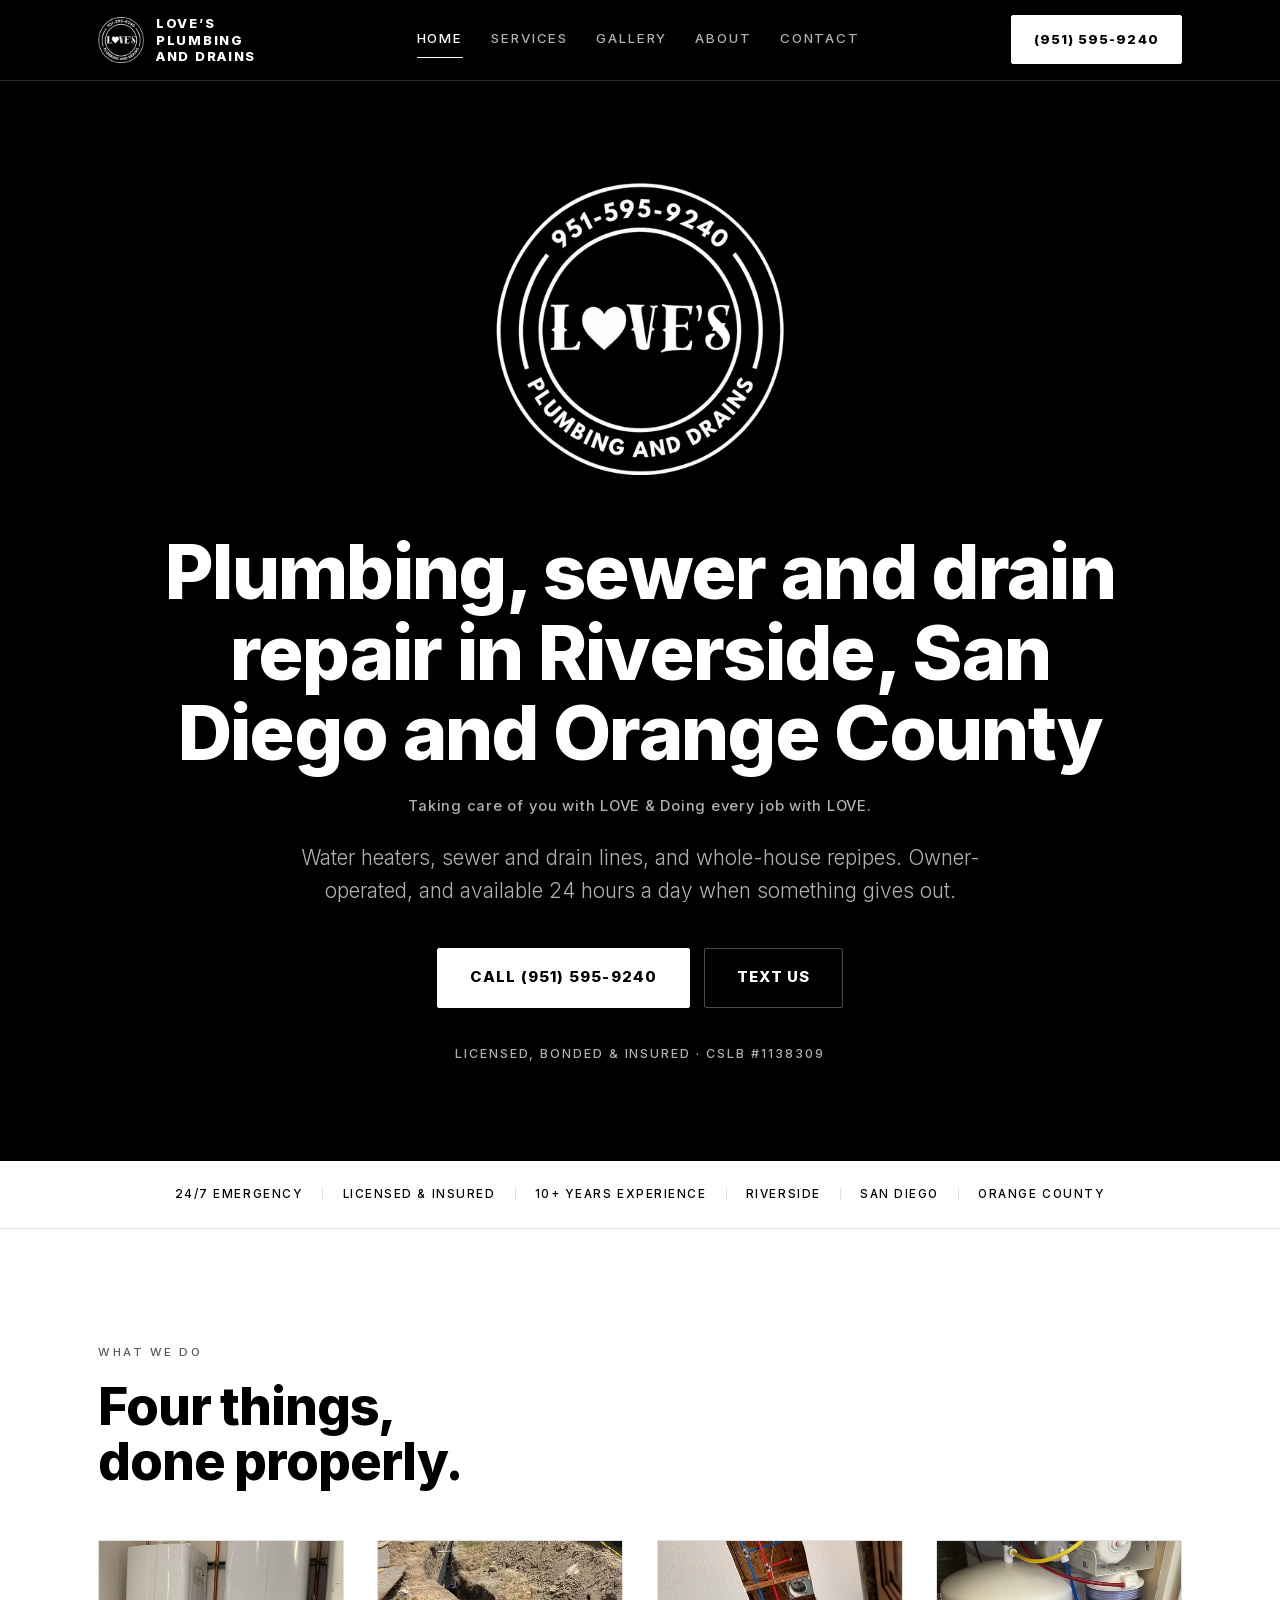
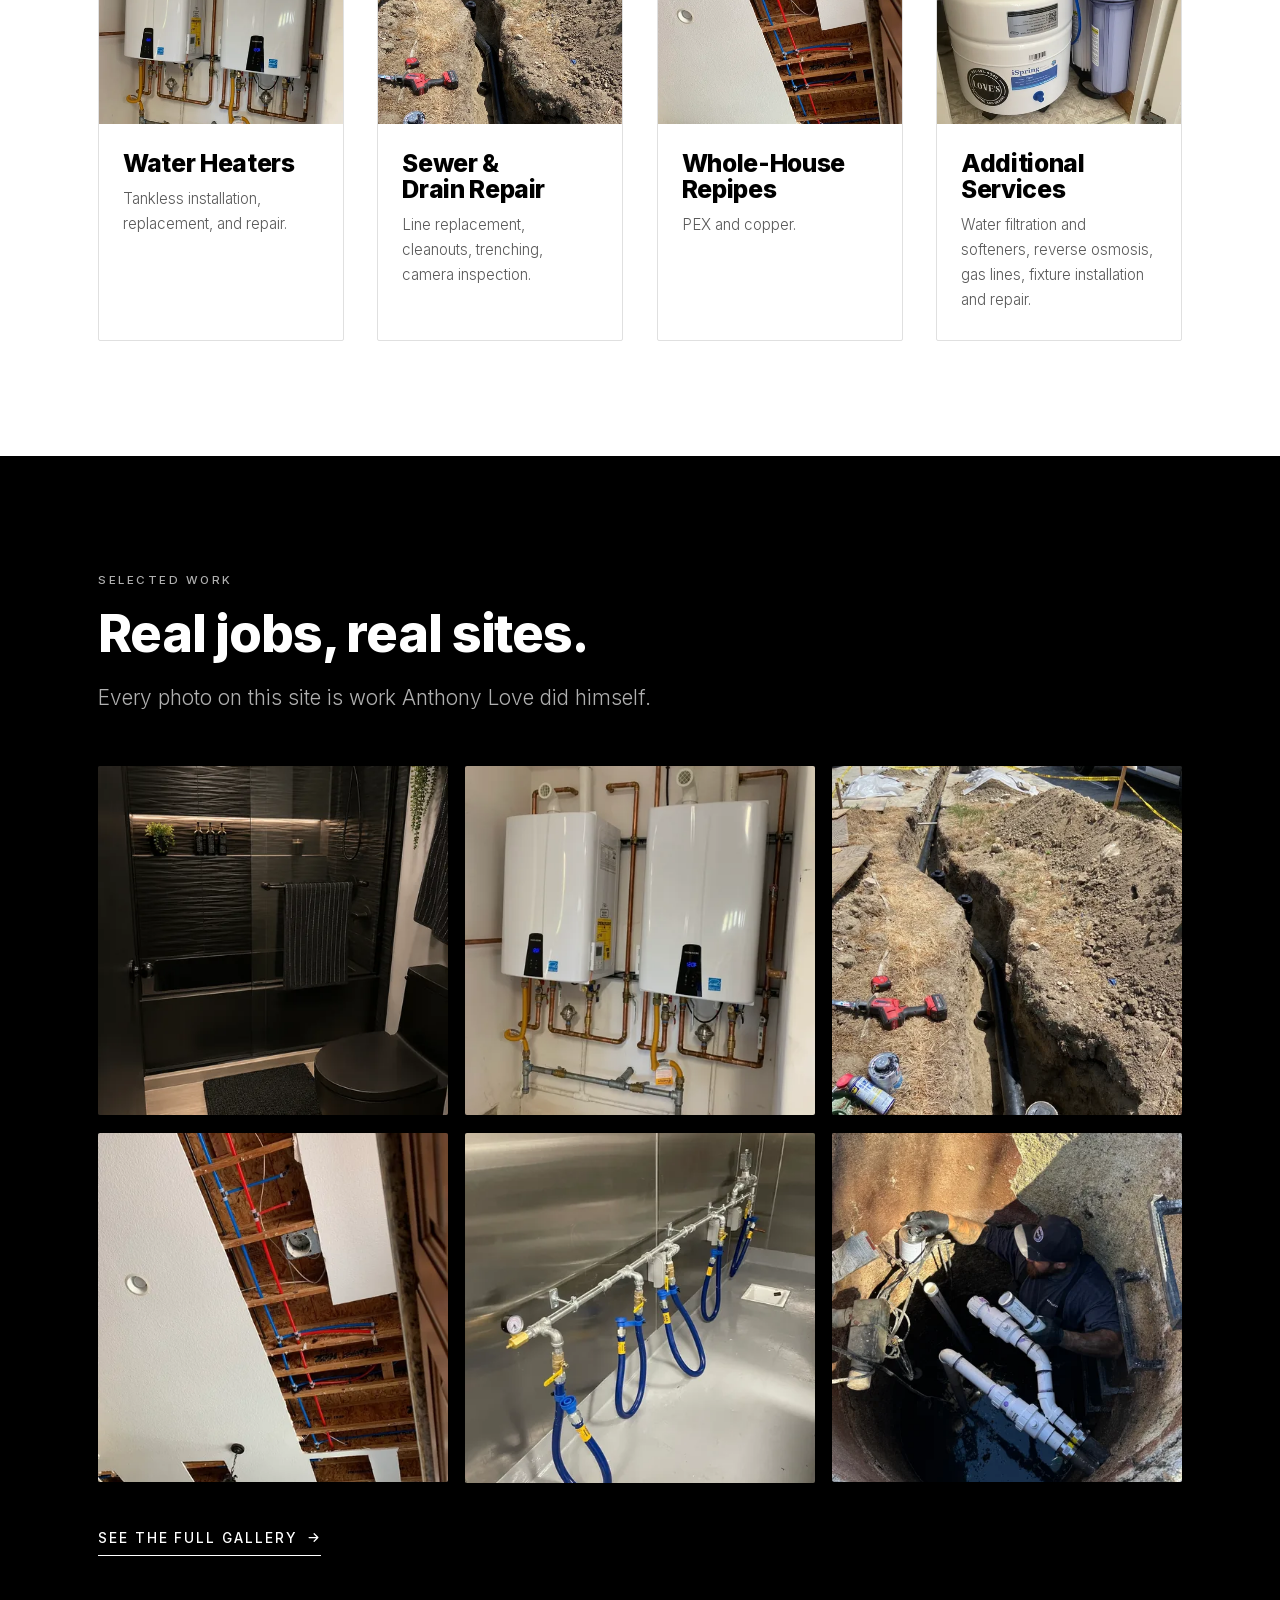
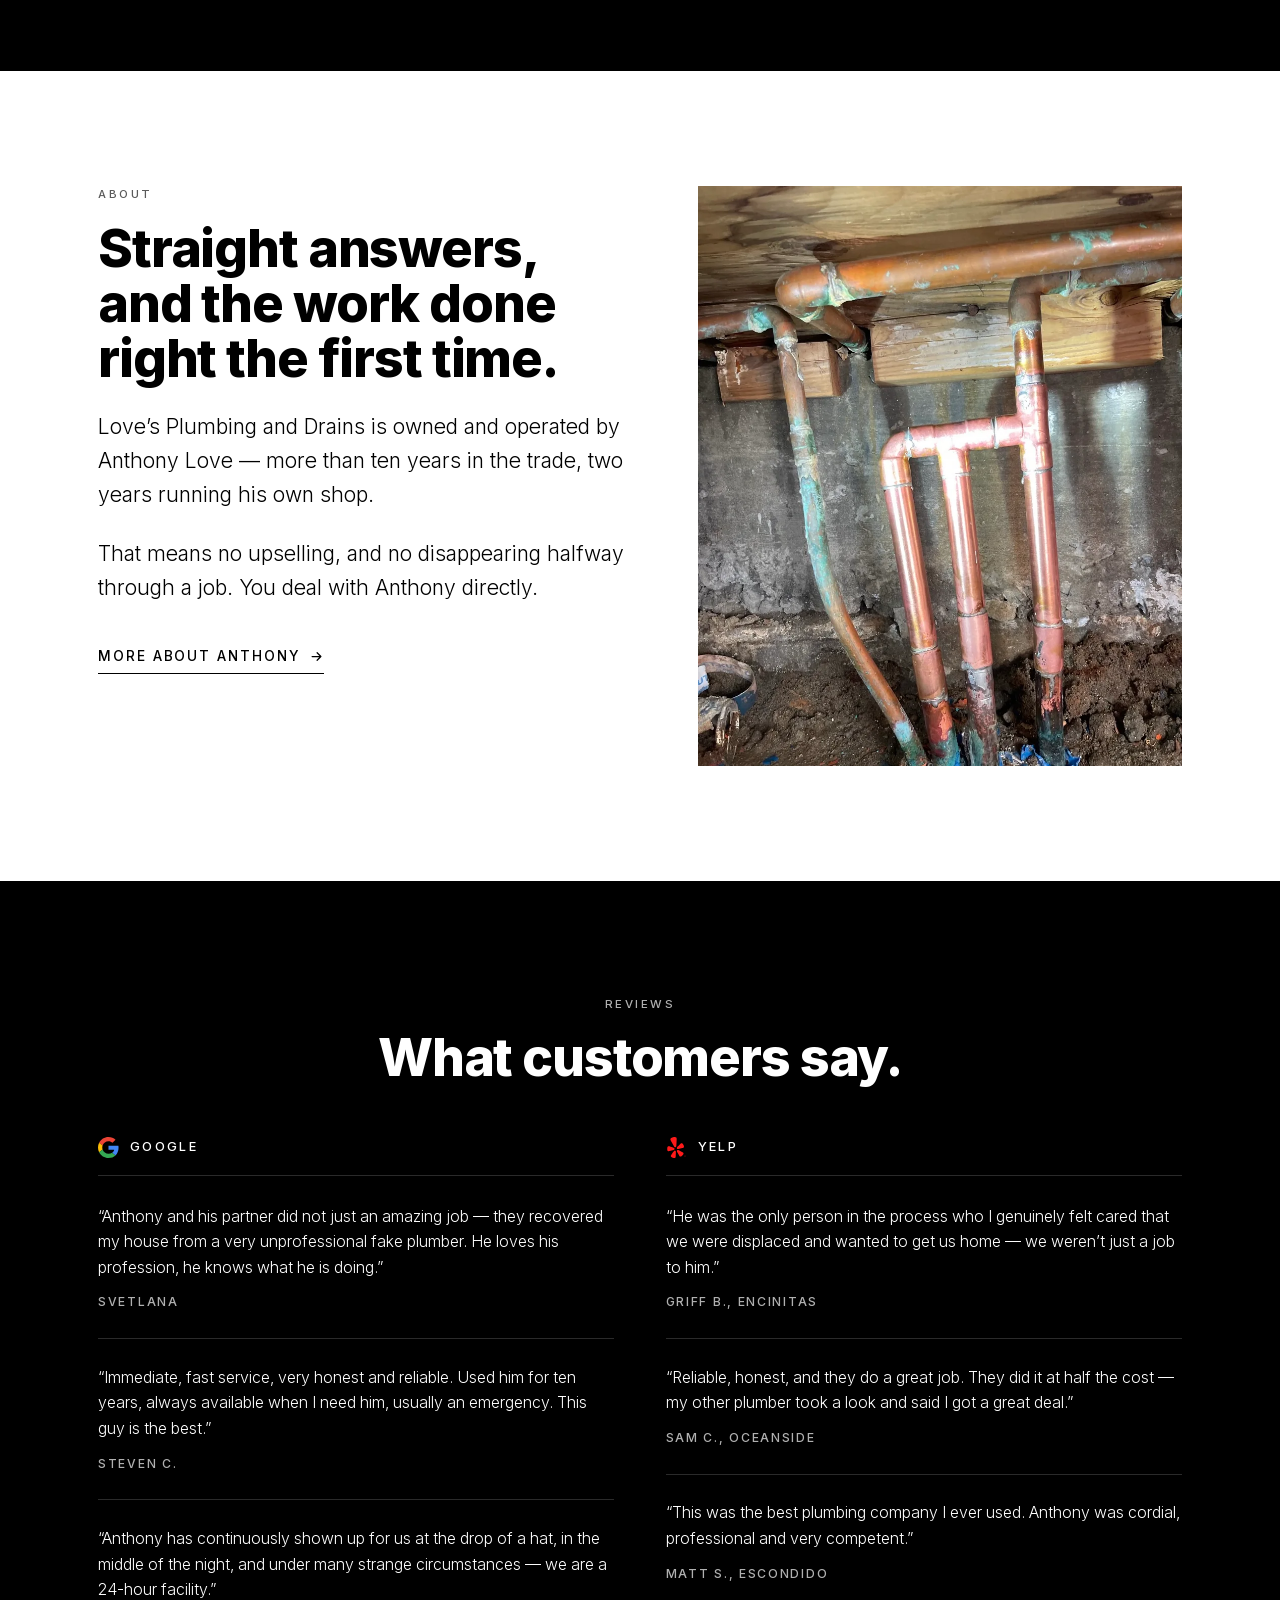
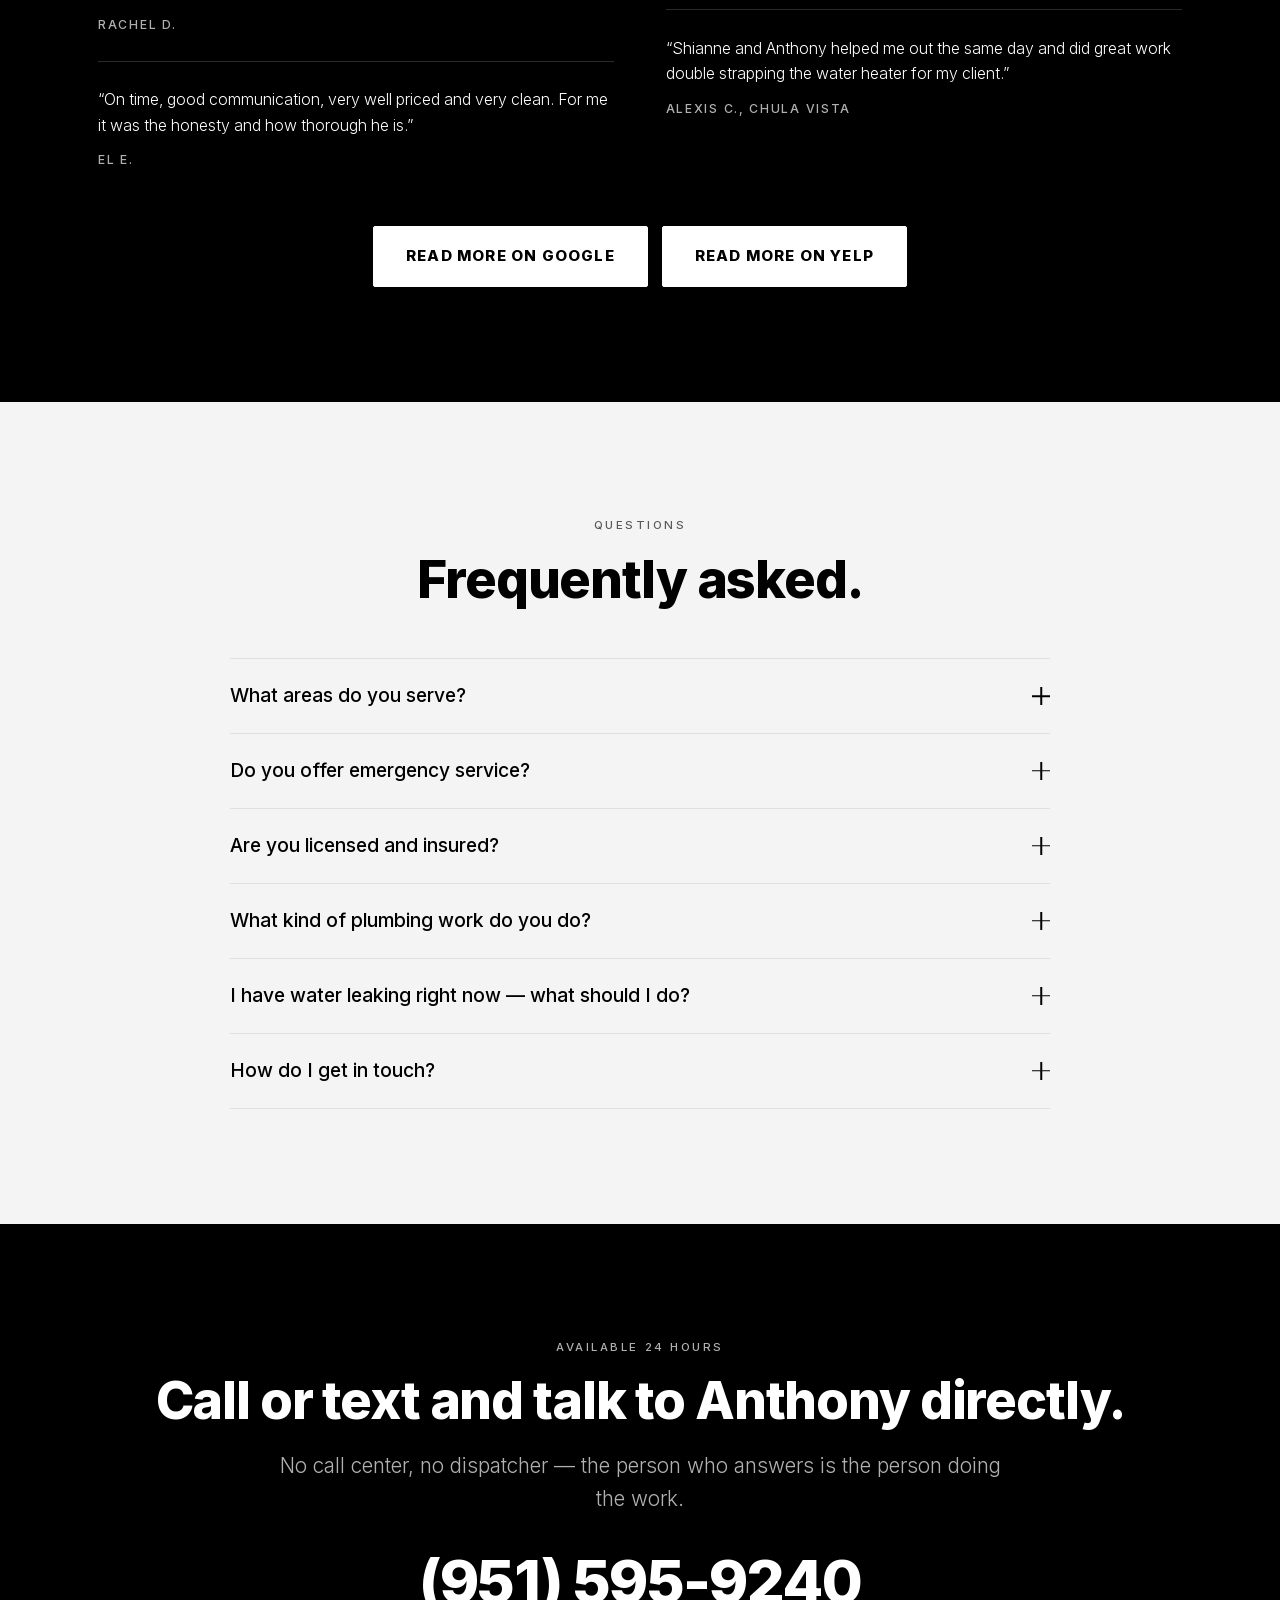
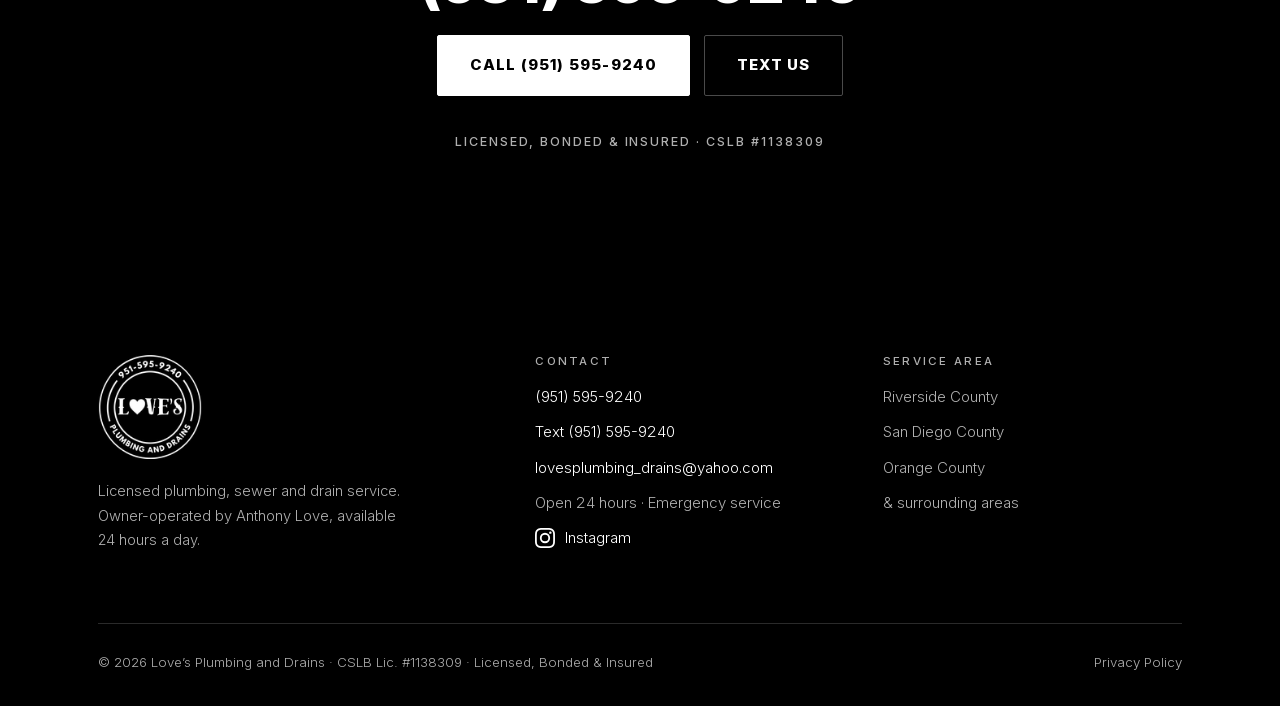
<file: index.html>
<!DOCTYPE html>
<html lang="en">
<head>
<meta charset="utf-8">
<meta name="viewport" content="width=device-width, initial-scale=1">
<title>Love’s Plumbing and Drains — Plumbing, Sewer &amp;amp; Drain Repair | Riverside, San Diego &amp;amp; Orange County</title>
<meta name="description" content="Owner-operated plumbing, sewer and drain contractor serving Riverside, San Diego and Orange County. Water heaters, sewer repair, whole-house repipes. Licensed, bonded and insured. Call or text (951) 595-9240, 24 hours a day.">
<link rel="canonical" href="https://mathias1-creator.github.io/loves-plumbing/">

<meta property="og:type" content="website">
<meta property="og:site_name" content="Love’s Plumbing and Drains">
<meta property="og:title" content="Love’s Plumbing and Drains — Plumbing, Sewer &amp;amp; Drain Repair | Riverside, San Diego &amp;amp; Orange County">
<meta property="og:description" content="Owner-operated plumbing, sewer and drain contractor serving Riverside, San Diego and Orange County. Water heaters, sewer repair, whole-house repipes. Licensed, bonded and insured. Call or text (951) 595-9240, 24 hours a day.">
<meta property="og:url" content="https://mathias1-creator.github.io/loves-plumbing/">
<meta property="og:image" content="https://mathias1-creator.github.io/loves-plumbing/assets/img/og-image.png">
<meta property="og:image:width" content="1200">
<meta property="og:image:height" content="630">
<meta property="og:image:alt" content="Love’s Plumbing and Drains — licensed plumbing, sewer and drain service">
<meta name="twitter:card" content="summary_large_image">
<meta name="twitter:title" content="Love’s Plumbing and Drains — Plumbing, Sewer &amp;amp; Drain Repair | Riverside, San Diego &amp;amp; Orange County">
<meta name="twitter:description" content="Owner-operated plumbing, sewer and drain contractor serving Riverside, San Diego and Orange County. Water heaters, sewer repair, whole-house repipes. Licensed, bonded and insured. Call or text (951) 595-9240, 24 hours a day.">
<meta name="twitter:image" content="https://mathias1-creator.github.io/loves-plumbing/assets/img/og-image.png">

<link rel="icon" href="assets/img/favicon.ico" sizes="any">
<link rel="icon" type="image/png" sizes="32x32" href="assets/img/favicon-32.png">
<link rel="apple-touch-icon" href="assets/img/apple-touch-icon.png">
<meta name="theme-color" content="#000000">

<link rel="preload" href="assets/fonts/inter-var.woff2" as="font" type="font/woff2" crossorigin>
<link rel="stylesheet" href="assets/css/site.css">
<script type="application/ld+json">[{"@context":"https://schema.org","@type":"Plumber","@id":"https://mathias1-creator.github.io/loves-plumbing/#business","name":"Love\u2019s Plumbing and Drains","url":"https://mathias1-creator.github.io/loves-plumbing/","telephone":"(951) 595-9240","email":"lovesplumbing_drains@yahoo.com","image":"https://mathias1-creator.github.io/loves-plumbing/assets/img/og-image.png","logo":"https://mathias1-creator.github.io/loves-plumbing/assets/img/logo-white.png","description":"Owner-operated plumbing, sewer and drain contractor serving Riverside, San Diego and Orange County. Water heaters, sewer and drain repair, whole-house repipes. Licensed, bonded and insured, 24 hours a day.","slogan":"Taking care of you with LOVE & Doing every job with LOVE.","founder":{"@type":"Person","name":"Anthony Love"},"areaServed":[{"@type":"AdministrativeArea","name":"Riverside"},{"@type":"AdministrativeArea","name":"San Diego"},{"@type":"AdministrativeArea","name":"Orange County"}],"openingHoursSpecification":[{"@type":"OpeningHoursSpecification","dayOfWeek":["Monday","Tuesday","Wednesday","Thursday","Friday","Saturday","Sunday"],"opens":"00:00","closes":"23:59"}],"hasCredential":{"@type":"EducationalOccupationalCredential","credentialCategory":"CSLB Contractor License","identifier":"1138309"},"sameAs":["https://www.instagram.com/loves_plumbing_and_drains/"],"hasOfferCatalog":{"@type":"OfferCatalog","name":"Plumbing services","itemListElement":[{"@type":"Offer","itemOffered":{"@type":"Service","name":"Water heater installation, replacement and repair"}},{"@type":"Offer","itemOffered":{"@type":"Service","name":"Tankless water heater installation"}},{"@type":"Offer","itemOffered":{"@type":"Service","name":"Sewer and drain line repair and replacement"}},{"@type":"Offer","itemOffered":{"@type":"Service","name":"Drain cleanouts and camera inspection"}},{"@type":"Offer","itemOffered":{"@type":"Service","name":"Whole-house repipes in PEX and copper"}},{"@type":"Offer","itemOffered":{"@type":"Service","name":"Water filtration, softeners and reverse osmosis"}},{"@type":"Offer","itemOffered":{"@type":"Service","name":"Gas line installation and repair"}},{"@type":"Offer","itemOffered":{"@type":"Service","name":"Fixture installation and repair"}}]}},{"@context":"https://schema.org","@type":"FAQPage","mainEntity":[{"@type":"Question","name":"What areas do you serve?","acceptedAnswer":{"@type":"Answer","text":"Riverside, San Diego, and Orange County, plus surrounding areas."}},{"@type":"Question","name":"Do you offer emergency service?","acceptedAnswer":{"@type":"Answer","text":"Yes. Emergency service is available 24 hours a day."}},{"@type":"Question","name":"Are you licensed and insured?","acceptedAnswer":{"@type":"Answer","text":"Yes \u2014 licensed, bonded, and insured. CSLB License #1138309."}},{"@type":"Question","name":"What kind of plumbing work do you do?","acceptedAnswer":{"@type":"Answer","text":"Four main areas: water heaters, including tankless installation, replacement and repair; sewer and drain repair, including line replacement, cleanouts, trenching and camera inspection; whole-house repipes in PEX and copper; and additional work such as water filtration and softeners, reverse osmosis, gas lines, and fixture installation and repair."}},{"@type":"Question","name":"I have water leaking right now \u2014 what should I do?","acceptedAnswer":{"@type":"Answer","text":"Shut off the main water valve to the house, then call (951) 595-9240. If the leak is near anything electrical, stay clear of it and call from a safe spot."}},{"@type":"Question","name":"How do I get in touch?","acceptedAnswer":{"@type":"Answer","text":"Call or text (951) 595-9240, any time."}}]}]</script>
</head>
<body>
<a class="skip" href="#main">Skip to content</a>
<header class="site-header">
<div class="wrap header-inner">
<a class="brand" href="">
<img src="assets/img/logo-white-64.png"
     srcset="assets/img/logo-white-64.png 64w, assets/img/logo-white-128.png 128w"
     sizes="46px" width="46" height="46" alt="Love’s Plumbing and Drains home">
<span class="brand-name">Love&rsquo;s Plumbing<br>and Drains</span>
</a>
<button class="nav-toggle" type="button" aria-expanded="false" aria-controls="primary-nav" aria-label="Menu"><span></span></button>
<nav class="nav" id="primary-nav" aria-label="Primary"><a href="" aria-current="page">Home</a><a href="services/">Services</a><a href="gallery/">Gallery</a><a href="about/">About</a><a href="contact/">Contact</a></nav>
<a class="btn btn--light header-cta" href="tel:+19515959240">(951) 595-9240</a>
</div>
</header>
<main id="main">

<section class="hero">
<div class="wrap">
<img class="hero-badge" src="assets/img/logo-white-400.png"
     srcset="assets/img/logo-white-256.png 256w, assets/img/logo-white-400.png 400w, assets/img/logo-white-600.png 600w"
     sizes="(min-width: 900px) 292px, 27vw"
     width="600" height="600" alt="Love’s Plumbing and Drains" fetchpriority="high">
<h1>Plumbing, sewer and drain repair in Riverside, San Diego and Orange County</h1>
<p class="hero-tagline">Taking care of you with LOVE &amp; Doing every job with LOVE.</p>
<p class="lede">Water heaters, sewer and drain lines, and whole-house repipes. Owner-operated, and available 24 hours a day when something gives out.</p>
<div class="btn-row"><a class="btn btn--light" href="tel:+19515959240">Call (951) 595-9240</a><a class="btn btn--outline-light" href="sms:+19515959240">Text us</a></div>
<p class="hero-license">Licensed, Bonded &amp; Insured &middot; CSLB #1138309</p>
</div>
</section>

<section class="trust" aria-label="At a glance">
<div class="wrap"><ul><li>24/7 Emergency</li><li>Licensed &amp; Insured</li><li>10+ Years Experience</li><li>Riverside</li><li>San Diego</li><li>Orange County</li></ul></div>
</section>

<section class="section section--light" aria-labelledby="svc-h">
<div class="wrap">
<div class="section-head">
<span class="eyebrow">What we do</span>
<h2 id="svc-h">Four things, done properly.</h2>
</div>
<div class="svc-grid"><a class="svc-card reveal" href="services/#water-heaters"><div class="svc-media"><picture><source type="image/webp" srcset="assets/img/photos/water-heater-tankless-navien-pair-01-480.webp 480w, assets/img/photos/water-heater-tankless-navien-pair-01-960.webp 960w, assets/img/photos/water-heater-tankless-navien-pair-01-1284.webp 1284w" sizes="(min-width: 900px) 30vw, (min-width: 560px) 45vw, 92vw"><img src="assets/img/photos/water-heater-tankless-navien-pair-01-960.jpg" srcset="assets/img/photos/water-heater-tankless-navien-pair-01-480.jpg 480w, assets/img/photos/water-heater-tankless-navien-pair-01-960.jpg 960w, assets/img/photos/water-heater-tankless-navien-pair-01-1284.jpg 1284w" sizes="(min-width: 900px) 30vw, (min-width: 560px) 45vw, 92vw" width="1284" height="1683" alt="Two white Navien tankless water heaters mounted side by side on a wall, connected with copper manifolds, isolation valves and yellow gas lines" loading="lazy" decoding="async"></picture></div><div class="svc-body"><h3>Water Heaters</h3><p>Tankless installation, replacement, and repair.</p></div></a><a class="svc-card reveal" href="services/#sewer-drain"><div class="svc-media"><picture><source type="image/webp" srcset="assets/img/photos/sewer-trench-caution-tape-01-480.webp 480w, assets/img/photos/sewer-trench-caution-tape-01-960.webp 960w, assets/img/photos/sewer-trench-caution-tape-01-1284.webp 1284w" sizes="(min-width: 900px) 30vw, (min-width: 560px) 45vw, 92vw"><img src="assets/img/photos/sewer-trench-caution-tape-01-960.jpg" srcset="assets/img/photos/sewer-trench-caution-tape-01-480.jpg 480w, assets/img/photos/sewer-trench-caution-tape-01-960.jpg 960w, assets/img/photos/sewer-trench-caution-tape-01-1284.jpg 1284w" sizes="(min-width: 900px) 30vw, (min-width: 560px) 45vw, 92vw" width="1284" height="1664" alt="Long open trench running along a driveway with a new black ABS sewer line and cleanout fitting, cordoned off with caution tape" loading="lazy" decoding="async"></picture></div><div class="svc-body"><h3>Sewer &amp; Drain Repair</h3><p>Line replacement, cleanouts, trenching, camera inspection.</p></div></a><a class="svc-card reveal" href="services/#repipes"><div class="svc-media"><picture><source type="image/webp" srcset="assets/img/photos/repipe-pex-ceiling-01-480.webp 480w, assets/img/photos/repipe-pex-ceiling-01-960.webp 960w, assets/img/photos/repipe-pex-ceiling-01-1284.webp 1284w" sizes="(min-width: 900px) 30vw, (min-width: 560px) 45vw, 92vw"><img src="assets/img/photos/repipe-pex-ceiling-01-960.jpg" srcset="assets/img/photos/repipe-pex-ceiling-01-480.jpg 480w, assets/img/photos/repipe-pex-ceiling-01-960.jpg 960w, assets/img/photos/repipe-pex-ceiling-01-1284.jpg 1284w" sizes="(min-width: 900px) 30vw, (min-width: 560px) 45vw, 92vw" width="1284" height="1603" alt="Red and blue PEX water lines running through open ceiling joists during a whole-house repipe" loading="lazy" decoding="async"></picture></div><div class="svc-body"><h3>Whole-House Repipes</h3><p>PEX and copper.</p></div></a><a class="svc-card reveal" href="services/#additional"><div class="svc-media"><picture><source type="image/webp" srcset="assets/img/photos/filtration-reverse-osmosis-undersink-01-480.webp 480w, assets/img/photos/filtration-reverse-osmosis-undersink-01-960.webp 960w, assets/img/photos/filtration-reverse-osmosis-undersink-01-1600.webp 1600w" sizes="(min-width: 900px) 30vw, (min-width: 560px) 45vw, 92vw"><img src="assets/img/photos/filtration-reverse-osmosis-undersink-01-960.jpg" srcset="assets/img/photos/filtration-reverse-osmosis-undersink-01-480.jpg 480w, assets/img/photos/filtration-reverse-osmosis-undersink-01-960.jpg 960w, assets/img/photos/filtration-reverse-osmosis-undersink-01-1600.jpg 1600w" sizes="(min-width: 900px) 30vw, (min-width: 560px) 45vw, 92vw" width="1600" height="2133" alt="Under-sink iSpring reverse osmosis drinking water system with storage tank and filter housings, labeled with a Love’s Plumbing and Drains sticker" loading="lazy" decoding="async"></picture></div><div class="svc-body"><h3>Additional Services</h3><p>Water filtration and softeners, reverse osmosis, gas lines, fixture installation and repair.</p></div></a></div>
</div>
</section>

<section class="section section--dark" aria-labelledby="work-h">
<div class="wrap">
<div class="section-head">
<span class="eyebrow">Selected work</span>
<h2 id="work-h">Real jobs, real sites.</h2>
<p class="lede" style="margin-top:1.25rem">Every photo on this site is work Anthony Love did himself.</p>
</div>
<div class="work-grid reveal"><a href="gallery/"><picture><source type="image/webp" srcset="assets/img/photos/bathroom-dark-tile-finished-01-480.webp 480w, assets/img/photos/bathroom-dark-tile-finished-01-960.webp 960w, assets/img/photos/bathroom-dark-tile-finished-01-1086.webp 1086w" sizes="(min-width: 900px) 30vw, (min-width: 560px) 45vw, 92vw"><img src="assets/img/photos/bathroom-dark-tile-finished-01-960.jpg" srcset="assets/img/photos/bathroom-dark-tile-finished-01-480.jpg 480w, assets/img/photos/bathroom-dark-tile-finished-01-960.jpg 960w, assets/img/photos/bathroom-dark-tile-finished-01-1086.jpg 1086w" sizes="(min-width: 900px) 30vw, (min-width: 560px) 45vw, 92vw" width="1086" height="1448" alt="Finished bathroom with dark textured wave tile, a black soaking tub, matte black shower fixtures and a lit recessed niche" loading="lazy" decoding="async"></picture></a><a href="gallery/"><picture><source type="image/webp" srcset="assets/img/photos/water-heater-tankless-navien-pair-01-480.webp 480w, assets/img/photos/water-heater-tankless-navien-pair-01-960.webp 960w, assets/img/photos/water-heater-tankless-navien-pair-01-1284.webp 1284w" sizes="(min-width: 900px) 30vw, (min-width: 560px) 45vw, 92vw"><img src="assets/img/photos/water-heater-tankless-navien-pair-01-960.jpg" srcset="assets/img/photos/water-heater-tankless-navien-pair-01-480.jpg 480w, assets/img/photos/water-heater-tankless-navien-pair-01-960.jpg 960w, assets/img/photos/water-heater-tankless-navien-pair-01-1284.jpg 1284w" sizes="(min-width: 900px) 30vw, (min-width: 560px) 45vw, 92vw" width="1284" height="1683" alt="Two white Navien tankless water heaters mounted side by side on a wall, connected with copper manifolds, isolation valves and yellow gas lines" loading="lazy" decoding="async"></picture></a><a href="gallery/"><picture><source type="image/webp" srcset="assets/img/photos/sewer-trench-caution-tape-01-480.webp 480w, assets/img/photos/sewer-trench-caution-tape-01-960.webp 960w, assets/img/photos/sewer-trench-caution-tape-01-1284.webp 1284w" sizes="(min-width: 900px) 30vw, (min-width: 560px) 45vw, 92vw"><img src="assets/img/photos/sewer-trench-caution-tape-01-960.jpg" srcset="assets/img/photos/sewer-trench-caution-tape-01-480.jpg 480w, assets/img/photos/sewer-trench-caution-tape-01-960.jpg 960w, assets/img/photos/sewer-trench-caution-tape-01-1284.jpg 1284w" sizes="(min-width: 900px) 30vw, (min-width: 560px) 45vw, 92vw" width="1284" height="1664" alt="Long open trench running along a driveway with a new black ABS sewer line and cleanout fitting, cordoned off with caution tape" loading="lazy" decoding="async"></picture></a><a href="gallery/"><picture><source type="image/webp" srcset="assets/img/photos/repipe-pex-ceiling-01-480.webp 480w, assets/img/photos/repipe-pex-ceiling-01-960.webp 960w, assets/img/photos/repipe-pex-ceiling-01-1284.webp 1284w" sizes="(min-width: 900px) 30vw, (min-width: 560px) 45vw, 92vw"><img src="assets/img/photos/repipe-pex-ceiling-01-960.jpg" srcset="assets/img/photos/repipe-pex-ceiling-01-480.jpg 480w, assets/img/photos/repipe-pex-ceiling-01-960.jpg 960w, assets/img/photos/repipe-pex-ceiling-01-1284.jpg 1284w" sizes="(min-width: 900px) 30vw, (min-width: 560px) 45vw, 92vw" width="1284" height="1603" alt="Red and blue PEX water lines running through open ceiling joists during a whole-house repipe" loading="lazy" decoding="async"></picture></a><a href="gallery/"><picture><source type="image/webp" srcset="assets/img/photos/gas-line-commercial-kitchen-03-480.webp 480w, assets/img/photos/gas-line-commercial-kitchen-03-960.webp 960w, assets/img/photos/gas-line-commercial-kitchen-03-1284.webp 1284w" sizes="(min-width: 900px) 30vw, (min-width: 560px) 45vw, 92vw"><img src="assets/img/photos/gas-line-commercial-kitchen-03-960.jpg" srcset="assets/img/photos/gas-line-commercial-kitchen-03-480.jpg 480w, assets/img/photos/gas-line-commercial-kitchen-03-960.jpg 960w, assets/img/photos/gas-line-commercial-kitchen-03-1284.jpg 1284w" sizes="(min-width: 900px) 30vw, (min-width: 560px) 45vw, 92vw" width="1284" height="1643" alt="Blue commercial gas connectors and shutoff valves running along a stainless steel commercial kitchen wall" loading="lazy" decoding="async"></picture></a><a href="gallery/"><picture><source type="image/webp" srcset="assets/img/photos/sewer-vault-service-10-480.webp 480w, assets/img/photos/sewer-vault-service-10-960.webp 960w, assets/img/photos/sewer-vault-service-10-1600.webp 1600w" sizes="(min-width: 900px) 30vw, (min-width: 560px) 45vw, 92vw"><img src="assets/img/photos/sewer-vault-service-10-960.jpg" srcset="assets/img/photos/sewer-vault-service-10-480.jpg 480w, assets/img/photos/sewer-vault-service-10-960.jpg 960w, assets/img/photos/sewer-vault-service-10-1600.jpg 1600w" sizes="(min-width: 900px) 30vw, (min-width: 560px) 45vw, 92vw" width="1600" height="2133" alt="Plumber working inside a below-grade concrete vault, installing new PVC piping above standing water" loading="lazy" decoding="async"></picture></a></div>
<p style="margin-top:2.5rem"><a class="link-more" href="gallery/">See the full gallery <svg class="arrow" viewBox="0 0 24 24" fill="none" stroke="currentColor" stroke-width="2" stroke-linecap="round" stroke-linejoin="round" aria-hidden="true" focusable="false"><path d="M5 12h14M13 6l6 6-6 6"/></svg></a></p>
</div>
</section>

<section class="section section--light" aria-labelledby="about-h">
<div class="wrap about-split">
<div class="about-copy reveal">
<span class="eyebrow">About</span>
<h2 id="about-h" style="margin-bottom:1.5rem">Straight answers, and the work done right the first time.</h2>
<p>Love’s Plumbing and Drains is owned and operated by Anthony Love — more than ten years in the trade, two years running his own shop.</p>
<p>That means no upselling, and no disappearing halfway through a job. You deal with Anthony directly.</p>
<p style="margin-top:2rem"><a class="link-more" href="about/">More about Anthony <svg class="arrow" viewBox="0 0 24 24" fill="none" stroke="currentColor" stroke-width="2" stroke-linecap="round" stroke-linejoin="round" aria-hidden="true" focusable="false"><path d="M5 12h14M13 6l6 6-6 6"/></svg></a></p>
</div>
<div class="reveal"><picture><source type="image/webp" srcset="assets/img/photos/repipe-copper-crawlspace-03-480.webp 480w, assets/img/photos/repipe-copper-crawlspace-03-960.webp 960w, assets/img/photos/repipe-copper-crawlspace-03-1284.webp 1284w" sizes="(min-width: 860px) 46vw, 92vw"><img src="assets/img/photos/repipe-copper-crawlspace-03-960.jpg" srcset="assets/img/photos/repipe-copper-crawlspace-03-480.jpg 480w, assets/img/photos/repipe-copper-crawlspace-03-960.jpg 960w, assets/img/photos/repipe-copper-crawlspace-03-1284.jpg 1284w" sizes="(min-width: 860px) 46vw, 92vw" width="1284" height="1535" alt="New copper supply manifold installed against a concrete foundation wall in a crawlspace" loading="lazy" decoding="async"></picture></div>
</div>
</section>

<section class="section section--dark" aria-labelledby="rev-h">
<div class="wrap">
<div class="section-head" style="text-align:center;margin-inline:auto">
<span class="eyebrow">Reviews</span>
<h2 id="rev-h">What customers say.</h2>
</div>
<div class="reviews-grid reveal">
<div class="reviews-col"><h3 class="reviews-source"><svg aria-hidden="true" focusable="false" viewBox="0 0 48 48"><path fill="#EA4335" d="M24 9.5c3.54 0 6.71 1.22 9.21 3.6l6.85-6.85C35.9 2.38 30.47 0 24 0 14.62 0 6.51 5.38 2.56 13.22l7.98 6.19C12.43 13.72 17.74 9.5 24 9.5z"/><path fill="#4285F4" d="M46.98 24.55c0-1.57-.15-3.09-.38-4.55H24v9.02h12.94c-.58 2.96-2.26 5.48-4.78 7.18l7.73 6c4.51-4.18 7.09-10.36 7.09-17.65z"/><path fill="#FBBC05" d="M10.53 28.59c-.48-1.45-.76-2.99-.76-4.59s.27-3.14.76-4.59l-7.98-6.19C.92 16.46 0 20.12 0 24c0 3.88.92 7.54 2.56 10.78l7.97-6.19z"/><path fill="#34A853" d="M24 48c6.48 0 11.93-2.13 15.89-5.81l-7.73-6c-2.15 1.45-4.92 2.3-8.16 2.3-6.26 0-11.57-4.22-13.47-9.91l-7.98 6.19C6.51 42.62 14.62 48 24 48z"/></svg><span>Google</span></h3><div class="review-list"><figure class="review"><blockquote><p>&ldquo;Anthony and his partner did not just an amazing job — they recovered my house from a very unprofessional fake plumber. He loves his profession, he knows what he is doing.&rdquo;</p></blockquote><figcaption>Svetlana</figcaption></figure><figure class="review"><blockquote><p>&ldquo;Immediate, fast service, very honest and reliable. Used him for ten years, always available when I need him, usually an emergency. This guy is the best.&rdquo;</p></blockquote><figcaption>Steven C.</figcaption></figure><figure class="review"><blockquote><p>&ldquo;Anthony has continuously shown up for us at the drop of a hat, in the middle of the night, and under many strange circumstances — we are a 24-hour facility.&rdquo;</p></blockquote><figcaption>Rachel D.</figcaption></figure><figure class="review"><blockquote><p>&ldquo;On time, good communication, very well priced and very clean. For me it was the honesty and how thorough he is.&rdquo;</p></blockquote><figcaption>El E.</figcaption></figure></div></div>
<div class="reviews-col"><h3 class="reviews-source"><svg aria-hidden="true" focusable="false" viewBox="0 0 24 24"><path fill="#FF1A1A" d="m7.6885 15.1415-3.6715.8483c-.3769.0871-.755.183-1.1452.155-.2611-.0188-.5122-.0414-.7606-.213a1.179 1.179 0 0 1-.331-.3594c-.3486-.5519-.3656-1.3661-.3697-2.0004a6.2874 6.2874 0 0 1 .3314-2.0642 1.857 1.857 0 0 1 .1073-.2474 2.3426 2.3426 0 0 1 .1255-.2165 2.4572 2.4572 0 0 1 .1563-.1975 1.1736 1.1736 0 0 1 .399-.2831 1.082 1.082 0 0 1 .4592-.0837c.2355.0016.5139.052.91.1734.0555.0191.1237.0382.1856.0572.3277.1013.7048.2404 1.1499.3987.6863.2404 1.3663.487 2.0463.7397l1.2117.4423c.2217.0807.4363.18.6412.297.174.0984.3273.2298.4512.387a1.217 1.217 0 0 1 .192.4309 1.2205 1.2205 0 0 1-.872 1.4522c-.0468.0151-.0852.0239-.1085.0293l-1.105.2553-.0031-.001zM18.8208 7.565a1.8506 1.8506 0 0 0-.2042-.1754 2.4082 2.4082 0 0 0-.2077-.1394 2.3607 2.3607 0 0 0-.2269-.109 1.1705 1.1705 0 0 0-.482-.0796 1.0862 1.0862 0 0 0-.4498.1263c-.2107.1048-.4388.2732-.742.5551-.042.0417-.0947.0886-.142.133-.2502.2351-.5286.5252-.8599.863a114.6363 114.6363 0 0 0-1.5166 1.5629l-.8962.9293a4.1897 4.1897 0 0 0-.4466.5483 1.541 1.541 0 0 0-.2364.5459 1.2199 1.2199 0 0 0 .0107.4518l.0046.02a1.218 1.218 0 0 0 1.4184.923 1.162 1.162 0 0 0 .1105-.0213l4.7781-1.104c.3766-.087.7587-.1667 1.097-.3631.2269-.1316.4428-.262.5909-.5252a1.1793 1.1793 0 0 0 .1405-.4683c.0733-.6512-.2668-1.3908-.5403-1.963a6.2792 6.2792 0 0 0-1.2001-1.7103zM8.9703.0754a8.6724 8.6724 0 0 0-.83.1564c-.2754.066-.548.1383-.8146.2236-.868.2844-2.0884.8063-2.295 1.8065-.1165.5655.1595 1.1439.3737 1.66.2595.6254.614 1.1889.9373 1.7777.8543 1.5545 1.7245 3.0993 2.5922 4.6457.259.4617.5416 1.0464 1.043 1.2856a1.058 1.058 0 0 0 .1013.0383c.2248.0851.4699.1016.7041.0471a4.3015 4.3015 0 0 0 .0418-.0097 1.2136 1.2136 0 0 0 .5658-.3397 1.1033 1.1033 0 0 0 .079-.0822c.3463-.435.3454-1.0833.3764-1.6134.1042-1.771.2139-3.5423.3009-5.3142.0332-.6712.1055-1.3333.0655-2.0096-.0328-.5579-.0368-1.1984-.3891-1.6563-.6218-.8073-1.9476-.741-2.8523-.6158zm2.084 15.9505a1.1053 1.1053 0 0 0-1.2306-.4145 1.1398 1.1398 0 0 0-.1526.0633 1.4806 1.4806 0 0 0-.2171.1354c-.1992.1475-.3668.3392-.5196.5315-.0386.049-.074.1143-.12.1562l-.7686 1.0573a113.9168 113.9168 0 0 0-1.2913 1.789c-.278.3895-.5184.7184-.7083 1.0094-.036.0547-.0734.116-.1075.1647-.2277.3522-.3566.6092-.4228.8381a1.0945 1.0945 0 0 0-.046.4721c.0211.1655.0768.3246.1635.467.046.0715.0957.1406.1487.207a2.334 2.334 0 0 0 .1754.1825 1.843 1.843 0 0 0 .2108.1732c.5304.369 1.1112.6342 1.722.8391a6.0958 6.0958 0 0 0 1.5716.3004c.091.0046.1821.0025.2728-.006a2.3878 2.3878 0 0 0 .2506-.0351 2.3862 2.3862 0 0 0 .2447-.071 1.1927 1.1927 0 0 0 .4175-.2658c.1127-.113.1994-.249.2541-.3989.0889-.2214.1473-.5026.1857-.92.0034-.0593.0118-.1305.0177-.1958.0304-.3463.0443-.7531.0666-1.2315.0375-.7357.067-1.4681.0903-2.2026 0 0 .0495-1.3053.0494-1.306.0113-.3008.002-.6342-.0814-.9336a1.396 1.396 0 0 0-.1756-.4054zm8.6754 2.0439c-.1605-.176-.3878-.3514-.7462-.5682-.0518-.0288-.1124-.0674-.1684-.1009-.2985-.1795-.658-.3684-1.078-.5965a120.7615 120.7615 0 0 0-1.9427-1.042l-1.1515-.6107c-.0597-.0175-.1203-.0607-.1766-.0878-.2212-.1058-.4558-.2045-.6992-.2498a1.4915 1.4915 0 0 0-.2545-.0265 1.1527 1.1527 0 0 0-.1648.01 1.1077 1.1077 0 0 0-.9227.9133 1.4186 1.4186 0 0 0 .0159.439c.0563.3065.1932.6096.3346.875l.615 1.1526c.3422.65.6884 1.2963 1.0435 1.9406.229.4202.4196.7799.5982 1.078.0338.056.0721.1163.1011.1682.2173.3584.392.584.569.7458.1146.1107.252.195.4026.247.1583.0525.326.071.4919.0546a2.368 2.368 0 0 0 .251-.0435c.0817-.022.1622-.048.241-.0784a1.863 1.863 0 0 0 .2475-.1143 6.1018 6.1018 0 0 0 1.2818-.9597c.4596-.4522.8659-.9454 1.182-1.51.044-.08.0819-.163.1138-.2483a2.49 2.49 0 0 0 .0773-.2411c.0186-.083.033-.1669.0429-.2513a1.188 1.188 0 0 0-.0565-.491 1.0933 1.0933 0 0 0-.248-.4041zm2.86 3.742a.8523.8523 0 0 1-.111.4236c-.074.132-.178.2377-.3115.3172a.8428.8428 0 0 1-.4385.119.847.847 0 0 1-.4373-.1179.8526.8526 0 0 1-.3125-.3171.8548.8548 0 0 1-.111-.4248c0-.1526.038-.2958.1143-.4294a.8405.8405 0 0 1 .315-.3159.849.849 0 0 1 .4315-.1156.8514.8514 0 0 1 .4294.1144.84.84 0 0 1 .316.3148.8494.8494 0 0 1 .1156.4317zm-.1202 0c0-.1328-.0332-.256-.0996-.3698s-.1564-.2038-.2702-.2702a.7125.7125 0 0 0-.371-.1007.7204.7204 0 0 0-.3698.0996.7487.7487 0 0 0-.2713.2702.7181.7181 0 0 0-.0996.3709c0 .132.0332.2557.0996.371a.7355.7355 0 0 0 .2713.2713.7354.7354 0 0 0 .3698.0985.7205.7205 0 0 0 .3698-.0996.7423.7423 0 0 0 .2702-.2691.7186.7186 0 0 0 .1008-.3721zm-.577.0584.2724.4522h-.1922l-.237-.4052h-.1546v.4052h-.1695v-1.02h.2988c.1268 0 .2195.0247.2783.0744.0595.0496.0892.1252.0892.2267a.2785.2785 0 0 1-.0492.1625c-.032.0466-.0775.0813-.1362.1042zm-.0412-.1408a.1532.1532 0 0 0 .056-.1214c0-.0573-.0164-.0981-.0491-.1225-.0329-.0251-.0847-.0377-.1557-.0377h-.1214v.3285h.1237c.061 0 .1098-.0157.1465-.047z"/></svg><span>Yelp</span></h3><div class="review-list"><figure class="review"><blockquote><p>&ldquo;He was the only person in the process who I genuinely felt cared that we were displaced and wanted to get us home — we weren’t just a job to him.&rdquo;</p></blockquote><figcaption>Griff B., Encinitas</figcaption></figure><figure class="review"><blockquote><p>&ldquo;Reliable, honest, and they do a great job. They did it at half the cost — my other plumber took a look and said I got a great deal.&rdquo;</p></blockquote><figcaption>Sam C., Oceanside</figcaption></figure><figure class="review"><blockquote><p>&ldquo;This was the best plumbing company I ever used. Anthony was cordial, professional and very competent.&rdquo;</p></blockquote><figcaption>Matt S., Escondido</figcaption></figure><figure class="review"><blockquote><p>&ldquo;Shianne and Anthony helped me out the same day and did great work double strapping the water heater for my client.&rdquo;</p></blockquote><figcaption>Alexis C., Chula Vista</figcaption></figure></div></div>
</div>
<div class="btn-row" style="justify-content:center;margin-top:clamp(2.5rem,5vw,3.5rem)">
<a class="btn btn--light" href="https://www.google.com/maps/place/Love's+Plumbing+And+Drains/@0,0,9z/data=!4m18!1m9!3m8!1s0x2d89352209ad2d93:0xe2fe098130cb69d!2sLove's+Plumbing+And+Drains!8m2!3d33.2770784!4d-117.2098025!9m1!1b1!16s%2Fg%2F11yrfq4sx1!3m7!1s0x2d89352209ad2d93:0xe2fe098130cb69d!8m2!3d33.2770784!4d-117.2098025!9m1!1b1!16s%2Fg%2F11yrfq4sx1?entry=ttu&amp;g_ep=EgoyMDI2MDgwMy4wIKXMDSoASAFQAw%3D%3D" target="_blank" rel="noopener noreferrer">Read More on Google</a>
<a class="btn btn--light" href="https://www.yelp.com/biz/love-s-plumbing-and-drains-san-diego-2" target="_blank" rel="noopener noreferrer">Read More on Yelp</a>
</div>
</div>
</section>

<section class="section section--grey" aria-labelledby="faq-h">
<div class="wrap">
<div class="section-head" style="text-align:center;margin-inline:auto">
<span class="eyebrow">Questions</span>
<h2 id="faq-h">Frequently asked.</h2>
</div>
<div class="faq"><div class="faq-item"><h3><button class="faq-q" type="button" id="faq-q0" aria-controls="faq-a0" aria-expanded="true"><span>What areas do you serve?</span><span class="faq-icon" aria-hidden="true"></span></button></h3><div class="faq-a" id="faq-a0" role="region" aria-labelledby="faq-q0"><p>Riverside, San Diego, and Orange County, plus surrounding areas.</p></div></div><div class="faq-item"><h3><button class="faq-q" type="button" id="faq-q1" aria-controls="faq-a1" aria-expanded="true"><span>Do you offer emergency service?</span><span class="faq-icon" aria-hidden="true"></span></button></h3><div class="faq-a" id="faq-a1" role="region" aria-labelledby="faq-q1"><p>Yes. Emergency service is available 24 hours a day.</p></div></div><div class="faq-item"><h3><button class="faq-q" type="button" id="faq-q2" aria-controls="faq-a2" aria-expanded="true"><span>Are you licensed and insured?</span><span class="faq-icon" aria-hidden="true"></span></button></h3><div class="faq-a" id="faq-a2" role="region" aria-labelledby="faq-q2"><p>Yes — licensed, bonded, and insured. CSLB License #1138309.</p></div></div><div class="faq-item"><h3><button class="faq-q" type="button" id="faq-q3" aria-controls="faq-a3" aria-expanded="true"><span>What kind of plumbing work do you do?</span><span class="faq-icon" aria-hidden="true"></span></button></h3><div class="faq-a" id="faq-a3" role="region" aria-labelledby="faq-q3"><p>Four main areas: water heaters, including tankless installation, replacement and repair; sewer and drain repair, including line replacement, cleanouts, trenching and camera inspection; whole-house repipes in PEX and copper; and additional work such as water filtration and softeners, reverse osmosis, gas lines, and fixture installation and repair.</p></div></div><div class="faq-item"><h3><button class="faq-q" type="button" id="faq-q4" aria-controls="faq-a4" aria-expanded="true"><span>I have water leaking right now — what should I do?</span><span class="faq-icon" aria-hidden="true"></span></button></h3><div class="faq-a" id="faq-a4" role="region" aria-labelledby="faq-q4"><p>Shut off the main water valve to the house, then call (951) 595-9240. If the leak is near anything electrical, stay clear of it and call from a safe spot.</p></div></div><div class="faq-item"><h3><button class="faq-q" type="button" id="faq-q5" aria-controls="faq-a5" aria-expanded="true"><span>How do I get in touch?</span><span class="faq-icon" aria-hidden="true"></span></button></h3><div class="faq-a" id="faq-a5" role="region" aria-labelledby="faq-q5"><p>Call or text (951) 595-9240, any time.</p></div></div></div>
</div>
</section>

<section class="section section--dark" aria-labelledby="cta-h">
<div class="wrap" style="text-align:center">
<span class="eyebrow">Available 24 hours</span>
<h2 id="cta-h" class="reveal">Call or text and talk to Anthony directly.</h2>
<p class="lede reveal" style="margin:1.25rem auto 2.25rem">No call center, no dispatcher &mdash; the person who answers is the person doing the work.</p>
<a class="contact-big" href="tel:+19515959240">(951) 595-9240</a>
<div class="reveal" style="display:flex;justify-content:center"><div class="btn-row"><a class="btn btn--light" href="tel:+19515959240">Call (951) 595-9240</a><a class="btn btn--outline-light" href="sms:+19515959240">Text us</a></div></div>
<p class="hero-license">Licensed, Bonded &amp; Insured &middot; CSLB #1138309</p>
</div>
</section>

</main>
<footer class="site-footer">
<div class="wrap">
<div class="footer-grid">

<div class="footer-brand">
<img src="assets/img/logo-white-128.png"
     srcset="assets/img/logo-white-128.png 128w, assets/img/logo-white-256.png 256w"
     sizes="104px" width="104" height="104" alt="Love’s Plumbing and Drains">
<p>Licensed plumbing, sewer and drain service. Owner-operated by Anthony Love, available 24 hours a day.</p>
</div>

<div class="footer-col">
<h2>Contact</h2>
<ul>
<li><a href="tel:+19515959240">(951) 595-9240</a></li>
<li><a href="sms:+19515959240">Text (951) 595-9240</a></li>
<li><a href="mailto:lovesplumbing_drains@yahoo.com">lovesplumbing_drains@yahoo.com</a></li>
<li class="muted">Open 24 hours &middot; Emergency service</li>
<li><a class="ig-link" href="https://www.instagram.com/loves_plumbing_and_drains/" rel="noopener noreferrer" target="_blank"><svg viewBox="0 0 24 24" aria-hidden="true" focusable="false"><path d="M12 2.16c3.2 0 3.58.01 4.85.07 1.17.05 1.8.25 2.23.41.56.22.96.48 1.38.9.42.42.68.82.9 1.38.16.42.36 1.06.41 2.23.06 1.27.07 1.65.07 4.85s-.01 3.58-.07 4.85c-.05 1.17-.25 1.8-.41 2.23-.22.56-.48.96-.9 1.38-.42.42-.82.68-1.38.9-.42.16-1.06.36-2.23.41-1.27.06-1.65.07-4.85.07s-3.58-.01-4.85-.07c-1.17-.05-1.8-.25-2.23-.41-.56-.22-.96-.48-1.38-.9-.42-.42-.68-.82-.9-1.38-.16-.42-.36-1.06-.41-2.23-.06-1.27-.07-1.65-.07-4.85s.01-3.58.07-4.85c.05-1.17.25-1.8.41-2.23.22-.56.48-.96.9-1.38.42-.42.82-.68 1.38-.9.42-.16 1.06-.36 2.23-.41 1.27-.06 1.65-.07 4.85-.07M12 0C8.74 0 8.33.01 7.05.07 5.78.13 4.9.33 4.14.63c-.79.3-1.46.72-2.13 1.38C1.35 2.68.93 3.35.63 4.14.33 4.9.13 5.78.07 7.05.01 8.33 0 8.74 0 12s.01 3.67.07 4.95c.06 1.27.26 2.15.56 2.91.3.79.72 1.46 1.38 2.13.67.66 1.34 1.08 2.13 1.38.76.3 1.64.5 2.91.56C8.33 23.99 8.74 24 12 24s3.67-.01 4.95-.07c1.27-.06 2.15-.26 2.91-.56.79-.3 1.46-.72 2.13-1.38.66-.67 1.08-1.34 1.38-2.13.3-.76.5-1.64.56-2.91.06-1.28.07-1.69.07-4.95s-.01-3.67-.07-4.95c-.06-1.27-.26-2.15-.56-2.91-.3-.79-.72-1.46-1.38-2.13C21.32 1.35 20.65.93 19.86.63c-.76-.3-1.64-.5-2.91-.56C15.67.01 15.26 0 12 0z"/><path d="M12 5.84A6.16 6.16 0 1 0 18.16 12 6.16 6.16 0 0 0 12 5.84zM12 16a4 4 0 1 1 4-4 4 4 0 0 1-4 4z"/><circle cx="18.41" cy="5.59" r="1.44"/></svg><span>Instagram</span></a></li>
</ul>
</div>

<div class="footer-col">
<h2>Service area</h2>
<ul>
<li class="muted">Riverside County</li>
<li class="muted">San Diego County</li>
<li class="muted">Orange County</li>
<li class="muted">&amp; surrounding areas</li>
</ul>
</div>

</div>
<div class="footer-bottom">
<span>&copy; 2026 Love’s Plumbing and Drains &middot; CSLB Lic. #1138309 &middot; Licensed, Bonded &amp; Insured</span>
<a href="privacy/">Privacy Policy</a>
</div>
</div>
</footer>
<div class="callbar">
<a class="call" href="tel:+19515959240"><svg viewBox="0 0 24 24" aria-hidden="true" focusable="false"><path d="M6.62 10.79a15.05 15.05 0 0 0 6.59 6.59l2.2-2.2a1 1 0 0 1 1.03-.24 11.36 11.36 0 0 0 3.56.57 1 1 0 0 1 1 1V20a1 1 0 0 1-1 1A17 17 0 0 1 3 4a1 1 0 0 1 1-1h3.5a1 1 0 0 1 1 1 11.36 11.36 0 0 0 .57 3.56 1 1 0 0 1-.25 1.03l-2.2 2.2z"/></svg><span>Call</span></a>
<a class="text" href="sms:+19515959240"><svg viewBox="0 0 24 24" aria-hidden="true" focusable="false"><path d="M20 2H4a2 2 0 0 0-2 2v18l4-4h14a2 2 0 0 0 2-2V4a2 2 0 0 0-2-2zM7 9h10v2H7V9zm0 4h7v2H7v-2z"/></svg><span>Text</span></a>
</div>
<script src="assets/js/site.js" defer></script>
</body>
</html>
</file>
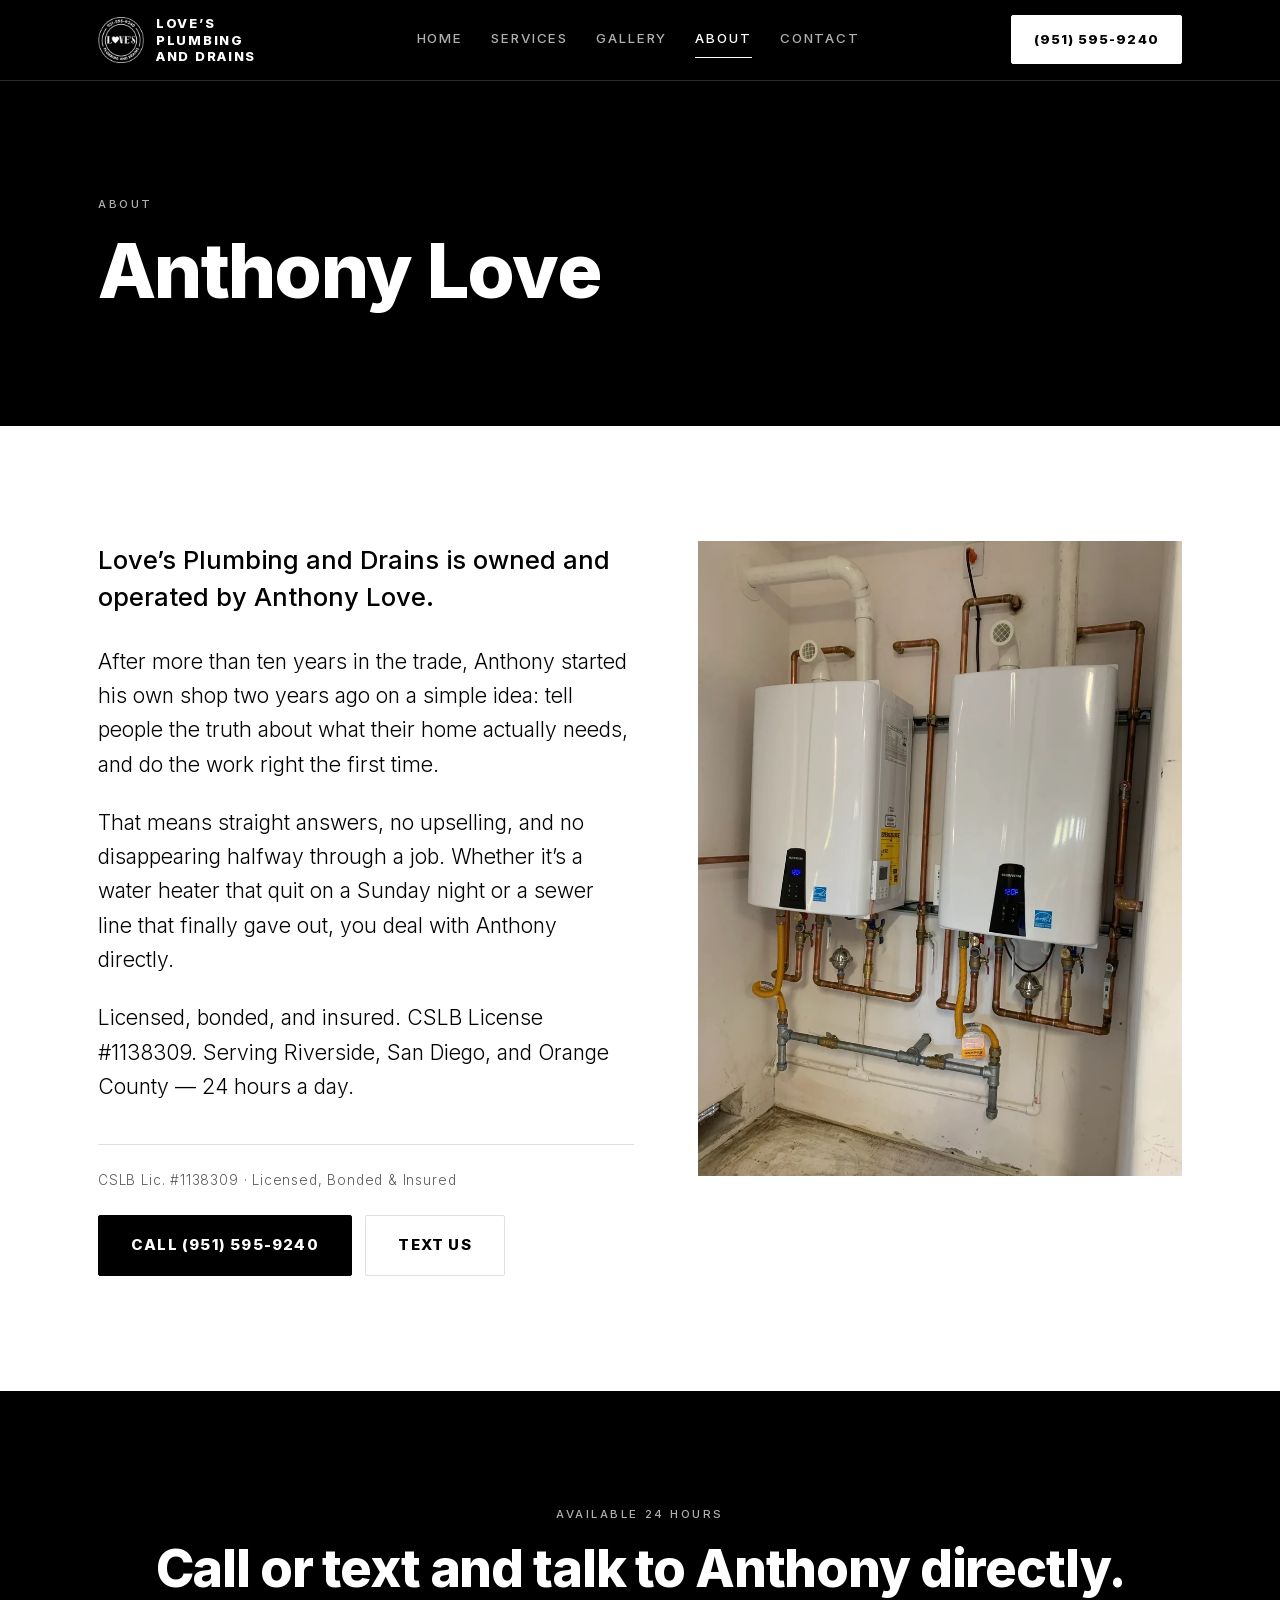
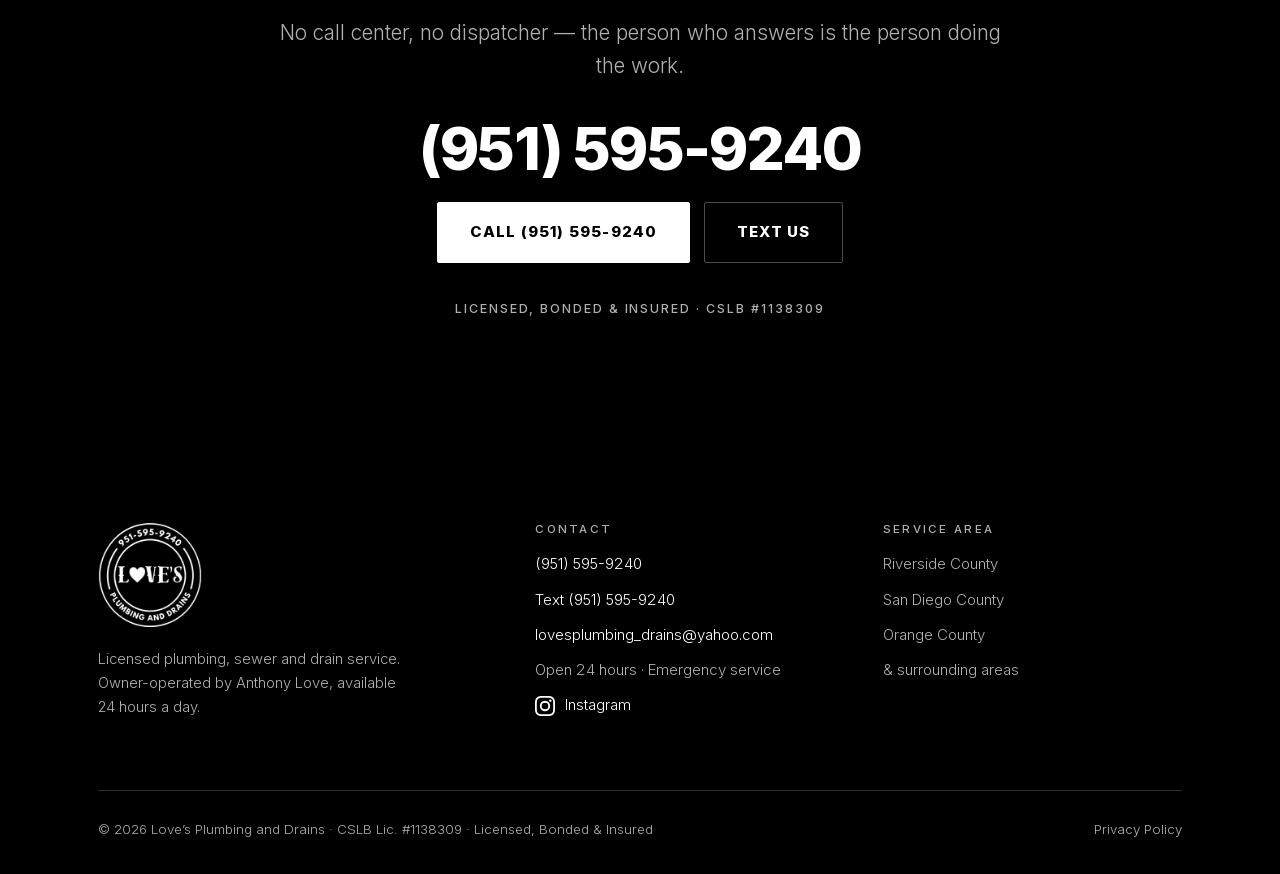
<file: about/index.html>
<!DOCTYPE html>
<html lang="en">
<head>
<meta charset="utf-8">
<meta name="viewport" content="width=device-width, initial-scale=1">
<title>About Anthony Love — Owner-Operated Plumbing | Love’s Plumbing and Drains</title>
<meta name="description" content="Love’s Plumbing and Drains is owned and operated by Anthony Love. More than ten years in the trade, two years running his own shop. Licensed, bonded and insured. CSLB License #1138309.">
<link rel="canonical" href="https://mathias1-creator.github.io/loves-plumbing/about/">

<meta property="og:type" content="profile">
<meta property="og:site_name" content="Love’s Plumbing and Drains">
<meta property="og:title" content="About Anthony Love — Owner-Operated Plumbing | Love’s Plumbing and Drains">
<meta property="og:description" content="Love’s Plumbing and Drains is owned and operated by Anthony Love. More than ten years in the trade, two years running his own shop. Licensed, bonded and insured. CSLB License #1138309.">
<meta property="og:url" content="https://mathias1-creator.github.io/loves-plumbing/about/">
<meta property="og:image" content="https://mathias1-creator.github.io/loves-plumbing/assets/img/og-image.png">
<meta property="og:image:width" content="1200">
<meta property="og:image:height" content="630">
<meta property="og:image:alt" content="Love’s Plumbing and Drains — licensed plumbing, sewer and drain service">
<meta name="twitter:card" content="summary_large_image">
<meta name="twitter:title" content="About Anthony Love — Owner-Operated Plumbing | Love’s Plumbing and Drains">
<meta name="twitter:description" content="Love’s Plumbing and Drains is owned and operated by Anthony Love. More than ten years in the trade, two years running his own shop. Licensed, bonded and insured. CSLB License #1138309.">
<meta name="twitter:image" content="https://mathias1-creator.github.io/loves-plumbing/assets/img/og-image.png">

<link rel="icon" href="../assets/img/favicon.ico" sizes="any">
<link rel="icon" type="image/png" sizes="32x32" href="../assets/img/favicon-32.png">
<link rel="apple-touch-icon" href="../assets/img/apple-touch-icon.png">
<meta name="theme-color" content="#000000">

<link rel="preload" href="../assets/fonts/inter-var.woff2" as="font" type="font/woff2" crossorigin>
<link rel="stylesheet" href="../assets/css/site.css">
<script type="application/ld+json">{"@context":"https://schema.org","@type":"Plumber","@id":"https://mathias1-creator.github.io/loves-plumbing/#business","name":"Love\u2019s Plumbing and Drains","url":"https://mathias1-creator.github.io/loves-plumbing/","telephone":"(951) 595-9240","email":"lovesplumbing_drains@yahoo.com","image":"https://mathias1-creator.github.io/loves-plumbing/assets/img/og-image.png","logo":"https://mathias1-creator.github.io/loves-plumbing/assets/img/logo-white.png","description":"Owner-operated plumbing, sewer and drain contractor serving Riverside, San Diego and Orange County. Water heaters, sewer and drain repair, whole-house repipes. Licensed, bonded and insured, 24 hours a day.","slogan":"Taking care of you with LOVE & Doing every job with LOVE.","founder":{"@type":"Person","name":"Anthony Love"},"areaServed":[{"@type":"AdministrativeArea","name":"Riverside"},{"@type":"AdministrativeArea","name":"San Diego"},{"@type":"AdministrativeArea","name":"Orange County"}],"openingHoursSpecification":[{"@type":"OpeningHoursSpecification","dayOfWeek":["Monday","Tuesday","Wednesday","Thursday","Friday","Saturday","Sunday"],"opens":"00:00","closes":"23:59"}],"hasCredential":{"@type":"EducationalOccupationalCredential","credentialCategory":"CSLB Contractor License","identifier":"1138309"},"sameAs":["https://www.instagram.com/loves_plumbing_and_drains/"],"hasOfferCatalog":{"@type":"OfferCatalog","name":"Plumbing services","itemListElement":[{"@type":"Offer","itemOffered":{"@type":"Service","name":"Water heater installation, replacement and repair"}},{"@type":"Offer","itemOffered":{"@type":"Service","name":"Tankless water heater installation"}},{"@type":"Offer","itemOffered":{"@type":"Service","name":"Sewer and drain line repair and replacement"}},{"@type":"Offer","itemOffered":{"@type":"Service","name":"Drain cleanouts and camera inspection"}},{"@type":"Offer","itemOffered":{"@type":"Service","name":"Whole-house repipes in PEX and copper"}},{"@type":"Offer","itemOffered":{"@type":"Service","name":"Water filtration, softeners and reverse osmosis"}},{"@type":"Offer","itemOffered":{"@type":"Service","name":"Gas line installation and repair"}},{"@type":"Offer","itemOffered":{"@type":"Service","name":"Fixture installation and repair"}}]}}</script>
</head>
<body>
<a class="skip" href="#main">Skip to content</a>
<header class="site-header">
<div class="wrap header-inner">
<a class="brand" href="../">
<img src="../assets/img/logo-white-64.png"
     srcset="../assets/img/logo-white-64.png 64w, ../assets/img/logo-white-128.png 128w"
     sizes="46px" width="46" height="46" alt="Love’s Plumbing and Drains home">
<span class="brand-name">Love&rsquo;s Plumbing<br>and Drains</span>
</a>
<button class="nav-toggle" type="button" aria-expanded="false" aria-controls="primary-nav" aria-label="Menu"><span></span></button>
<nav class="nav" id="primary-nav" aria-label="Primary"><a href="../">Home</a><a href="../services/">Services</a><a href="../gallery/">Gallery</a><a href="../about/" aria-current="page">About</a><a href="../contact/">Contact</a></nav>
<a class="btn btn--light header-cta" href="tel:+19515959240">(951) 595-9240</a>
</div>
</header>
<main id="main">
<section class="section section--dark">
<div class="wrap">
<span class="eyebrow">About</span>
<h1>Anthony Love</h1>
</div>
</section>

<section class="section section--light" aria-label="About the business">
<div class="wrap about-split">
<div class="about-copy reveal">
<p class="first">Love’s Plumbing and Drains is owned and operated by Anthony Love.</p>
<p>After more than ten years in the trade, Anthony started his own shop two years ago on a simple idea: tell people the truth about what their home actually needs, and do the work right the first time.</p>
<p>That means straight answers, no upselling, and no disappearing halfway through a job. Whether it&rsquo;s a water heater that quit on a Sunday night or a sewer line that finally gave out, you deal with Anthony directly.</p>
<p>Licensed, bonded, and insured. CSLB License #1138309. Serving Riverside, San Diego, and Orange County &mdash; 24 hours a day.</p>
<div class="about-sig">
<div style="margin-bottom:1.5rem">CSLB Lic. #1138309 &middot; Licensed, Bonded &amp; Insured</div>
<div class="btn-row"><a class="btn btn--dark" href="tel:+19515959240">Call (951) 595-9240</a><a class="btn btn--outline-dark" href="sms:+19515959240">Text us</a></div>
</div>
</div>
<div class="reveal"><picture><source type="image/webp" srcset="../assets/img/photos/water-heater-tankless-navien-pair-01-480.webp 480w, ../assets/img/photos/water-heater-tankless-navien-pair-01-960.webp 960w, ../assets/img/photos/water-heater-tankless-navien-pair-01-1284.webp 1284w" sizes="(min-width: 860px) 46vw, 92vw"><img src="../assets/img/photos/water-heater-tankless-navien-pair-01-960.jpg" srcset="../assets/img/photos/water-heater-tankless-navien-pair-01-480.jpg 480w, ../assets/img/photos/water-heater-tankless-navien-pair-01-960.jpg 960w, ../assets/img/photos/water-heater-tankless-navien-pair-01-1284.jpg 1284w" sizes="(min-width: 860px) 46vw, 92vw" width="1284" height="1683" alt="Two white Navien tankless water heaters mounted side by side on a wall, connected with copper manifolds, isolation valves and yellow gas lines" loading="lazy" decoding="async"></picture></div>
</div>
</section>

<section class="section section--dark" aria-labelledby="cta-h">
<div class="wrap" style="text-align:center">
<span class="eyebrow">Available 24 hours</span>
<h2 id="cta-h" class="reveal">Call or text and talk to Anthony directly.</h2>
<p class="lede reveal" style="margin:1.25rem auto 2.25rem">No call center, no dispatcher &mdash; the person who answers is the person doing the work.</p>
<a class="contact-big" href="tel:+19515959240">(951) 595-9240</a>
<div class="reveal" style="display:flex;justify-content:center"><div class="btn-row"><a class="btn btn--light" href="tel:+19515959240">Call (951) 595-9240</a><a class="btn btn--outline-light" href="sms:+19515959240">Text us</a></div></div>
<p class="hero-license">Licensed, Bonded &amp; Insured &middot; CSLB #1138309</p>
</div>
</section>

</main>
<footer class="site-footer">
<div class="wrap">
<div class="footer-grid">

<div class="footer-brand">
<img src="../assets/img/logo-white-128.png"
     srcset="../assets/img/logo-white-128.png 128w, ../assets/img/logo-white-256.png 256w"
     sizes="104px" width="104" height="104" alt="Love’s Plumbing and Drains">
<p>Licensed plumbing, sewer and drain service. Owner-operated by Anthony Love, available 24 hours a day.</p>
</div>

<div class="footer-col">
<h2>Contact</h2>
<ul>
<li><a href="tel:+19515959240">(951) 595-9240</a></li>
<li><a href="sms:+19515959240">Text (951) 595-9240</a></li>
<li><a href="mailto:lovesplumbing_drains@yahoo.com">lovesplumbing_drains@yahoo.com</a></li>
<li class="muted">Open 24 hours &middot; Emergency service</li>
<li><a class="ig-link" href="https://www.instagram.com/loves_plumbing_and_drains/" rel="noopener noreferrer" target="_blank"><svg viewBox="0 0 24 24" aria-hidden="true" focusable="false"><path d="M12 2.16c3.2 0 3.58.01 4.85.07 1.17.05 1.8.25 2.23.41.56.22.96.48 1.38.9.42.42.68.82.9 1.38.16.42.36 1.06.41 2.23.06 1.27.07 1.65.07 4.85s-.01 3.58-.07 4.85c-.05 1.17-.25 1.8-.41 2.23-.22.56-.48.96-.9 1.38-.42.42-.82.68-1.38.9-.42.16-1.06.36-2.23.41-1.27.06-1.65.07-4.85.07s-3.58-.01-4.85-.07c-1.17-.05-1.8-.25-2.23-.41-.56-.22-.96-.48-1.38-.9-.42-.42-.68-.82-.9-1.38-.16-.42-.36-1.06-.41-2.23-.06-1.27-.07-1.65-.07-4.85s.01-3.58.07-4.85c.05-1.17.25-1.8.41-2.23.22-.56.48-.96.9-1.38.42-.42.82-.68 1.38-.9.42-.16 1.06-.36 2.23-.41 1.27-.06 1.65-.07 4.85-.07M12 0C8.74 0 8.33.01 7.05.07 5.78.13 4.9.33 4.14.63c-.79.3-1.46.72-2.13 1.38C1.35 2.68.93 3.35.63 4.14.33 4.9.13 5.78.07 7.05.01 8.33 0 8.74 0 12s.01 3.67.07 4.95c.06 1.27.26 2.15.56 2.91.3.79.72 1.46 1.38 2.13.67.66 1.34 1.08 2.13 1.38.76.3 1.64.5 2.91.56C8.33 23.99 8.74 24 12 24s3.67-.01 4.95-.07c1.27-.06 2.15-.26 2.91-.56.79-.3 1.46-.72 2.13-1.38.66-.67 1.08-1.34 1.38-2.13.3-.76.5-1.64.56-2.91.06-1.28.07-1.69.07-4.95s-.01-3.67-.07-4.95c-.06-1.27-.26-2.15-.56-2.91-.3-.79-.72-1.46-1.38-2.13C21.32 1.35 20.65.93 19.86.63c-.76-.3-1.64-.5-2.91-.56C15.67.01 15.26 0 12 0z"/><path d="M12 5.84A6.16 6.16 0 1 0 18.16 12 6.16 6.16 0 0 0 12 5.84zM12 16a4 4 0 1 1 4-4 4 4 0 0 1-4 4z"/><circle cx="18.41" cy="5.59" r="1.44"/></svg><span>Instagram</span></a></li>
</ul>
</div>

<div class="footer-col">
<h2>Service area</h2>
<ul>
<li class="muted">Riverside County</li>
<li class="muted">San Diego County</li>
<li class="muted">Orange County</li>
<li class="muted">&amp; surrounding areas</li>
</ul>
</div>

</div>
<div class="footer-bottom">
<span>&copy; 2026 Love’s Plumbing and Drains &middot; CSLB Lic. #1138309 &middot; Licensed, Bonded &amp; Insured</span>
<a href="../privacy/">Privacy Policy</a>
</div>
</div>
</footer>
<div class="callbar">
<a class="call" href="tel:+19515959240"><svg viewBox="0 0 24 24" aria-hidden="true" focusable="false"><path d="M6.62 10.79a15.05 15.05 0 0 0 6.59 6.59l2.2-2.2a1 1 0 0 1 1.03-.24 11.36 11.36 0 0 0 3.56.57 1 1 0 0 1 1 1V20a1 1 0 0 1-1 1A17 17 0 0 1 3 4a1 1 0 0 1 1-1h3.5a1 1 0 0 1 1 1 11.36 11.36 0 0 0 .57 3.56 1 1 0 0 1-.25 1.03l-2.2 2.2z"/></svg><span>Call</span></a>
<a class="text" href="sms:+19515959240"><svg viewBox="0 0 24 24" aria-hidden="true" focusable="false"><path d="M20 2H4a2 2 0 0 0-2 2v18l4-4h14a2 2 0 0 0 2-2V4a2 2 0 0 0-2-2zM7 9h10v2H7V9zm0 4h7v2H7v-2z"/></svg><span>Text</span></a>
</div>
<script src="../assets/js/site.js" defer></script>
</body>
</html>
</file>
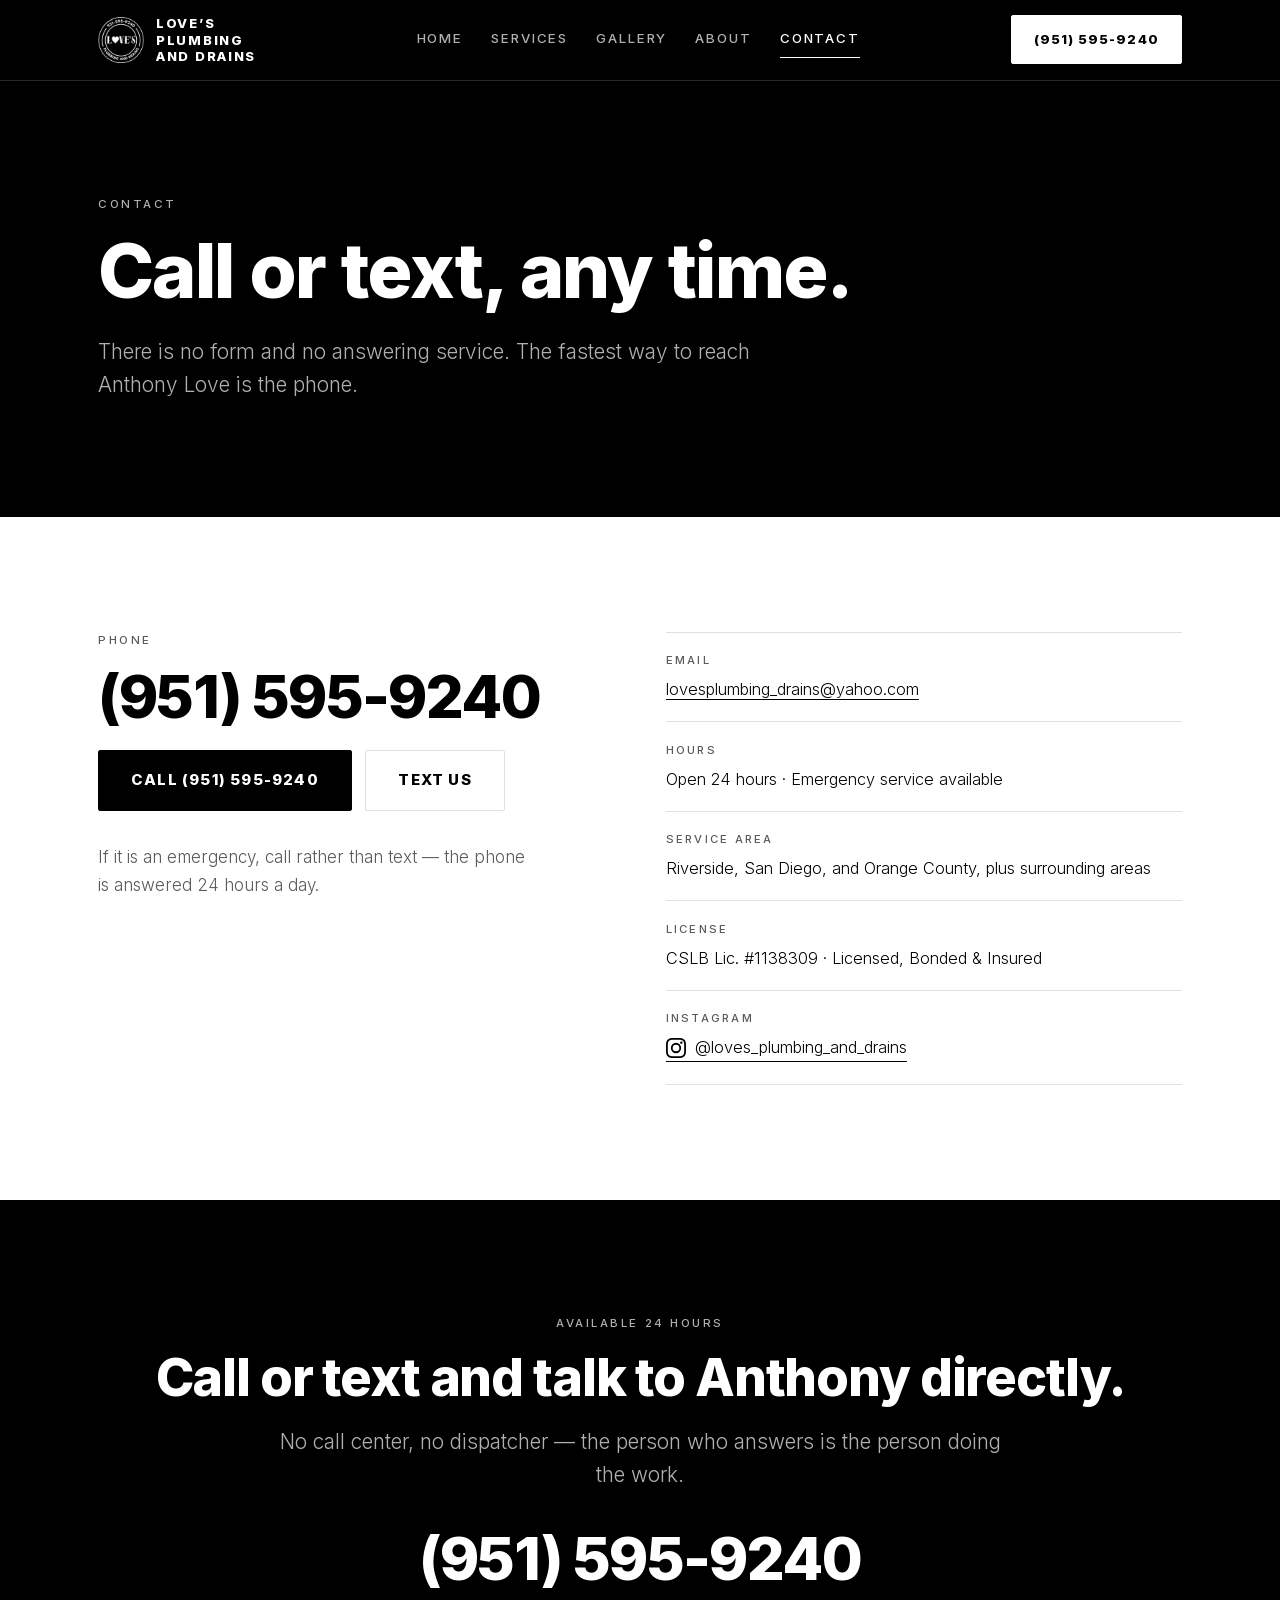
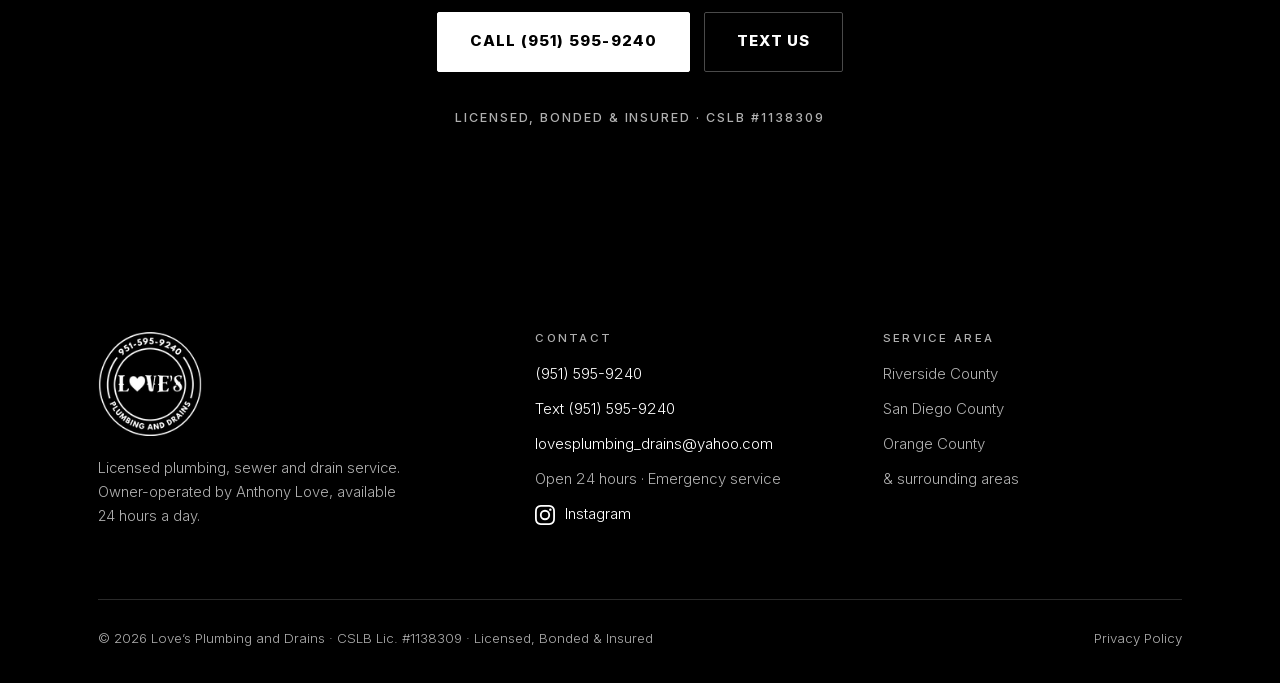
<file: contact/index.html>
<!DOCTYPE html>
<html lang="en">
<head>
<meta charset="utf-8">
<meta name="viewport" content="width=device-width, initial-scale=1">
<title>Contact — Call or Text (951) 595-9240 | Love’s Plumbing and Drains</title>
<meta name="description" content="Call or text Love’s Plumbing and Drains at (951) 595-9240, 24 hours a day. Serving Riverside, San Diego and Orange County. Licensed, bonded and insured, CSLB License #1138309.">
<link rel="canonical" href="https://mathias1-creator.github.io/loves-plumbing/contact/">

<meta property="og:type" content="website">
<meta property="og:site_name" content="Love’s Plumbing and Drains">
<meta property="og:title" content="Contact — Call or Text (951) 595-9240 | Love’s Plumbing and Drains">
<meta property="og:description" content="Call or text Love’s Plumbing and Drains at (951) 595-9240, 24 hours a day. Serving Riverside, San Diego and Orange County. Licensed, bonded and insured, CSLB License #1138309.">
<meta property="og:url" content="https://mathias1-creator.github.io/loves-plumbing/contact/">
<meta property="og:image" content="https://mathias1-creator.github.io/loves-plumbing/assets/img/og-image.png">
<meta property="og:image:width" content="1200">
<meta property="og:image:height" content="630">
<meta property="og:image:alt" content="Love’s Plumbing and Drains — licensed plumbing, sewer and drain service">
<meta name="twitter:card" content="summary_large_image">
<meta name="twitter:title" content="Contact — Call or Text (951) 595-9240 | Love’s Plumbing and Drains">
<meta name="twitter:description" content="Call or text Love’s Plumbing and Drains at (951) 595-9240, 24 hours a day. Serving Riverside, San Diego and Orange County. Licensed, bonded and insured, CSLB License #1138309.">
<meta name="twitter:image" content="https://mathias1-creator.github.io/loves-plumbing/assets/img/og-image.png">

<link rel="icon" href="../assets/img/favicon.ico" sizes="any">
<link rel="icon" type="image/png" sizes="32x32" href="../assets/img/favicon-32.png">
<link rel="apple-touch-icon" href="../assets/img/apple-touch-icon.png">
<meta name="theme-color" content="#000000">

<link rel="preload" href="../assets/fonts/inter-var.woff2" as="font" type="font/woff2" crossorigin>
<link rel="stylesheet" href="../assets/css/site.css">
<script type="application/ld+json">{"@context":"https://schema.org","@type":"Plumber","@id":"https://mathias1-creator.github.io/loves-plumbing/#business","name":"Love\u2019s Plumbing and Drains","url":"https://mathias1-creator.github.io/loves-plumbing/","telephone":"(951) 595-9240","email":"lovesplumbing_drains@yahoo.com","image":"https://mathias1-creator.github.io/loves-plumbing/assets/img/og-image.png","logo":"https://mathias1-creator.github.io/loves-plumbing/assets/img/logo-white.png","description":"Owner-operated plumbing, sewer and drain contractor serving Riverside, San Diego and Orange County. Water heaters, sewer and drain repair, whole-house repipes. Licensed, bonded and insured, 24 hours a day.","slogan":"Taking care of you with LOVE & Doing every job with LOVE.","founder":{"@type":"Person","name":"Anthony Love"},"areaServed":[{"@type":"AdministrativeArea","name":"Riverside"},{"@type":"AdministrativeArea","name":"San Diego"},{"@type":"AdministrativeArea","name":"Orange County"}],"openingHoursSpecification":[{"@type":"OpeningHoursSpecification","dayOfWeek":["Monday","Tuesday","Wednesday","Thursday","Friday","Saturday","Sunday"],"opens":"00:00","closes":"23:59"}],"hasCredential":{"@type":"EducationalOccupationalCredential","credentialCategory":"CSLB Contractor License","identifier":"1138309"},"sameAs":["https://www.instagram.com/loves_plumbing_and_drains/"],"hasOfferCatalog":{"@type":"OfferCatalog","name":"Plumbing services","itemListElement":[{"@type":"Offer","itemOffered":{"@type":"Service","name":"Water heater installation, replacement and repair"}},{"@type":"Offer","itemOffered":{"@type":"Service","name":"Tankless water heater installation"}},{"@type":"Offer","itemOffered":{"@type":"Service","name":"Sewer and drain line repair and replacement"}},{"@type":"Offer","itemOffered":{"@type":"Service","name":"Drain cleanouts and camera inspection"}},{"@type":"Offer","itemOffered":{"@type":"Service","name":"Whole-house repipes in PEX and copper"}},{"@type":"Offer","itemOffered":{"@type":"Service","name":"Water filtration, softeners and reverse osmosis"}},{"@type":"Offer","itemOffered":{"@type":"Service","name":"Gas line installation and repair"}},{"@type":"Offer","itemOffered":{"@type":"Service","name":"Fixture installation and repair"}}]}}</script>
</head>
<body>
<a class="skip" href="#main">Skip to content</a>
<header class="site-header">
<div class="wrap header-inner">
<a class="brand" href="../">
<img src="../assets/img/logo-white-64.png"
     srcset="../assets/img/logo-white-64.png 64w, ../assets/img/logo-white-128.png 128w"
     sizes="46px" width="46" height="46" alt="Love’s Plumbing and Drains home">
<span class="brand-name">Love&rsquo;s Plumbing<br>and Drains</span>
</a>
<button class="nav-toggle" type="button" aria-expanded="false" aria-controls="primary-nav" aria-label="Menu"><span></span></button>
<nav class="nav" id="primary-nav" aria-label="Primary"><a href="../">Home</a><a href="../services/">Services</a><a href="../gallery/">Gallery</a><a href="../about/">About</a><a href="../contact/" aria-current="page">Contact</a></nav>
<a class="btn btn--light header-cta" href="tel:+19515959240">(951) 595-9240</a>
</div>
</header>
<main id="main">
<section class="section section--dark">
<div class="wrap">
<span class="eyebrow">Contact</span>
<h1>Call or text, any time.</h1>
<p class="lede" style="margin-top:1.5rem">There is no form and no answering service. The fastest way to reach Anthony Love is the phone.</p>
</div>
</section>

<section class="section section--light">
<div class="wrap contact-grid">

<div class="reveal">
<span class="eyebrow">Phone</span>
<a class="contact-big" href="tel:+19515959240">(951) 595-9240</a>
<div class="btn-row"><a class="btn btn--dark" href="tel:+19515959240">Call (951) 595-9240</a><a class="btn btn--outline-dark" href="sms:+19515959240">Text us</a></div>
<p style="margin-top:2rem;color:var(--muted-on-light);max-width:44ch">If it is an emergency, call rather than text &mdash; the phone is answered 24 hours a day.</p>
</div>

<div class="reveal">
<dl class="detail-list">
<div><dt>Email</dt><dd><a href="mailto:lovesplumbing_drains@yahoo.com">lovesplumbing_drains@yahoo.com</a></dd></div>
<div><dt>Hours</dt><dd>Open 24 hours &middot; Emergency service available</dd></div>
<div><dt>Service area</dt><dd>Riverside, San Diego, and Orange County, plus surrounding areas</dd></div>
<div><dt>License</dt><dd>CSLB Lic. #1138309 &middot; Licensed, Bonded &amp; Insured</dd></div>
<div><dt>Instagram</dt><dd><a class="ig-link" href="https://www.instagram.com/loves_plumbing_and_drains/" rel="noopener noreferrer" target="_blank"><svg viewBox="0 0 24 24" aria-hidden="true" focusable="false"><path d="M12 2.16c3.2 0 3.58.01 4.85.07 1.17.05 1.8.25 2.23.41.56.22.96.48 1.38.9.42.42.68.82.9 1.38.16.42.36 1.06.41 2.23.06 1.27.07 1.65.07 4.85s-.01 3.58-.07 4.85c-.05 1.17-.25 1.8-.41 2.23-.22.56-.48.96-.9 1.38-.42.42-.82.68-1.38.9-.42.16-1.06.36-2.23.41-1.27.06-1.65.07-4.85.07s-3.58-.01-4.85-.07c-1.17-.05-1.8-.25-2.23-.41-.56-.22-.96-.48-1.38-.9-.42-.42-.68-.82-.9-1.38-.16-.42-.36-1.06-.41-2.23-.06-1.27-.07-1.65-.07-4.85s.01-3.58.07-4.85c.05-1.17.25-1.8.41-2.23.22-.56.48-.96.9-1.38.42-.42.82-.68 1.38-.9.42-.16 1.06-.36 2.23-.41 1.27-.06 1.65-.07 4.85-.07M12 0C8.74 0 8.33.01 7.05.07 5.78.13 4.9.33 4.14.63c-.79.3-1.46.72-2.13 1.38C1.35 2.68.93 3.35.63 4.14.33 4.9.13 5.78.07 7.05.01 8.33 0 8.74 0 12s.01 3.67.07 4.95c.06 1.27.26 2.15.56 2.91.3.79.72 1.46 1.38 2.13.67.66 1.34 1.08 2.13 1.38.76.3 1.64.5 2.91.56C8.33 23.99 8.74 24 12 24s3.67-.01 4.95-.07c1.27-.06 2.15-.26 2.91-.56.79-.3 1.46-.72 2.13-1.38.66-.67 1.08-1.34 1.38-2.13.3-.76.5-1.64.56-2.91.06-1.28.07-1.69.07-4.95s-.01-3.67-.07-4.95c-.06-1.27-.26-2.15-.56-2.91-.3-.79-.72-1.46-1.38-2.13C21.32 1.35 20.65.93 19.86.63c-.76-.3-1.64-.5-2.91-.56C15.67.01 15.26 0 12 0z"/><path d="M12 5.84A6.16 6.16 0 1 0 18.16 12 6.16 6.16 0 0 0 12 5.84zM12 16a4 4 0 1 1 4-4 4 4 0 0 1-4 4z"/><circle cx="18.41" cy="5.59" r="1.44"/></svg><span>@loves_plumbing_and_drains</span></a></dd></div>
</dl>
</div>

</div>
</section>

<section class="section section--dark" aria-labelledby="cta-h">
<div class="wrap" style="text-align:center">
<span class="eyebrow">Available 24 hours</span>
<h2 id="cta-h" class="reveal">Call or text and talk to Anthony directly.</h2>
<p class="lede reveal" style="margin:1.25rem auto 2.25rem">No call center, no dispatcher &mdash; the person who answers is the person doing the work.</p>
<a class="contact-big" href="tel:+19515959240">(951) 595-9240</a>
<div class="reveal" style="display:flex;justify-content:center"><div class="btn-row"><a class="btn btn--light" href="tel:+19515959240">Call (951) 595-9240</a><a class="btn btn--outline-light" href="sms:+19515959240">Text us</a></div></div>
<p class="hero-license">Licensed, Bonded &amp; Insured &middot; CSLB #1138309</p>
</div>
</section>

</main>
<footer class="site-footer">
<div class="wrap">
<div class="footer-grid">

<div class="footer-brand">
<img src="../assets/img/logo-white-128.png"
     srcset="../assets/img/logo-white-128.png 128w, ../assets/img/logo-white-256.png 256w"
     sizes="104px" width="104" height="104" alt="Love’s Plumbing and Drains">
<p>Licensed plumbing, sewer and drain service. Owner-operated by Anthony Love, available 24 hours a day.</p>
</div>

<div class="footer-col">
<h2>Contact</h2>
<ul>
<li><a href="tel:+19515959240">(951) 595-9240</a></li>
<li><a href="sms:+19515959240">Text (951) 595-9240</a></li>
<li><a href="mailto:lovesplumbing_drains@yahoo.com">lovesplumbing_drains@yahoo.com</a></li>
<li class="muted">Open 24 hours &middot; Emergency service</li>
<li><a class="ig-link" href="https://www.instagram.com/loves_plumbing_and_drains/" rel="noopener noreferrer" target="_blank"><svg viewBox="0 0 24 24" aria-hidden="true" focusable="false"><path d="M12 2.16c3.2 0 3.58.01 4.85.07 1.17.05 1.8.25 2.23.41.56.22.96.48 1.38.9.42.42.68.82.9 1.38.16.42.36 1.06.41 2.23.06 1.27.07 1.65.07 4.85s-.01 3.58-.07 4.85c-.05 1.17-.25 1.8-.41 2.23-.22.56-.48.96-.9 1.38-.42.42-.82.68-1.38.9-.42.16-1.06.36-2.23.41-1.27.06-1.65.07-4.85.07s-3.58-.01-4.85-.07c-1.17-.05-1.8-.25-2.23-.41-.56-.22-.96-.48-1.38-.9-.42-.42-.68-.82-.9-1.38-.16-.42-.36-1.06-.41-2.23-.06-1.27-.07-1.65-.07-4.85s.01-3.58.07-4.85c.05-1.17.25-1.8.41-2.23.22-.56.48-.96.9-1.38.42-.42.82-.68 1.38-.9.42-.16 1.06-.36 2.23-.41 1.27-.06 1.65-.07 4.85-.07M12 0C8.74 0 8.33.01 7.05.07 5.78.13 4.9.33 4.14.63c-.79.3-1.46.72-2.13 1.38C1.35 2.68.93 3.35.63 4.14.33 4.9.13 5.78.07 7.05.01 8.33 0 8.74 0 12s.01 3.67.07 4.95c.06 1.27.26 2.15.56 2.91.3.79.72 1.46 1.38 2.13.67.66 1.34 1.08 2.13 1.38.76.3 1.64.5 2.91.56C8.33 23.99 8.74 24 12 24s3.67-.01 4.95-.07c1.27-.06 2.15-.26 2.91-.56.79-.3 1.46-.72 2.13-1.38.66-.67 1.08-1.34 1.38-2.13.3-.76.5-1.64.56-2.91.06-1.28.07-1.69.07-4.95s-.01-3.67-.07-4.95c-.06-1.27-.26-2.15-.56-2.91-.3-.79-.72-1.46-1.38-2.13C21.32 1.35 20.65.93 19.86.63c-.76-.3-1.64-.5-2.91-.56C15.67.01 15.26 0 12 0z"/><path d="M12 5.84A6.16 6.16 0 1 0 18.16 12 6.16 6.16 0 0 0 12 5.84zM12 16a4 4 0 1 1 4-4 4 4 0 0 1-4 4z"/><circle cx="18.41" cy="5.59" r="1.44"/></svg><span>Instagram</span></a></li>
</ul>
</div>

<div class="footer-col">
<h2>Service area</h2>
<ul>
<li class="muted">Riverside County</li>
<li class="muted">San Diego County</li>
<li class="muted">Orange County</li>
<li class="muted">&amp; surrounding areas</li>
</ul>
</div>

</div>
<div class="footer-bottom">
<span>&copy; 2026 Love’s Plumbing and Drains &middot; CSLB Lic. #1138309 &middot; Licensed, Bonded &amp; Insured</span>
<a href="../privacy/">Privacy Policy</a>
</div>
</div>
</footer>
<div class="callbar">
<a class="call" href="tel:+19515959240"><svg viewBox="0 0 24 24" aria-hidden="true" focusable="false"><path d="M6.62 10.79a15.05 15.05 0 0 0 6.59 6.59l2.2-2.2a1 1 0 0 1 1.03-.24 11.36 11.36 0 0 0 3.56.57 1 1 0 0 1 1 1V20a1 1 0 0 1-1 1A17 17 0 0 1 3 4a1 1 0 0 1 1-1h3.5a1 1 0 0 1 1 1 11.36 11.36 0 0 0 .57 3.56 1 1 0 0 1-.25 1.03l-2.2 2.2z"/></svg><span>Call</span></a>
<a class="text" href="sms:+19515959240"><svg viewBox="0 0 24 24" aria-hidden="true" focusable="false"><path d="M20 2H4a2 2 0 0 0-2 2v18l4-4h14a2 2 0 0 0 2-2V4a2 2 0 0 0-2-2zM7 9h10v2H7V9zm0 4h7v2H7v-2z"/></svg><span>Text</span></a>
</div>
<script src="../assets/js/site.js" defer></script>
</body>
</html>
</file>
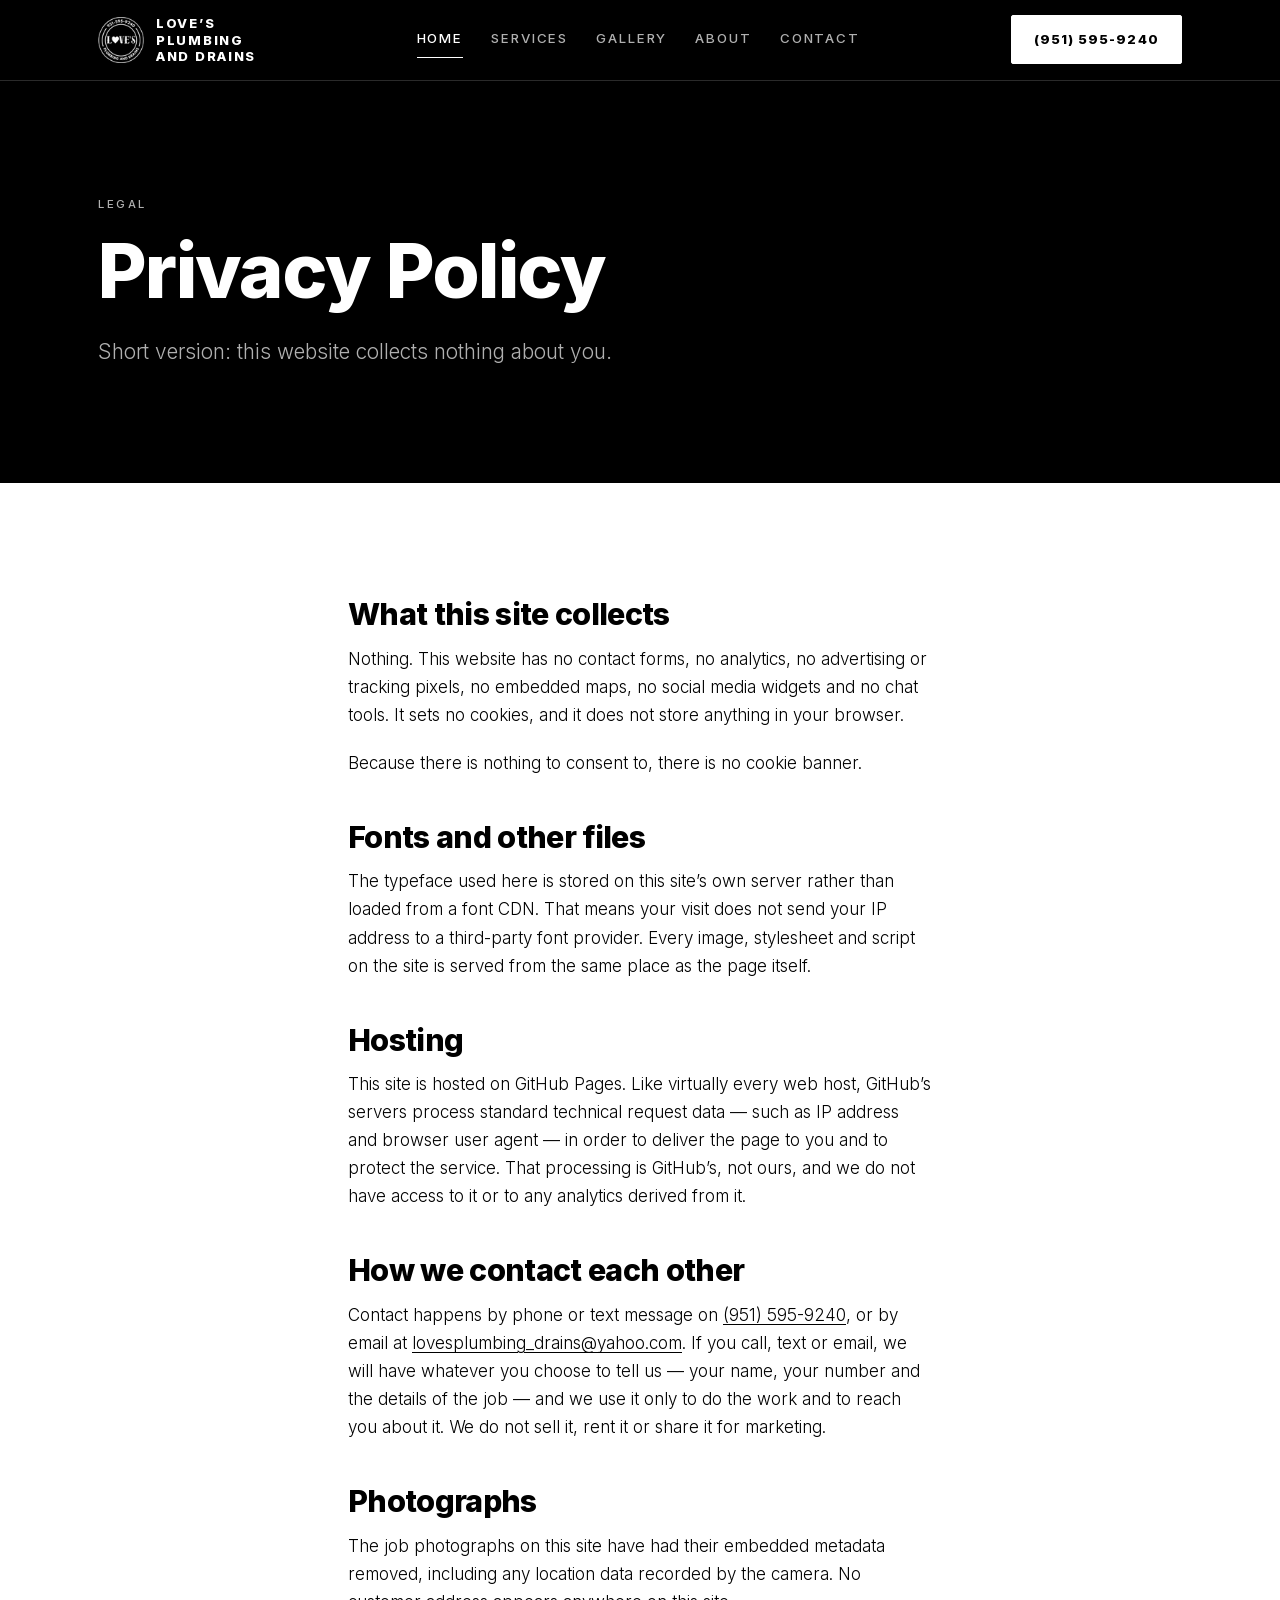
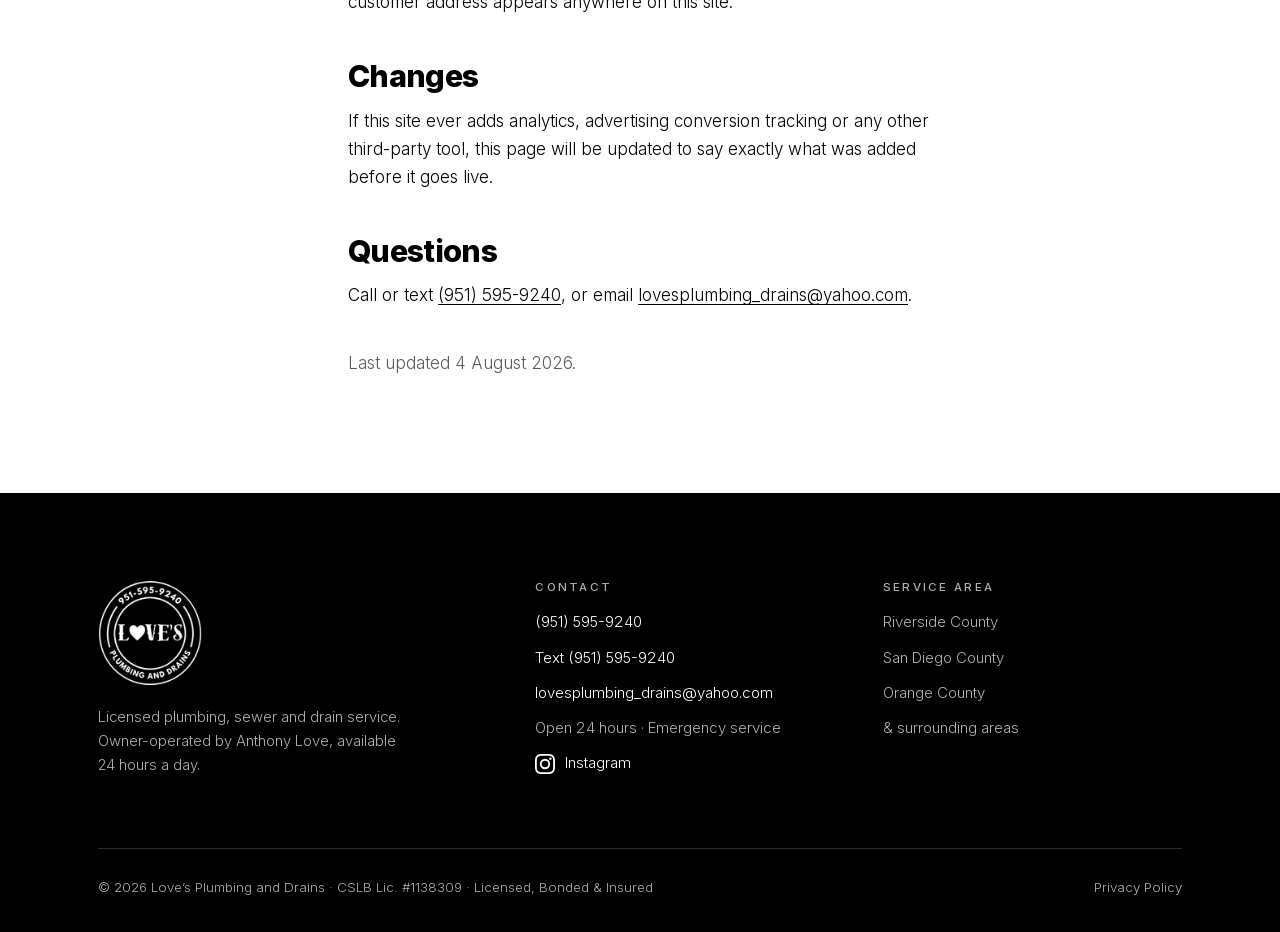
<file: privacy/index.html>
<!DOCTYPE html>
<html lang="en">
<head>
<meta charset="utf-8">
<meta name="viewport" content="width=device-width, initial-scale=1">
<title>Privacy Policy | Love’s Plumbing and Drains</title>
<meta name="description" content="This site has no forms, no analytics, no tracking pixels and no cookies. Fonts are self-hosted. Contact happens by phone or text only.">
<link rel="canonical" href="https://mathias1-creator.github.io/loves-plumbing/privacy/">

<meta property="og:type" content="website">
<meta property="og:site_name" content="Love’s Plumbing and Drains">
<meta property="og:title" content="Privacy Policy | Love’s Plumbing and Drains">
<meta property="og:description" content="This site has no forms, no analytics, no tracking pixels and no cookies. Fonts are self-hosted. Contact happens by phone or text only.">
<meta property="og:url" content="https://mathias1-creator.github.io/loves-plumbing/privacy/">
<meta property="og:image" content="https://mathias1-creator.github.io/loves-plumbing/assets/img/og-image.png">
<meta property="og:image:width" content="1200">
<meta property="og:image:height" content="630">
<meta property="og:image:alt" content="Love’s Plumbing and Drains — licensed plumbing, sewer and drain service">
<meta name="twitter:card" content="summary_large_image">
<meta name="twitter:title" content="Privacy Policy | Love’s Plumbing and Drains">
<meta name="twitter:description" content="This site has no forms, no analytics, no tracking pixels and no cookies. Fonts are self-hosted. Contact happens by phone or text only.">
<meta name="twitter:image" content="https://mathias1-creator.github.io/loves-plumbing/assets/img/og-image.png">

<link rel="icon" href="../assets/img/favicon.ico" sizes="any">
<link rel="icon" type="image/png" sizes="32x32" href="../assets/img/favicon-32.png">
<link rel="apple-touch-icon" href="../assets/img/apple-touch-icon.png">
<meta name="theme-color" content="#000000">

<link rel="preload" href="../assets/fonts/inter-var.woff2" as="font" type="font/woff2" crossorigin>
<link rel="stylesheet" href="../assets/css/site.css">
<script type="application/ld+json">{"@context":"https://schema.org","@type":"Plumber","@id":"https://mathias1-creator.github.io/loves-plumbing/#business","name":"Love\u2019s Plumbing and Drains","url":"https://mathias1-creator.github.io/loves-plumbing/","telephone":"(951) 595-9240","email":"lovesplumbing_drains@yahoo.com","image":"https://mathias1-creator.github.io/loves-plumbing/assets/img/og-image.png","logo":"https://mathias1-creator.github.io/loves-plumbing/assets/img/logo-white.png","description":"Owner-operated plumbing, sewer and drain contractor serving Riverside, San Diego and Orange County. Water heaters, sewer and drain repair, whole-house repipes. Licensed, bonded and insured, 24 hours a day.","slogan":"Taking care of you with LOVE & Doing every job with LOVE.","founder":{"@type":"Person","name":"Anthony Love"},"areaServed":[{"@type":"AdministrativeArea","name":"Riverside"},{"@type":"AdministrativeArea","name":"San Diego"},{"@type":"AdministrativeArea","name":"Orange County"}],"openingHoursSpecification":[{"@type":"OpeningHoursSpecification","dayOfWeek":["Monday","Tuesday","Wednesday","Thursday","Friday","Saturday","Sunday"],"opens":"00:00","closes":"23:59"}],"hasCredential":{"@type":"EducationalOccupationalCredential","credentialCategory":"CSLB Contractor License","identifier":"1138309"},"sameAs":["https://www.instagram.com/loves_plumbing_and_drains/"],"hasOfferCatalog":{"@type":"OfferCatalog","name":"Plumbing services","itemListElement":[{"@type":"Offer","itemOffered":{"@type":"Service","name":"Water heater installation, replacement and repair"}},{"@type":"Offer","itemOffered":{"@type":"Service","name":"Tankless water heater installation"}},{"@type":"Offer","itemOffered":{"@type":"Service","name":"Sewer and drain line repair and replacement"}},{"@type":"Offer","itemOffered":{"@type":"Service","name":"Drain cleanouts and camera inspection"}},{"@type":"Offer","itemOffered":{"@type":"Service","name":"Whole-house repipes in PEX and copper"}},{"@type":"Offer","itemOffered":{"@type":"Service","name":"Water filtration, softeners and reverse osmosis"}},{"@type":"Offer","itemOffered":{"@type":"Service","name":"Gas line installation and repair"}},{"@type":"Offer","itemOffered":{"@type":"Service","name":"Fixture installation and repair"}}]}}</script>
</head>
<body>
<a class="skip" href="#main">Skip to content</a>
<header class="site-header">
<div class="wrap header-inner">
<a class="brand" href="../">
<img src="../assets/img/logo-white-64.png"
     srcset="../assets/img/logo-white-64.png 64w, ../assets/img/logo-white-128.png 128w"
     sizes="46px" width="46" height="46" alt="Love’s Plumbing and Drains home">
<span class="brand-name">Love&rsquo;s Plumbing<br>and Drains</span>
</a>
<button class="nav-toggle" type="button" aria-expanded="false" aria-controls="primary-nav" aria-label="Menu"><span></span></button>
<nav class="nav" id="primary-nav" aria-label="Primary"><a href="../" aria-current="page">Home</a><a href="../services/">Services</a><a href="../gallery/">Gallery</a><a href="../about/">About</a><a href="../contact/">Contact</a></nav>
<a class="btn btn--light header-cta" href="tel:+19515959240">(951) 595-9240</a>
</div>
</header>
<main id="main">
<!--
  IMPORTANT: this page states that the site sets no cookies and collects
  nothing. That is only true while the site stays as built. If analytics,
  a Google Ads conversion tag, a Meta pixel, a chat widget, a contact form
  or any third-party embed is ever added, this page MUST be updated to say
  so — and a cookie consent banner may then be legally required.
-->
<section class="section section--dark">
<div class="wrap">
<span class="eyebrow">Legal</span>
<h1>Privacy Policy</h1>
<p class="lede" style="margin-top:1.5rem">Short version: this website collects nothing about you.</p>
</div>
</section>

<section class="section section--light">
<div class="wrap prose">

<h2>What this site collects</h2>
<p>Nothing. This website has no contact forms, no analytics, no advertising or tracking pixels, no embedded maps, no social media widgets and no chat tools. It sets no cookies, and it does not store anything in your browser.</p>
<p>Because there is nothing to consent to, there is no cookie banner.</p>

<h2>Fonts and other files</h2>
<p>The typeface used here is stored on this site&rsquo;s own server rather than loaded from a font CDN. That means your visit does not send your IP address to a third-party font provider. Every image, stylesheet and script on the site is served from the same place as the page itself.</p>

<h2>Hosting</h2>
<p>This site is hosted on GitHub Pages. Like virtually every web host, GitHub&rsquo;s servers process standard technical request data — such as IP address and browser user agent — in order to deliver the page to you and to protect the service. That processing is GitHub&rsquo;s, not ours, and we do not have access to it or to any analytics derived from it.</p>

<h2>How we contact each other</h2>
<p>Contact happens by phone or text message on <a href="tel:+19515959240">(951) 595-9240</a>, or by email at <a href="mailto:lovesplumbing_drains@yahoo.com">lovesplumbing_drains@yahoo.com</a>. If you call, text or email, we will have whatever you choose to tell us — your name, your number and the details of the job — and we use it only to do the work and to reach you about it. We do not sell it, rent it or share it for marketing.</p>

<h2>Photographs</h2>
<p>The job photographs on this site have had their embedded metadata removed, including any location data recorded by the camera. No customer address appears anywhere on this site.</p>

<h2>Changes</h2>
<p>If this site ever adds analytics, advertising conversion tracking or any other third-party tool, this page will be updated to say exactly what was added before it goes live.</p>

<h2>Questions</h2>
<p>Call or text <a href="tel:+19515959240">(951) 595-9240</a>, or email <a href="mailto:lovesplumbing_drains@yahoo.com">lovesplumbing_drains@yahoo.com</a>.</p>

<p style="margin-top:2.5rem;color:var(--muted-on-light)">Last updated 4 August 2026.</p>
</div>
</section>
</main>
<footer class="site-footer">
<div class="wrap">
<div class="footer-grid">

<div class="footer-brand">
<img src="../assets/img/logo-white-128.png"
     srcset="../assets/img/logo-white-128.png 128w, ../assets/img/logo-white-256.png 256w"
     sizes="104px" width="104" height="104" alt="Love’s Plumbing and Drains">
<p>Licensed plumbing, sewer and drain service. Owner-operated by Anthony Love, available 24 hours a day.</p>
</div>

<div class="footer-col">
<h2>Contact</h2>
<ul>
<li><a href="tel:+19515959240">(951) 595-9240</a></li>
<li><a href="sms:+19515959240">Text (951) 595-9240</a></li>
<li><a href="mailto:lovesplumbing_drains@yahoo.com">lovesplumbing_drains@yahoo.com</a></li>
<li class="muted">Open 24 hours &middot; Emergency service</li>
<li><a class="ig-link" href="https://www.instagram.com/loves_plumbing_and_drains/" rel="noopener noreferrer" target="_blank"><svg viewBox="0 0 24 24" aria-hidden="true" focusable="false"><path d="M12 2.16c3.2 0 3.58.01 4.85.07 1.17.05 1.8.25 2.23.41.56.22.96.48 1.38.9.42.42.68.82.9 1.38.16.42.36 1.06.41 2.23.06 1.27.07 1.65.07 4.85s-.01 3.58-.07 4.85c-.05 1.17-.25 1.8-.41 2.23-.22.56-.48.96-.9 1.38-.42.42-.82.68-1.38.9-.42.16-1.06.36-2.23.41-1.27.06-1.65.07-4.85.07s-3.58-.01-4.85-.07c-1.17-.05-1.8-.25-2.23-.41-.56-.22-.96-.48-1.38-.9-.42-.42-.68-.82-.9-1.38-.16-.42-.36-1.06-.41-2.23-.06-1.27-.07-1.65-.07-4.85s.01-3.58.07-4.85c.05-1.17.25-1.8.41-2.23.22-.56.48-.96.9-1.38.42-.42.82-.68 1.38-.9.42-.16 1.06-.36 2.23-.41 1.27-.06 1.65-.07 4.85-.07M12 0C8.74 0 8.33.01 7.05.07 5.78.13 4.9.33 4.14.63c-.79.3-1.46.72-2.13 1.38C1.35 2.68.93 3.35.63 4.14.33 4.9.13 5.78.07 7.05.01 8.33 0 8.74 0 12s.01 3.67.07 4.95c.06 1.27.26 2.15.56 2.91.3.79.72 1.46 1.38 2.13.67.66 1.34 1.08 2.13 1.38.76.3 1.64.5 2.91.56C8.33 23.99 8.74 24 12 24s3.67-.01 4.95-.07c1.27-.06 2.15-.26 2.91-.56.79-.3 1.46-.72 2.13-1.38.66-.67 1.08-1.34 1.38-2.13.3-.76.5-1.64.56-2.91.06-1.28.07-1.69.07-4.95s-.01-3.67-.07-4.95c-.06-1.27-.26-2.15-.56-2.91-.3-.79-.72-1.46-1.38-2.13C21.32 1.35 20.65.93 19.86.63c-.76-.3-1.64-.5-2.91-.56C15.67.01 15.26 0 12 0z"/><path d="M12 5.84A6.16 6.16 0 1 0 18.16 12 6.16 6.16 0 0 0 12 5.84zM12 16a4 4 0 1 1 4-4 4 4 0 0 1-4 4z"/><circle cx="18.41" cy="5.59" r="1.44"/></svg><span>Instagram</span></a></li>
</ul>
</div>

<div class="footer-col">
<h2>Service area</h2>
<ul>
<li class="muted">Riverside County</li>
<li class="muted">San Diego County</li>
<li class="muted">Orange County</li>
<li class="muted">&amp; surrounding areas</li>
</ul>
</div>

</div>
<div class="footer-bottom">
<span>&copy; 2026 Love’s Plumbing and Drains &middot; CSLB Lic. #1138309 &middot; Licensed, Bonded &amp; Insured</span>
<a href="../privacy/">Privacy Policy</a>
</div>
</div>
</footer>
<div class="callbar">
<a class="call" href="tel:+19515959240"><svg viewBox="0 0 24 24" aria-hidden="true" focusable="false"><path d="M6.62 10.79a15.05 15.05 0 0 0 6.59 6.59l2.2-2.2a1 1 0 0 1 1.03-.24 11.36 11.36 0 0 0 3.56.57 1 1 0 0 1 1 1V20a1 1 0 0 1-1 1A17 17 0 0 1 3 4a1 1 0 0 1 1-1h3.5a1 1 0 0 1 1 1 11.36 11.36 0 0 0 .57 3.56 1 1 0 0 1-.25 1.03l-2.2 2.2z"/></svg><span>Call</span></a>
<a class="text" href="sms:+19515959240"><svg viewBox="0 0 24 24" aria-hidden="true" focusable="false"><path d="M20 2H4a2 2 0 0 0-2 2v18l4-4h14a2 2 0 0 0 2-2V4a2 2 0 0 0-2-2zM7 9h10v2H7V9zm0 4h7v2H7v-2z"/></svg><span>Text</span></a>
</div>
<script src="../assets/js/site.js" defer></script>
</body>
</html>
</file>
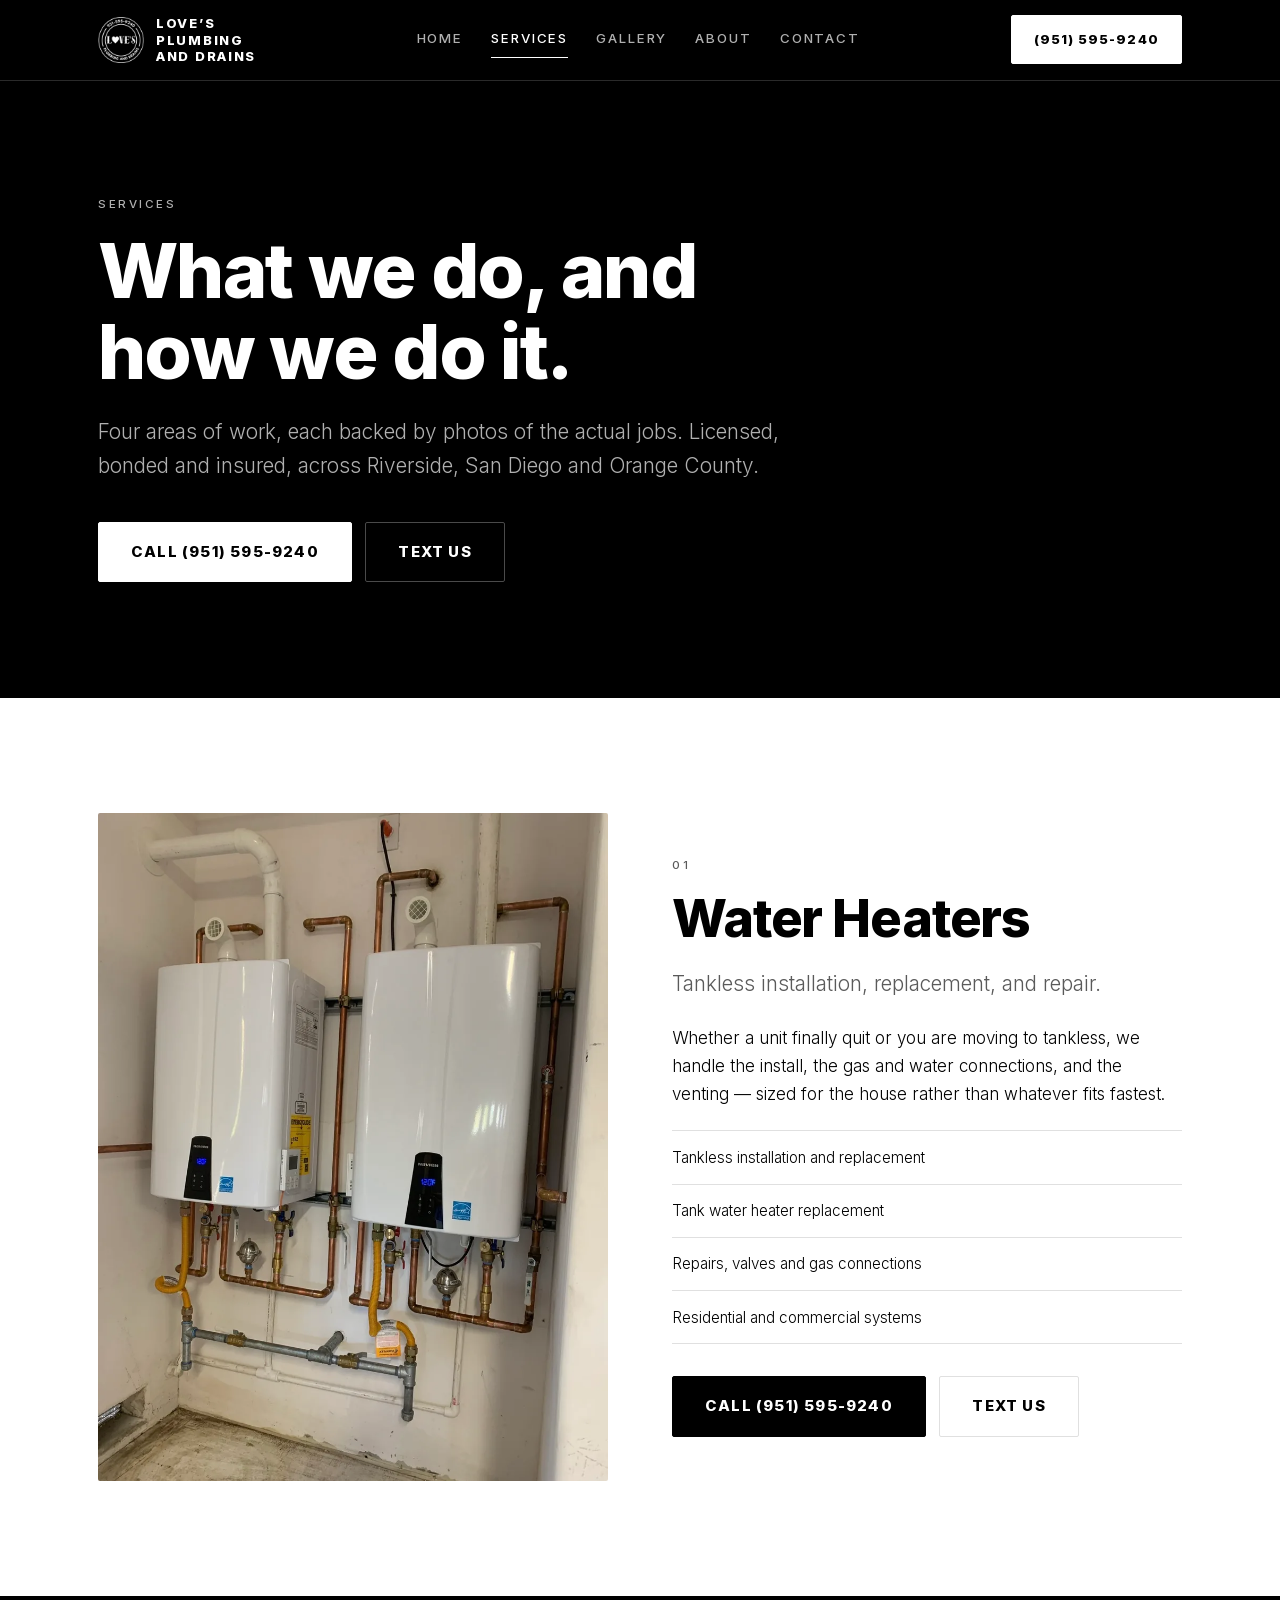
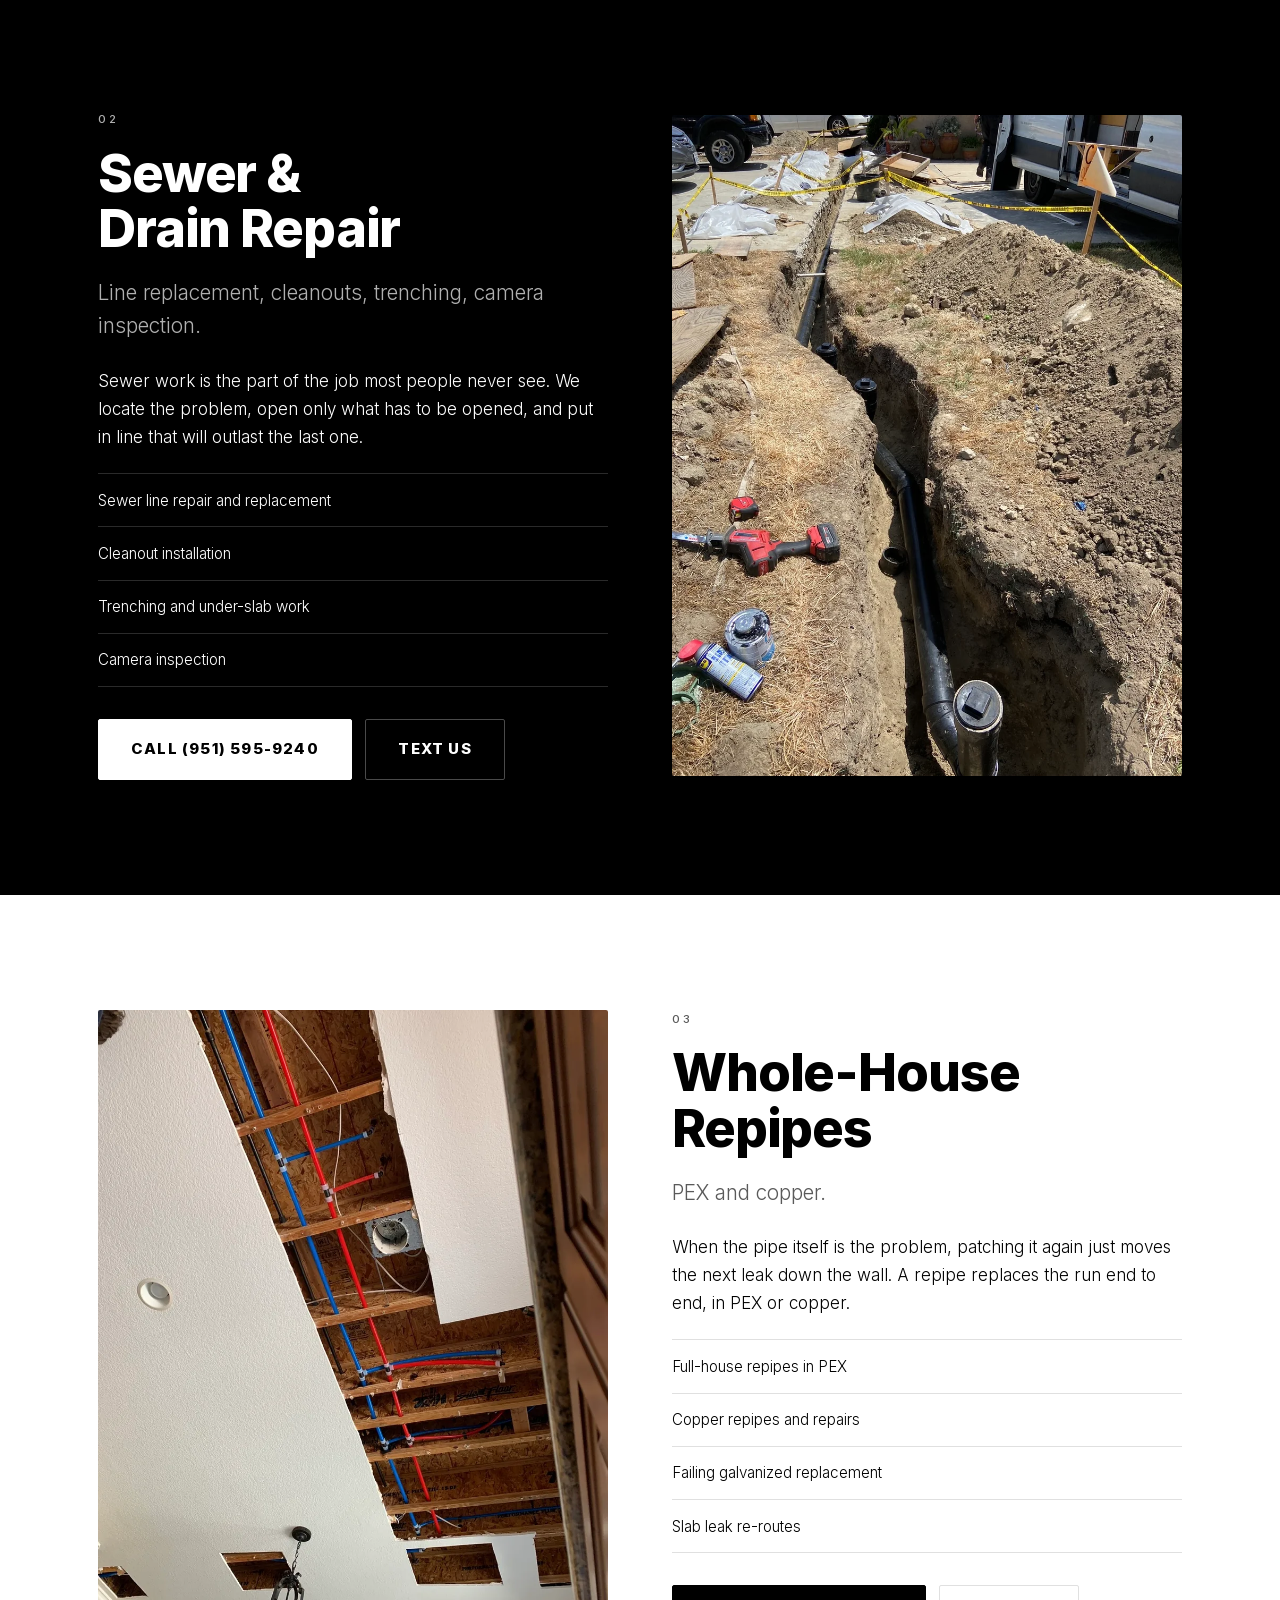
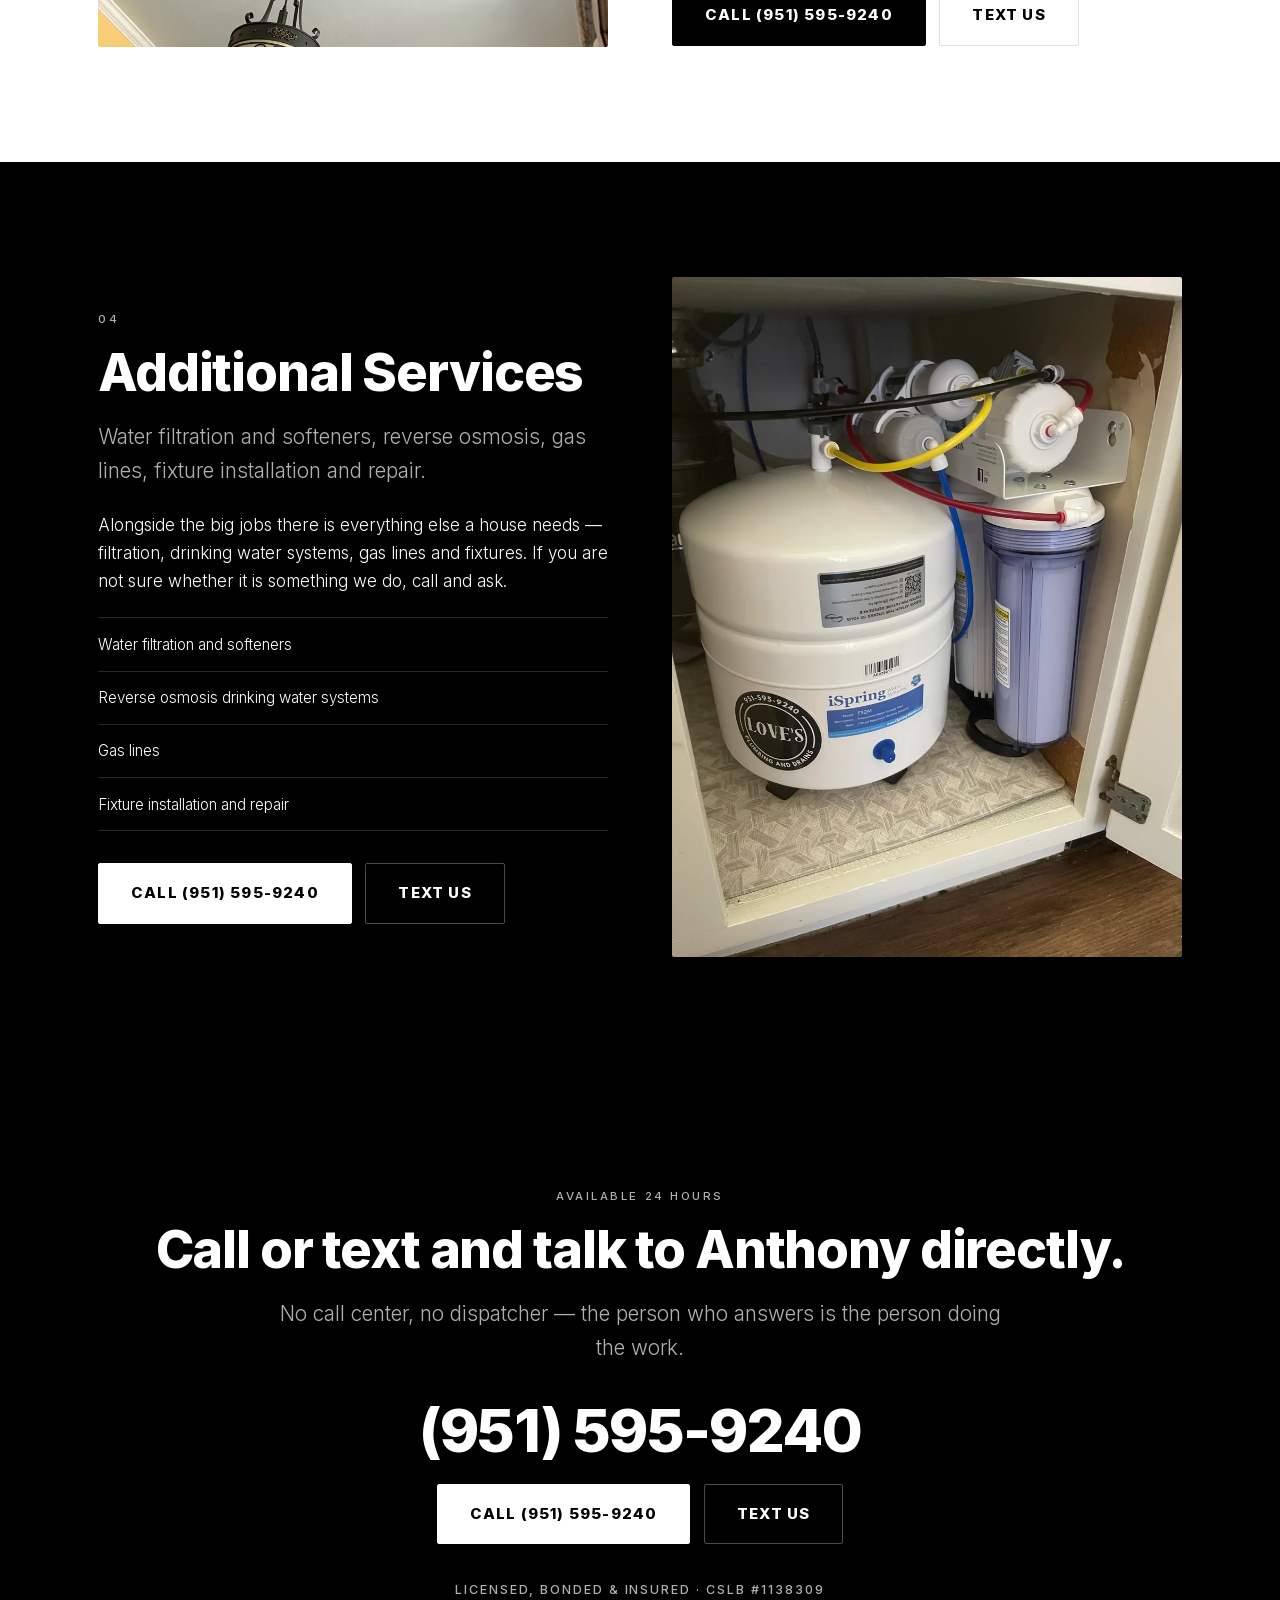
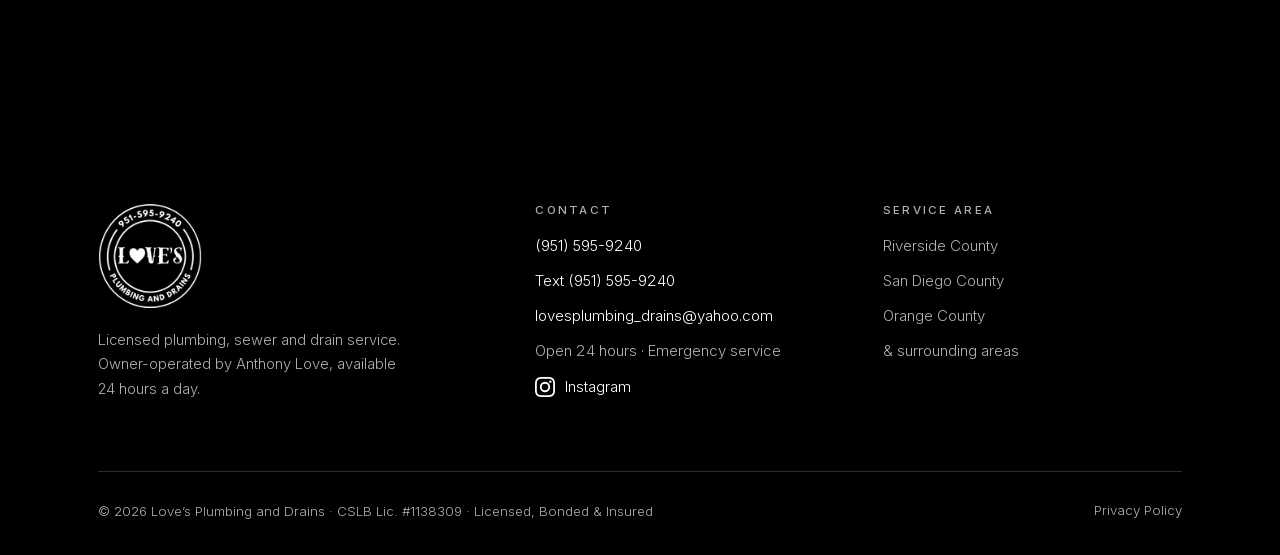
<file: services/index.html>
<!DOCTYPE html>
<html lang="en">
<head>
<meta charset="utf-8">
<meta name="viewport" content="width=device-width, initial-scale=1">
<title>Plumbing Services — Water Heaters, Sewer &amp;amp; Drain, Repipes | Love’s Plumbing and Drains</title>
<meta name="description" content="Tankless and tank water heaters, sewer and drain line repair, cleanouts and trenching, whole-house repipes in PEX and copper, water filtration, gas lines and fixtures. Serving Riverside, San Diego and Orange County.">
<link rel="canonical" href="https://mathias1-creator.github.io/loves-plumbing/services/">

<meta property="og:type" content="website">
<meta property="og:site_name" content="Love’s Plumbing and Drains">
<meta property="og:title" content="Plumbing Services — Water Heaters, Sewer &amp;amp; Drain, Repipes | Love’s Plumbing and Drains">
<meta property="og:description" content="Tankless and tank water heaters, sewer and drain line repair, cleanouts and trenching, whole-house repipes in PEX and copper, water filtration, gas lines and fixtures. Serving Riverside, San Diego and Orange County.">
<meta property="og:url" content="https://mathias1-creator.github.io/loves-plumbing/services/">
<meta property="og:image" content="https://mathias1-creator.github.io/loves-plumbing/assets/img/og-image.png">
<meta property="og:image:width" content="1200">
<meta property="og:image:height" content="630">
<meta property="og:image:alt" content="Love’s Plumbing and Drains — licensed plumbing, sewer and drain service">
<meta name="twitter:card" content="summary_large_image">
<meta name="twitter:title" content="Plumbing Services — Water Heaters, Sewer &amp;amp; Drain, Repipes | Love’s Plumbing and Drains">
<meta name="twitter:description" content="Tankless and tank water heaters, sewer and drain line repair, cleanouts and trenching, whole-house repipes in PEX and copper, water filtration, gas lines and fixtures. Serving Riverside, San Diego and Orange County.">
<meta name="twitter:image" content="https://mathias1-creator.github.io/loves-plumbing/assets/img/og-image.png">

<link rel="icon" href="../assets/img/favicon.ico" sizes="any">
<link rel="icon" type="image/png" sizes="32x32" href="../assets/img/favicon-32.png">
<link rel="apple-touch-icon" href="../assets/img/apple-touch-icon.png">
<meta name="theme-color" content="#000000">

<link rel="preload" href="../assets/fonts/inter-var.woff2" as="font" type="font/woff2" crossorigin>
<link rel="stylesheet" href="../assets/css/site.css">
<script type="application/ld+json">{"@context":"https://schema.org","@type":"Plumber","@id":"https://mathias1-creator.github.io/loves-plumbing/#business","name":"Love\u2019s Plumbing and Drains","url":"https://mathias1-creator.github.io/loves-plumbing/","telephone":"(951) 595-9240","email":"lovesplumbing_drains@yahoo.com","image":"https://mathias1-creator.github.io/loves-plumbing/assets/img/og-image.png","logo":"https://mathias1-creator.github.io/loves-plumbing/assets/img/logo-white.png","description":"Owner-operated plumbing, sewer and drain contractor serving Riverside, San Diego and Orange County. Water heaters, sewer and drain repair, whole-house repipes. Licensed, bonded and insured, 24 hours a day.","slogan":"Taking care of you with LOVE & Doing every job with LOVE.","founder":{"@type":"Person","name":"Anthony Love"},"areaServed":[{"@type":"AdministrativeArea","name":"Riverside"},{"@type":"AdministrativeArea","name":"San Diego"},{"@type":"AdministrativeArea","name":"Orange County"}],"openingHoursSpecification":[{"@type":"OpeningHoursSpecification","dayOfWeek":["Monday","Tuesday","Wednesday","Thursday","Friday","Saturday","Sunday"],"opens":"00:00","closes":"23:59"}],"hasCredential":{"@type":"EducationalOccupationalCredential","credentialCategory":"CSLB Contractor License","identifier":"1138309"},"sameAs":["https://www.instagram.com/loves_plumbing_and_drains/"],"hasOfferCatalog":{"@type":"OfferCatalog","name":"Plumbing services","itemListElement":[{"@type":"Offer","itemOffered":{"@type":"Service","name":"Water heater installation, replacement and repair"}},{"@type":"Offer","itemOffered":{"@type":"Service","name":"Tankless water heater installation"}},{"@type":"Offer","itemOffered":{"@type":"Service","name":"Sewer and drain line repair and replacement"}},{"@type":"Offer","itemOffered":{"@type":"Service","name":"Drain cleanouts and camera inspection"}},{"@type":"Offer","itemOffered":{"@type":"Service","name":"Whole-house repipes in PEX and copper"}},{"@type":"Offer","itemOffered":{"@type":"Service","name":"Water filtration, softeners and reverse osmosis"}},{"@type":"Offer","itemOffered":{"@type":"Service","name":"Gas line installation and repair"}},{"@type":"Offer","itemOffered":{"@type":"Service","name":"Fixture installation and repair"}}]}}</script>
</head>
<body>
<a class="skip" href="#main">Skip to content</a>
<header class="site-header">
<div class="wrap header-inner">
<a class="brand" href="../">
<img src="../assets/img/logo-white-64.png"
     srcset="../assets/img/logo-white-64.png 64w, ../assets/img/logo-white-128.png 128w"
     sizes="46px" width="46" height="46" alt="Love’s Plumbing and Drains home">
<span class="brand-name">Love&rsquo;s Plumbing<br>and Drains</span>
</a>
<button class="nav-toggle" type="button" aria-expanded="false" aria-controls="primary-nav" aria-label="Menu"><span></span></button>
<nav class="nav" id="primary-nav" aria-label="Primary"><a href="../">Home</a><a href="../services/" aria-current="page">Services</a><a href="../gallery/">Gallery</a><a href="../about/">About</a><a href="../contact/">Contact</a></nav>
<a class="btn btn--light header-cta" href="tel:+19515959240">(951) 595-9240</a>
</div>
</header>
<main id="main">
<section class="section section--dark">
<div class="wrap">
<span class="eyebrow">Services</span>
<h1>What we do, and how we do it.</h1>
<p class="lede" style="margin-top:1.5rem">Four areas of work, each backed by photos of the actual jobs. Licensed, bonded and insured, across Riverside, San Diego and Orange County.</p>
<div style="margin-top:2.5rem"><div class="btn-row"><a class="btn btn--light" href="tel:+19515959240">Call (951) 595-9240</a><a class="btn btn--outline-light" href="sms:+19515959240">Text us</a></div></div>
</div>
</section>
<section class="section section--light" id="water-heaters" aria-labelledby="water-heaters-h">
<div class="wrap">
<div class="svc-detail">
<div class="svc-detail-media reveal"><picture><source type="image/webp" srcset="../assets/img/photos/water-heater-tankless-navien-pair-01-480.webp 480w, ../assets/img/photos/water-heater-tankless-navien-pair-01-960.webp 960w, ../assets/img/photos/water-heater-tankless-navien-pair-01-1284.webp 1284w" sizes="(min-width: 860px) 46vw, 92vw"><img src="../assets/img/photos/water-heater-tankless-navien-pair-01-960.jpg" srcset="../assets/img/photos/water-heater-tankless-navien-pair-01-480.jpg 480w, ../assets/img/photos/water-heater-tankless-navien-pair-01-960.jpg 960w, ../assets/img/photos/water-heater-tankless-navien-pair-01-1284.jpg 1284w" sizes="(min-width: 860px) 46vw, 92vw" width="1284" height="1683" alt="Two white Navien tankless water heaters mounted side by side on a wall, connected with copper manifolds, isolation valves and yellow gas lines" loading="lazy" decoding="async"></picture></div>
<div class="svc-detail-body reveal">
<span class="eyebrow">01</span>
<h2 id="water-heaters-h">Water Heaters</h2>
<p class="lede" style="margin-top:1.25rem">Tankless installation, replacement, and repair.</p>
<p style="margin-top:1.25rem">Whether a unit finally quit or you are moving to tankless, we handle the install, the gas and water connections, and the venting — sized for the house rather than whatever fits fastest.</p>
<ul><li>Tankless installation and replacement</li><li>Tank water heater replacement</li><li>Repairs, valves and gas connections</li><li>Residential and commercial systems</li></ul>
<div style="margin-top:2rem"><div class="btn-row"><a class="btn btn--dark" href="tel:+19515959240">Call (951) 595-9240</a><a class="btn btn--outline-dark" href="sms:+19515959240">Text us</a></div></div>
</div>
</div>
</div>
</section><section class="section section--dark" id="sewer-drain" aria-labelledby="sewer-drain-h">
<div class="wrap">
<div class="svc-detail svc-detail--flip">
<div class="svc-detail-media reveal"><picture><source type="image/webp" srcset="../assets/img/photos/sewer-trench-caution-tape-01-480.webp 480w, ../assets/img/photos/sewer-trench-caution-tape-01-960.webp 960w, ../assets/img/photos/sewer-trench-caution-tape-01-1284.webp 1284w" sizes="(min-width: 860px) 46vw, 92vw"><img src="../assets/img/photos/sewer-trench-caution-tape-01-960.jpg" srcset="../assets/img/photos/sewer-trench-caution-tape-01-480.jpg 480w, ../assets/img/photos/sewer-trench-caution-tape-01-960.jpg 960w, ../assets/img/photos/sewer-trench-caution-tape-01-1284.jpg 1284w" sizes="(min-width: 860px) 46vw, 92vw" width="1284" height="1664" alt="Long open trench running along a driveway with a new black ABS sewer line and cleanout fitting, cordoned off with caution tape" loading="lazy" decoding="async"></picture></div>
<div class="svc-detail-body reveal">
<span class="eyebrow">02</span>
<h2 id="sewer-drain-h">Sewer &amp; Drain Repair</h2>
<p class="lede" style="margin-top:1.25rem">Line replacement, cleanouts, trenching, camera inspection.</p>
<p style="margin-top:1.25rem">Sewer work is the part of the job most people never see. We locate the problem, open only what has to be opened, and put in line that will outlast the last one.</p>
<ul><li>Sewer line repair and replacement</li><li>Cleanout installation</li><li>Trenching and under-slab work</li><li>Camera inspection</li></ul>
<div style="margin-top:2rem"><div class="btn-row"><a class="btn btn--light" href="tel:+19515959240">Call (951) 595-9240</a><a class="btn btn--outline-light" href="sms:+19515959240">Text us</a></div></div>
</div>
</div>
</div>
</section><section class="section section--light" id="repipes" aria-labelledby="repipes-h">
<div class="wrap">
<div class="svc-detail">
<div class="svc-detail-media reveal"><picture><source type="image/webp" srcset="../assets/img/photos/repipe-pex-ceiling-01-480.webp 480w, ../assets/img/photos/repipe-pex-ceiling-01-960.webp 960w, ../assets/img/photos/repipe-pex-ceiling-01-1284.webp 1284w" sizes="(min-width: 860px) 46vw, 92vw"><img src="../assets/img/photos/repipe-pex-ceiling-01-960.jpg" srcset="../assets/img/photos/repipe-pex-ceiling-01-480.jpg 480w, ../assets/img/photos/repipe-pex-ceiling-01-960.jpg 960w, ../assets/img/photos/repipe-pex-ceiling-01-1284.jpg 1284w" sizes="(min-width: 860px) 46vw, 92vw" width="1284" height="1603" alt="Red and blue PEX water lines running through open ceiling joists during a whole-house repipe" loading="lazy" decoding="async"></picture></div>
<div class="svc-detail-body reveal">
<span class="eyebrow">03</span>
<h2 id="repipes-h">Whole-House Repipes</h2>
<p class="lede" style="margin-top:1.25rem">PEX and copper.</p>
<p style="margin-top:1.25rem">When the pipe itself is the problem, patching it again just moves the next leak down the wall. A repipe replaces the run end to end, in PEX or copper.</p>
<ul><li>Full-house repipes in PEX</li><li>Copper repipes and repairs</li><li>Failing galvanized replacement</li><li>Slab leak re-routes</li></ul>
<div style="margin-top:2rem"><div class="btn-row"><a class="btn btn--dark" href="tel:+19515959240">Call (951) 595-9240</a><a class="btn btn--outline-dark" href="sms:+19515959240">Text us</a></div></div>
</div>
</div>
</div>
</section><section class="section section--dark" id="additional" aria-labelledby="additional-h">
<div class="wrap">
<div class="svc-detail svc-detail--flip">
<div class="svc-detail-media reveal"><picture><source type="image/webp" srcset="../assets/img/photos/filtration-reverse-osmosis-undersink-01-480.webp 480w, ../assets/img/photos/filtration-reverse-osmosis-undersink-01-960.webp 960w, ../assets/img/photos/filtration-reverse-osmosis-undersink-01-1600.webp 1600w" sizes="(min-width: 860px) 46vw, 92vw"><img src="../assets/img/photos/filtration-reverse-osmosis-undersink-01-960.jpg" srcset="../assets/img/photos/filtration-reverse-osmosis-undersink-01-480.jpg 480w, ../assets/img/photos/filtration-reverse-osmosis-undersink-01-960.jpg 960w, ../assets/img/photos/filtration-reverse-osmosis-undersink-01-1600.jpg 1600w" sizes="(min-width: 860px) 46vw, 92vw" width="1600" height="2133" alt="Under-sink iSpring reverse osmosis drinking water system with storage tank and filter housings, labeled with a Love’s Plumbing and Drains sticker" loading="lazy" decoding="async"></picture></div>
<div class="svc-detail-body reveal">
<span class="eyebrow">04</span>
<h2 id="additional-h">Additional Services</h2>
<p class="lede" style="margin-top:1.25rem">Water filtration and softeners, reverse osmosis, gas lines, fixture installation and repair.</p>
<p style="margin-top:1.25rem">Alongside the big jobs there is everything else a house needs — filtration, drinking water systems, gas lines and fixtures. If you are not sure whether it is something we do, call and ask.</p>
<ul><li>Water filtration and softeners</li><li>Reverse osmosis drinking water systems</li><li>Gas lines</li><li>Fixture installation and repair</li></ul>
<div style="margin-top:2rem"><div class="btn-row"><a class="btn btn--light" href="tel:+19515959240">Call (951) 595-9240</a><a class="btn btn--outline-light" href="sms:+19515959240">Text us</a></div></div>
</div>
</div>
</div>
</section>
<section class="section section--dark" aria-labelledby="cta-h">
<div class="wrap" style="text-align:center">
<span class="eyebrow">Available 24 hours</span>
<h2 id="cta-h" class="reveal">Call or text and talk to Anthony directly.</h2>
<p class="lede reveal" style="margin:1.25rem auto 2.25rem">No call center, no dispatcher &mdash; the person who answers is the person doing the work.</p>
<a class="contact-big" href="tel:+19515959240">(951) 595-9240</a>
<div class="reveal" style="display:flex;justify-content:center"><div class="btn-row"><a class="btn btn--light" href="tel:+19515959240">Call (951) 595-9240</a><a class="btn btn--outline-light" href="sms:+19515959240">Text us</a></div></div>
<p class="hero-license">Licensed, Bonded &amp; Insured &middot; CSLB #1138309</p>
</div>
</section>

</main>
<footer class="site-footer">
<div class="wrap">
<div class="footer-grid">

<div class="footer-brand">
<img src="../assets/img/logo-white-128.png"
     srcset="../assets/img/logo-white-128.png 128w, ../assets/img/logo-white-256.png 256w"
     sizes="104px" width="104" height="104" alt="Love’s Plumbing and Drains">
<p>Licensed plumbing, sewer and drain service. Owner-operated by Anthony Love, available 24 hours a day.</p>
</div>

<div class="footer-col">
<h2>Contact</h2>
<ul>
<li><a href="tel:+19515959240">(951) 595-9240</a></li>
<li><a href="sms:+19515959240">Text (951) 595-9240</a></li>
<li><a href="mailto:lovesplumbing_drains@yahoo.com">lovesplumbing_drains@yahoo.com</a></li>
<li class="muted">Open 24 hours &middot; Emergency service</li>
<li><a class="ig-link" href="https://www.instagram.com/loves_plumbing_and_drains/" rel="noopener noreferrer" target="_blank"><svg viewBox="0 0 24 24" aria-hidden="true" focusable="false"><path d="M12 2.16c3.2 0 3.58.01 4.85.07 1.17.05 1.8.25 2.23.41.56.22.96.48 1.38.9.42.42.68.82.9 1.38.16.42.36 1.06.41 2.23.06 1.27.07 1.65.07 4.85s-.01 3.58-.07 4.85c-.05 1.17-.25 1.8-.41 2.23-.22.56-.48.96-.9 1.38-.42.42-.82.68-1.38.9-.42.16-1.06.36-2.23.41-1.27.06-1.65.07-4.85.07s-3.58-.01-4.85-.07c-1.17-.05-1.8-.25-2.23-.41-.56-.22-.96-.48-1.38-.9-.42-.42-.68-.82-.9-1.38-.16-.42-.36-1.06-.41-2.23-.06-1.27-.07-1.65-.07-4.85s.01-3.58.07-4.85c.05-1.17.25-1.8.41-2.23.22-.56.48-.96.9-1.38.42-.42.82-.68 1.38-.9.42-.16 1.06-.36 2.23-.41 1.27-.06 1.65-.07 4.85-.07M12 0C8.74 0 8.33.01 7.05.07 5.78.13 4.9.33 4.14.63c-.79.3-1.46.72-2.13 1.38C1.35 2.68.93 3.35.63 4.14.33 4.9.13 5.78.07 7.05.01 8.33 0 8.74 0 12s.01 3.67.07 4.95c.06 1.27.26 2.15.56 2.91.3.79.72 1.46 1.38 2.13.67.66 1.34 1.08 2.13 1.38.76.3 1.64.5 2.91.56C8.33 23.99 8.74 24 12 24s3.67-.01 4.95-.07c1.27-.06 2.15-.26 2.91-.56.79-.3 1.46-.72 2.13-1.38.66-.67 1.08-1.34 1.38-2.13.3-.76.5-1.64.56-2.91.06-1.28.07-1.69.07-4.95s-.01-3.67-.07-4.95c-.06-1.27-.26-2.15-.56-2.91-.3-.79-.72-1.46-1.38-2.13C21.32 1.35 20.65.93 19.86.63c-.76-.3-1.64-.5-2.91-.56C15.67.01 15.26 0 12 0z"/><path d="M12 5.84A6.16 6.16 0 1 0 18.16 12 6.16 6.16 0 0 0 12 5.84zM12 16a4 4 0 1 1 4-4 4 4 0 0 1-4 4z"/><circle cx="18.41" cy="5.59" r="1.44"/></svg><span>Instagram</span></a></li>
</ul>
</div>

<div class="footer-col">
<h2>Service area</h2>
<ul>
<li class="muted">Riverside County</li>
<li class="muted">San Diego County</li>
<li class="muted">Orange County</li>
<li class="muted">&amp; surrounding areas</li>
</ul>
</div>

</div>
<div class="footer-bottom">
<span>&copy; 2026 Love’s Plumbing and Drains &middot; CSLB Lic. #1138309 &middot; Licensed, Bonded &amp; Insured</span>
<a href="../privacy/">Privacy Policy</a>
</div>
</div>
</footer>
<div class="callbar">
<a class="call" href="tel:+19515959240"><svg viewBox="0 0 24 24" aria-hidden="true" focusable="false"><path d="M6.62 10.79a15.05 15.05 0 0 0 6.59 6.59l2.2-2.2a1 1 0 0 1 1.03-.24 11.36 11.36 0 0 0 3.56.57 1 1 0 0 1 1 1V20a1 1 0 0 1-1 1A17 17 0 0 1 3 4a1 1 0 0 1 1-1h3.5a1 1 0 0 1 1 1 11.36 11.36 0 0 0 .57 3.56 1 1 0 0 1-.25 1.03l-2.2 2.2z"/></svg><span>Call</span></a>
<a class="text" href="sms:+19515959240"><svg viewBox="0 0 24 24" aria-hidden="true" focusable="false"><path d="M20 2H4a2 2 0 0 0-2 2v18l4-4h14a2 2 0 0 0 2-2V4a2 2 0 0 0-2-2zM7 9h10v2H7V9zm0 4h7v2H7v-2z"/></svg><span>Text</span></a>
</div>
<script src="../assets/js/site.js" defer></script>
</body>
</html>
</file>
<file: assets/css/site.css>
/* ==========================================================================
   Love's Plumbing and Drains
   Strictly black, white and grey. No accent colour anywhere — the badge is
   uncompromising and any colour would fight it. Emphasis comes from inverted
   contrast and weight, never hue.
   ========================================================================== */

/* Self-hosted so no visitor IP is ever sent to a third-party font CDN.
   One variable file covers the whole 300–800 range we set type in. */
@font-face {
  font-family: "Inter";
  src: url("../fonts/inter-var.woff2") format("woff2-variations");
  font-weight: 300 800;
  font-style: normal;
  font-display: swap;
}

:root {
  --black: #000000;
  --off-black: #0c0c0c;
  --charcoal: #1a1a1a;
  --grey: #767676;
  --light-grey: #f4f4f4;
  --white: #ffffff;

  /* Derived greys for secondary copy. Still strictly greyscale, but pitched
     for WCAG AA against their own backgrounds rather than sitting at the
     4.5:1 knife-edge that --grey does. */
  --muted-on-dark: #b0b0b0;
  --muted-on-light: #5a5a5a;

  --rule-on-dark: #2a2a2a;
  --rule-on-light: #e0e0e0;

  --font: "Inter", system-ui, -apple-system, "Segoe UI", Roboto, sans-serif;

  --wrap: 1180px;
  --gutter: clamp(1.25rem, 4vw, 3rem);
  --section-y: clamp(4rem, 9vw, 7.5rem);

  --bar-h: 68px; /* sticky mobile call/text bar */
  --ease: cubic-bezier(0.22, 0.61, 0.36, 1);
}

/* --------------------------------------------------------------- reset -- */
*,
*::before,
*::after { box-sizing: border-box; }

html { -webkit-text-size-adjust: 100%; scroll-behavior: smooth; }

body {
  margin: 0;
  font-family: var(--font);
  font-weight: 300;
  font-size: clamp(1rem, 0.96rem + 0.2vw, 1.0625rem);
  line-height: 1.65;
  color: var(--black);
  background: var(--white);
  -webkit-font-smoothing: antialiased;
  text-rendering: optimizeLegibility;
  overflow-x: hidden;
}

img { max-width: 100%; height: auto; display: block; }
a { color: inherit; }
button { font: inherit; color: inherit; }

h1, h2, h3, h4 {
  margin: 0;
  font-weight: 800;
  line-height: 1.06;
  letter-spacing: -0.022em;
  text-wrap: balance;
}

h1 { font-size: clamp(2.25rem, 1.35rem + 4.4vw, 4.75rem); }
h2 { font-size: clamp(1.85rem, 1.2rem + 2.9vw, 3.25rem); }
h3 { font-size: clamp(1.2rem, 1.06rem + 0.62vw, 1.55rem); letter-spacing: -0.014em; }

p { margin: 0 0 1.15em; }
p:last-child { margin-bottom: 0; }

/* ----------------------------------------------------------- skip link -- */
.skip {
  position: absolute;
  left: -9999px;
  top: 0;
  z-index: 200;
  padding: 0.85rem 1.25rem;
  background: var(--white);
  color: var(--black);
  font-weight: 500;
}
.skip:focus { left: 0; }

/* ------------------------------------------------------------- layout -- */
.wrap {
  width: 100%;
  max-width: var(--wrap);
  margin-inline: auto;
  padding-inline: var(--gutter);
}

.section { padding-block: var(--section-y); }

/* The alternating black/white rhythm is the whole visual system — it comes
   straight from the logo, so the page never needs decoration to feel designed. */
.section--dark { background: var(--black); color: var(--white); }
.section--offblack { background: var(--off-black); color: var(--white); }
.section--light { background: var(--white); color: var(--black); }
.section--grey { background: var(--light-grey); color: var(--black); }

.section--dark a:not(.btn),
.section--offblack a:not(.btn) { color: var(--white); }

/* ------------------------------------------------------------ eyebrow -- */
/* Small, uppercase, generously letterspaced — a quiet echo of the ring type
   on the badge without literally copying it. */
.eyebrow {
  display: block;
  margin: 0 0 1.15rem;
  font-size: 0.72rem;
  font-weight: 500;
  text-transform: uppercase;
  letter-spacing: 0.22em;
  line-height: 1.4;
}
.section--dark .eyebrow,
.section--offblack .eyebrow { color: var(--muted-on-dark); }
.section--light .eyebrow,
.section--grey .eyebrow { color: var(--muted-on-light); }

.lede {
  font-size: clamp(1.05rem, 1rem + 0.4vw, 1.3rem);
  line-height: 1.6;
  max-width: 56ch;
}
.section--dark .lede,
.section--offblack .lede { color: var(--muted-on-dark); }
.section--light .lede,
.section--grey .lede { color: var(--muted-on-light); }

.section-head { max-width: 62ch; margin-bottom: clamp(2.25rem, 4vw, 3.5rem); }

/* ------------------------------------------------------------ buttons -- */
/* Inverted contrast rather than colour: white buttons on dark sections,
   black buttons on light ones. Maximum contrast is what makes them pop. */
.btn {
  display: inline-flex;
  align-items: center;
  justify-content: center;
  gap: 0.6rem;
  padding: 1.05rem 2rem;
  border: 1px solid transparent;
  border-radius: 2px;
  font-size: 0.94rem;
  font-weight: 800;
  letter-spacing: 0.08em;
  text-transform: uppercase;
  text-decoration: none;
  cursor: pointer;
  transition: background-color 0.22s var(--ease), color 0.22s var(--ease),
              border-color 0.22s var(--ease), transform 0.22s var(--ease);
}
.btn:active { transform: translateY(1px); }

.btn--light { background: var(--white); color: var(--black); border-color: var(--white); }
.btn--light:hover { background: transparent; color: var(--white); }

.btn--outline-light { background: transparent; color: var(--white); border-color: #4a4a4a; }
.btn--outline-light:hover { background: var(--white); color: var(--black); border-color: var(--white); }

.btn--dark { background: var(--black); color: var(--white); border-color: var(--black); }
.btn--dark:hover { background: transparent; color: var(--black); }

.btn--outline-dark { background: transparent; color: var(--black); border-color: var(--rule-on-light); }
.btn--outline-dark:hover { background: var(--black); color: var(--white); border-color: var(--black); }

.btn-row { display: flex; flex-wrap: wrap; gap: 0.85rem; }

/* Text link with a rule under it */
.link-more {
  display: inline-flex;
  align-items: center;
  gap: 0.5rem;
  font-weight: 500;
  font-size: 0.86rem;
  letter-spacing: 0.14em;
  text-transform: uppercase;
  text-decoration: none;
  padding-bottom: 0.35rem;
  border-bottom: 1px solid currentColor;
  transition: gap 0.22s var(--ease), opacity 0.22s var(--ease);
}
.link-more:hover { gap: 0.85rem; opacity: 0.65; }
.link-more .arrow { width: 15px; height: 15px; flex: none; }

/* ------------------------------------------------------------- header -- */
.site-header {
  position: sticky;
  top: 0;
  z-index: 90;
  background: var(--black);
  border-bottom: 1px solid var(--rule-on-dark);
  color: var(--white);
}
.header-inner {
  display: flex;
  align-items: center;
  justify-content: space-between;
  gap: 1rem;
  min-height: 72px;
  padding-block: 0.7rem;
}
/* The badge is circular — it gets clear space on all sides, never cramped. */
.brand { display: flex; align-items: center; gap: 0.75rem; text-decoration: none; padding: 0.25rem 0; }
.brand img { width: 46px; height: 46px; }
.brand-name {
  font-size: 0.82rem;
  font-weight: 800;
  letter-spacing: 0.13em;
  text-transform: uppercase;
  line-height: 1.25;
  max-width: 11ch;
}

.nav { display: flex; align-items: center; gap: clamp(1.1rem, 2.2vw, 2.1rem); }
.nav a {
  font-size: 0.83rem;
  font-weight: 500;
  letter-spacing: 0.14em;
  text-transform: uppercase;
  text-decoration: none;
  color: var(--muted-on-dark);
  padding: 0.4rem 0;
  border-bottom: 1px solid transparent;
  transition: color 0.2s var(--ease), border-color 0.2s var(--ease);
}
.nav a:hover { color: var(--white); border-bottom-color: var(--white); }
.nav a[aria-current="page"] { color: var(--white); border-bottom-color: var(--white); }

.header-cta { display: inline-flex; padding: 0.8rem 1.4rem; font-size: 0.82rem; }

.nav-toggle {
  display: none;
  align-items: center;
  justify-content: center;
  width: 46px;
  height: 46px;
  padding: 0;
  background: transparent;
  border: 1px solid var(--rule-on-dark);
  border-radius: 2px;
  cursor: pointer;
}
.nav-toggle span {
  display: block;
  position: relative;
  width: 20px;
  height: 1.5px;
  background: var(--white);
  transition: background 0.2s var(--ease);
}
.nav-toggle span::before,
.nav-toggle span::after {
  content: "";
  position: absolute;
  left: 0;
  width: 20px;
  height: 1.5px;
  background: var(--white);
  transition: transform 0.24s var(--ease);
}
.nav-toggle span::before { top: -6px; }
.nav-toggle span::after { top: 6px; }
.nav-toggle[aria-expanded="true"] span { background: transparent; }
.nav-toggle[aria-expanded="true"] span::before { transform: translateY(6px) rotate(45deg); }
.nav-toggle[aria-expanded="true"] span::after { transform: translateY(-6px) rotate(-45deg); }

/* ---------------------------------------------------------------- hero -- */
/* No photo, no overlay, no gradient. The badge is the hero. */
.hero {
  background: var(--black);
  color: var(--white);
  text-align: center;
  padding-block: clamp(3.25rem, 8vw, 6.5rem) clamp(3.5rem, 8vw, 6rem);
}
.hero-badge {
  width: clamp(168px, 27vw, 292px);
  height: auto;
  margin: 0 auto clamp(2.25rem, 4.5vw, 3.5rem);
  /* Clear space ≥25% of the badge diameter on all sides. */
  padding: 0;
}
.hero h1 { margin-bottom: 1.35rem; }
.hero .lede { margin: 0 auto 2.5rem; color: var(--muted-on-dark); }
.hero .btn-row { justify-content: center; }
.hero-license {
  margin-top: 2.25rem;
  font-size: 0.78rem;
  font-weight: 500;
  letter-spacing: 0.16em;
  text-transform: uppercase;
  color: var(--muted-on-dark);
}

/* Anthony's own recurring line — a quiet signature under the headline, not a
   banner. Deliberately no text-transform: the capitalised LOVE is his
   emphasis and uppercasing the whole line would flatten it. */
.hero-tagline {
  margin: 0 0 1.4rem;
  font-size: clamp(0.82rem, 0.78rem + 0.18vw, 0.94rem);
  font-weight: 500;
  letter-spacing: 0.05em;
  color: var(--muted-on-dark);
}

/* --------------------------------------------------------- trust strip -- */
.trust {
  background: var(--white);
  color: var(--black);
  border-bottom: 1px solid var(--rule-on-light);
  padding-block: 1.5rem;
}
/* The separator lives inside each <li>, so the ul gap and the li gap both sit
   between two labels — keep them matched and modest or the six items overflow
   the container and wrap awkwardly. */
.trust ul {
  display: flex;
  flex-wrap: wrap;
  justify-content: center;
  align-items: center;
  gap: 0.6rem clamp(0.7rem, 1.5vw, 1.35rem);
  margin: 0;
  padding: 0;
  list-style: none;
}
.trust li {
  display: flex;
  align-items: center;
  gap: clamp(0.7rem, 1.5vw, 1.35rem);
  font-size: 0.74rem;
  font-weight: 500;
  letter-spacing: 0.13em;
  text-transform: uppercase;
  white-space: nowrap;
}
.trust li:not(:last-child)::after {
  content: "";
  width: 1px;
  height: 12px;
  background: var(--rule-on-light);
}

/* --------------------------------------------------------- service grid -- */
/* Four cards, so the column counts are explicit: auto-fit would drop to 3+1
   at desktop widths and leave the fourth card stranded on its own row. */
.svc-grid {
  display: grid;
  grid-template-columns: 1fr;
  gap: clamp(1.5rem, 2.6vw, 2.25rem);
}
@media (min-width: 600px)  { .svc-grid { grid-template-columns: repeat(2, 1fr); } }
@media (min-width: 1040px) { .svc-grid { grid-template-columns: repeat(4, 1fr); } }
.svc-card {
  display: flex;
  flex-direction: column;
  text-decoration: none;
  background: var(--white);
  border: 1px solid var(--rule-on-light);
  border-radius: 2px;
  overflow: hidden;
  transition: border-color 0.25s var(--ease), transform 0.25s var(--ease);
}
.section--dark .svc-card,
.section--offblack .svc-card { background: var(--charcoal); border-color: var(--rule-on-dark); }
.svc-card:hover { transform: translateY(-4px); border-color: var(--grey); }

.svc-media { position: relative; aspect-ratio: 4 / 3; overflow: hidden; background: var(--charcoal); }
.svc-media img { width: 100%; height: 100%; object-fit: cover; transition: transform 0.5s var(--ease); }
.svc-card:hover .svc-media img { transform: scale(1.035); }

.svc-body { padding: 1.6rem 1.5rem 1.75rem; display: flex; flex-direction: column; gap: 0.6rem; flex: 1; }
.svc-body h3 { margin: 0; }
.svc-body p { font-size: 0.95rem; margin: 0; }
.section--light .svc-body p, .section--grey .svc-body p { color: var(--muted-on-light); }
.section--dark .svc-body p, .section--offblack .svc-body p { color: var(--muted-on-dark); }

/* ----------------------------------------------- service detail blocks -- */
.svc-detail { display: grid; gap: clamp(2rem, 5vw, 4.5rem); align-items: center; }
@media (min-width: 860px) {
  .svc-detail { grid-template-columns: 1fr 1fr; }
  .svc-detail--flip .svc-detail-media { order: 2; }
}
.svc-detail-media img {
  width: 100%;
  height: auto;
  border-radius: 2px;
}
.svc-detail-body ul { margin: 1.4rem 0 0; padding: 0; list-style: none; }
.svc-detail-body li {
  padding: 0.85rem 0;
  border-top: 1px solid var(--rule-on-light);
  font-size: 0.95rem;
}
.section--dark .svc-detail-body li,
.section--offblack .svc-detail-body li { border-top-color: var(--rule-on-dark); }
.svc-detail-body li:last-child { border-bottom: 1px solid var(--rule-on-light); }
.section--dark .svc-detail-body li:last-child,
.section--offblack .svc-detail-body li:last-child { border-bottom-color: var(--rule-on-dark); }

/* ------------------------------------------------------- selected work -- */
/* Six photos -> a clean 3x2 on desktop, 2x3 on tablet. */
.work-grid {
  display: grid;
  grid-template-columns: repeat(2, 1fr);
  gap: clamp(0.75rem, 1.4vw, 1.1rem);
}
@media (min-width: 900px) { .work-grid { grid-template-columns: repeat(3, 1fr); } }
.work-grid a {
  display: block;
  aspect-ratio: 1 / 1;
  overflow: hidden;
  border-radius: 2px;
  background: var(--charcoal);
}
.work-grid img { width: 100%; height: 100%; object-fit: cover; transition: transform 0.5s var(--ease), opacity 0.3s var(--ease); }
.work-grid a:hover img { transform: scale(1.04); opacity: 0.88; }

/* -------------------------------------------------------------- about -- */
.about-split { display: grid; gap: clamp(2.25rem, 5vw, 4.5rem); align-items: start; }
@media (min-width: 880px) { .about-split { grid-template-columns: 1.05fr 0.95fr; } }
.about-copy p {
  font-size: clamp(1.06rem, 1rem + 0.5vw, 1.32rem);
  line-height: 1.62;
  max-width: 46ch;
}
.about-copy p + p { margin-top: 1.35rem; }
.about-copy .first {
  font-weight: 500;
  font-size: clamp(1.2rem, 1.05rem + 0.85vw, 1.6rem);
  line-height: 1.45;
}
.about-sig {
  margin-top: 2.5rem;
  padding-top: 1.5rem;
  border-top: 1px solid var(--rule-on-light);
  font-size: 0.85rem;
  letter-spacing: 0.06em;
  color: var(--muted-on-light);
}
.section--dark .about-sig, .section--offblack .about-sig {
  border-top-color: var(--rule-on-dark);
  color: var(--muted-on-dark);
}

/* ------------------------------------------------------------ gallery -- */
/* Masonry via CSS columns: variable box heights, consistent gutters, and
   images at their natural aspect ratio. Many of these are tall trench shots —
   forcing them into a uniform grid would destroy them. */
.masonry {
  column-count: 1;
  column-gap: clamp(0.75rem, 1.4vw, 1.1rem);
}
@media (min-width: 560px)  { .masonry { column-count: 2; } }
@media (min-width: 900px)  { .masonry { column-count: 3; } }
@media (min-width: 1240px) { .masonry { column-count: 4; } }

.masonry-item {
  break-inside: avoid;
  margin-bottom: clamp(0.75rem, 1.4vw, 1.1rem);
  display: block;
  width: 100%;
  padding: 0;
  border: 0;
  background: var(--charcoal);
  border-radius: 2px;
  overflow: hidden;
  cursor: zoom-in;
  position: relative;
  line-height: 0;
}
.masonry-item img { width: 100%; height: auto; transition: opacity 0.3s var(--ease), transform 0.5s var(--ease); }
.masonry-item:hover img { opacity: 0.85; transform: scale(1.02); }

/* ----------------------------------------------------------- lightbox -- */
.lightbox {
  position: fixed;
  inset: 0;
  z-index: 300;
  display: none;
  align-items: center;
  justify-content: center;
  background: rgba(0, 0, 0, 0.965);
  padding: clamp(0.75rem, 3vw, 2.5rem);
}
.lightbox[open], .lightbox.is-open { display: flex; }
.lightbox img {
  max-width: 100%;
  max-height: 82vh;
  width: auto;
  height: auto;
  object-fit: contain;
}
.lb-close, .lb-prev, .lb-next {
  position: absolute;
  display: inline-flex;
  align-items: center;
  justify-content: center;
  width: 52px;
  height: 52px;
  background: rgba(0, 0, 0, 0.55);
  border: 1px solid var(--rule-on-dark);
  border-radius: 2px;
  color: var(--white);
  cursor: pointer;
  transition: background 0.2s var(--ease), border-color 0.2s var(--ease);
}
.lb-close:hover, .lb-prev:hover, .lb-next:hover { background: var(--charcoal); border-color: var(--grey); }
.lb-close { top: clamp(0.75rem, 2.5vw, 1.75rem); right: clamp(0.75rem, 2.5vw, 1.75rem); }
.lb-prev { left: clamp(0.5rem, 2vw, 1.75rem); top: 50%; transform: translateY(-50%); }
.lb-next { right: clamp(0.5rem, 2vw, 1.75rem); top: 50%; transform: translateY(-50%); }
.lb-close svg, .lb-prev svg, .lb-next svg { width: 20px; height: 20px; }
.lb-counter {
  position: absolute;
  bottom: clamp(0.75rem, 2.5vw, 1.75rem);
  left: 50%;
  transform: translateX(-50%);
  font-size: 0.78rem;
  font-weight: 500;
  letter-spacing: 0.16em;
  color: var(--muted-on-dark);
}
/* ------------------------------------------------------------ reviews -- */
/* Two columns headed by their platform mark so the source is obvious at a
   glance. Stacks on mobile with Google first, which is the DOM order. */
.reviews-grid { display: grid; gap: clamp(2.5rem, 5vw, 3.5rem); }
@media (min-width: 860px) {
  .reviews-grid { grid-template-columns: 1fr 1fr; gap: clamp(2.5rem, 4vw, 4.5rem); }
}

.reviews-source {
  display: flex;
  align-items: center;
  gap: 0.7rem;
  margin: 0 0 1.75rem;
  padding-bottom: 1.05rem;
  border-bottom: 1px solid var(--rule-on-dark);
  font-size: 0.8rem;
  font-weight: 500;
  letter-spacing: 0.18em;
  text-transform: uppercase;
}
/* The only colour on the page. Left at their official sizes and hues —
   both marks are used unmodified, per Google's and Yelp's brand guidelines. */
.reviews-source svg { width: 21px; height: 21px; flex: none; display: block; }

.review-list { list-style: none; margin: 0; padding: 0; }
.review { margin: 0; }
.review + .review {
  margin-top: 1.6rem;
  padding-top: 1.6rem;
  border-top: 1px solid var(--rule-on-dark);
}
.review blockquote { margin: 0; }
.review blockquote p {
  margin: 0;
  font-size: 0.99rem;
  line-height: 1.62;
}
.review figcaption {
  margin-top: 0.75rem;
  font-size: 0.76rem;
  font-weight: 500;
  letter-spacing: 0.14em;
  text-transform: uppercase;
  color: var(--muted-on-dark);
}

/* ---------------------------------------------------------------- faq -- */
.faq { max-width: 820px; margin-inline: auto; }
.faq-item { border-top: 1px solid var(--rule-on-light); }
.faq-item:last-child { border-bottom: 1px solid var(--rule-on-light); }
.section--dark .faq-item, .section--offblack .faq-item { border-top-color: var(--rule-on-dark); }
.section--dark .faq-item:last-child, .section--offblack .faq-item:last-child { border-bottom-color: var(--rule-on-dark); }

.faq-q {
  display: flex;
  align-items: center;
  justify-content: space-between;
  gap: 1.5rem;
  width: 100%;
  padding: 1.5rem 0;
  background: none;
  border: 0;
  text-align: left;
  font-size: clamp(1.02rem, 0.98rem + 0.35vw, 1.2rem);
  font-weight: 500;
  line-height: 1.35;
  cursor: pointer;
}
.faq-icon { position: relative; flex: 0 0 18px; width: 18px; height: 18px; }
.faq-icon::before, .faq-icon::after {
  content: "";
  position: absolute;
  left: 50%;
  top: 50%;
  background: currentColor;
  transition: transform 0.28s var(--ease), opacity 0.28s var(--ease);
}
.faq-icon::before { width: 18px; height: 1.5px; transform: translate(-50%, -50%); }
.faq-icon::after  { width: 1.5px; height: 18px; transform: translate(-50%, -50%); }
.faq-q[aria-expanded="true"] .faq-icon::after { transform: translate(-50%, -50%) rotate(90deg); opacity: 0; }

/* Answers are open by default so the FAQ still reads with JS disabled;
   the script collapses them on load by setting [hidden]. */
.faq-a { display: block; padding: 0 0 1.6rem; max-width: 68ch; }
.faq-a[hidden] { display: none; }
.section--light .faq-a, .section--grey .faq-a { color: var(--muted-on-light); }
.section--dark .faq-a, .section--offblack .faq-a { color: var(--muted-on-dark); }

/* ------------------------------------------------------------ contact -- */
.contact-grid { display: grid; gap: clamp(2rem, 4vw, 3.5rem); }
@media (min-width: 820px) { .contact-grid { grid-template-columns: 1fr 1fr; } }
.contact-big {
  font-size: clamp(2rem, 1.2rem + 3.6vw, 3.75rem);
  font-weight: 800;
  letter-spacing: -0.03em;
  line-height: 1;
  text-decoration: none;
  display: inline-block;
  margin-bottom: 1.5rem;
}
.contact-big:hover { opacity: 0.72; }

.detail-list { margin: 0; padding: 0; }
.detail-list div { padding: 1.15rem 0; border-top: 1px solid var(--rule-on-light); }
.section--dark .detail-list div, .section--offblack .detail-list div { border-top-color: var(--rule-on-dark); }
.detail-list div:last-child { border-bottom: 1px solid var(--rule-on-light); }
.section--dark .detail-list div:last-child, .section--offblack .detail-list div:last-child { border-bottom-color: var(--rule-on-dark); }
.detail-list dt {
  font-size: 0.7rem;
  font-weight: 500;
  letter-spacing: 0.2em;
  text-transform: uppercase;
  margin-bottom: 0.4rem;
}
.section--light .detail-list dt, .section--grey .detail-list dt { color: var(--muted-on-light); }
.section--dark .detail-list dt, .section--offblack .detail-list dt { color: var(--muted-on-dark); }
.detail-list dd { margin: 0; font-size: 1.02rem; }
.detail-list dd a { text-decoration: none; border-bottom: 1px solid currentColor; }

/* ----------------------------------------------------------- fine copy -- */
.prose { max-width: 68ch; }
.prose h2 { font-size: clamp(1.4rem, 1.2rem + 0.9vw, 1.9rem); margin-top: 2.75rem; margin-bottom: 0.9rem; }
.prose h2:first-of-type { margin-top: 0; }
.prose ul { padding-left: 1.15rem; margin: 0 0 1.15em; }
.prose li { margin-bottom: 0.5rem; }
.prose a { text-decoration: underline; text-underline-offset: 3px; }

/* -------------------------------------------------------------- footer -- */
.site-footer { background: var(--black); color: var(--white); padding-block: clamp(3.5rem, 7vw, 5.5rem) 2rem; }
.footer-grid { display: grid; gap: clamp(2.25rem, 4vw, 3rem); }
@media (min-width: 720px)  { .footer-grid { grid-template-columns: 1.3fr 1fr 1fr; } }

.footer-brand img { width: 104px; height: 104px; margin-bottom: 1.25rem; }
.footer-brand p { color: var(--muted-on-dark); font-size: 0.92rem; max-width: 34ch; }

.footer-col h2 {
  font-size: 0.72rem;
  font-weight: 500;
  letter-spacing: 0.2em;
  text-transform: uppercase;
  color: var(--muted-on-dark);
  margin-bottom: 1.1rem;
}
.footer-col ul { list-style: none; margin: 0; padding: 0; }
.footer-col li { margin-bottom: 0.65rem; font-size: 0.94rem; }
.footer-col a { text-decoration: none; border-bottom: 1px solid transparent; transition: border-color 0.2s var(--ease); }
.footer-col a:hover { border-bottom-color: var(--white); }
.footer-col .muted { color: var(--muted-on-dark); }

.ig-link { display: inline-flex; align-items: center; gap: 0.6rem; text-decoration: none; }
.ig-link svg { width: 20px; height: 20px; fill: currentColor; flex: none; }

.footer-bottom {
  display: flex;
  flex-wrap: wrap;
  align-items: center;
  justify-content: space-between;
  gap: 1rem;
  margin-top: clamp(2.5rem, 5vw, 3.5rem);
  padding-top: 1.75rem;
  border-top: 1px solid var(--rule-on-dark);
  font-size: 0.83rem;
  color: var(--muted-on-dark);
}
.footer-bottom a { text-decoration: none; border-bottom: 1px solid transparent; }
.footer-bottom a:hover { border-bottom-color: var(--muted-on-dark); }

/* ------------------------------------------------- sticky mobile bar -- */
/* The single most important element on the site. It never scrolls away. */
.callbar {
  position: fixed;
  left: 0;
  right: 0;
  bottom: 0;
  z-index: 100;
  display: none;
  border-top: 1px solid var(--rule-on-dark);
  background: var(--black);
  padding-bottom: env(safe-area-inset-bottom);
}
.callbar a {
  flex: 1 1 50%;
  display: inline-flex;
  align-items: center;
  justify-content: center;
  gap: 0.5rem;
  min-height: var(--bar-h);
  font-size: 0.92rem;
  font-weight: 800;
  letter-spacing: 0.14em;
  text-transform: uppercase;
  text-decoration: none;
}
.callbar .call { background: var(--white); color: var(--black); }
.callbar .text { background: var(--black); color: var(--white); }
.callbar svg { width: 17px; height: 17px; fill: currentColor; flex: none; }

@media (max-width: 899px) {
  .callbar { display: flex; }
  body { padding-bottom: calc(var(--bar-h) + env(safe-area-inset-bottom)); }
}

/* ------------------------------------------------------------ reveal -- */
.reveal { opacity: 0; transform: translateY(22px); }
.reveal.is-in {
  opacity: 1;
  transform: none;
  transition: opacity 0.7s var(--ease), transform 0.7s var(--ease);
}

/* ------------------------------------------------------------- focus -- */
:focus-visible {
  outline: 3px solid var(--white);
  outline-offset: 3px;
}
.section--light :focus-visible,
.section--grey :focus-visible,
.trust :focus-visible,
body > main .section--light :focus-visible { outline-color: var(--black); }
.masonry-item:focus-visible, .gallery-lead:focus-visible { outline: 3px solid var(--black); outline-offset: 3px; }
.section--dark .masonry-item:focus-visible { outline-color: var(--white); }

/* --------------------------------------------------------- responsive -- */
@media (max-width: 899px) {
  .nav-toggle { display: inline-flex; }
  .header-cta { display: none; }
  .nav {
    position: absolute;
    top: 100%;
    left: 0;
    right: 0;
    flex-direction: column;
    align-items: stretch;
    gap: 0;
    padding: 0.5rem var(--gutter) 1.5rem;
    background: var(--black);
    border-bottom: 1px solid var(--rule-on-dark);
    display: none;
  }
  .nav.is-open { display: flex; }
  .nav a { padding: 0.95rem 0; border-bottom: 1px solid var(--rule-on-dark); }
  .nav a:last-child { border-bottom: 0; }
}

@media (max-width: 420px) {
  .btn { padding: 0.95rem 1.4rem; font-size: 0.86rem; }
  .btn-row .btn { flex: 1 1 100%; }
  .brand-name { display: none; }
}

/* ------------------------------------------------- reduced motion -- */
@media (prefers-reduced-motion: reduce) {
  html { scroll-behavior: auto; }
  *, *::before, *::after {
    animation-duration: 0.01ms !important;
    animation-iteration-count: 1 !important;
    transition-duration: 0.01ms !important;
    scroll-behavior: auto !important;
  }
  .reveal { opacity: 1; transform: none; }
  .svc-card:hover { transform: none; }
  .svc-card:hover .svc-media img,
  .work-grid a:hover img,
  .masonry-item:hover img { transform: none; }
}

/* ------------------------------------------------------------- print -- */
@media print {
  .site-header, .callbar, .lightbox { display: none !important; }
  body { padding-bottom: 0; color: #000; background: #fff; }
  .section--dark, .section--offblack, .hero, .site-footer { background: #fff !important; color: #000 !important; }
}
</file>
